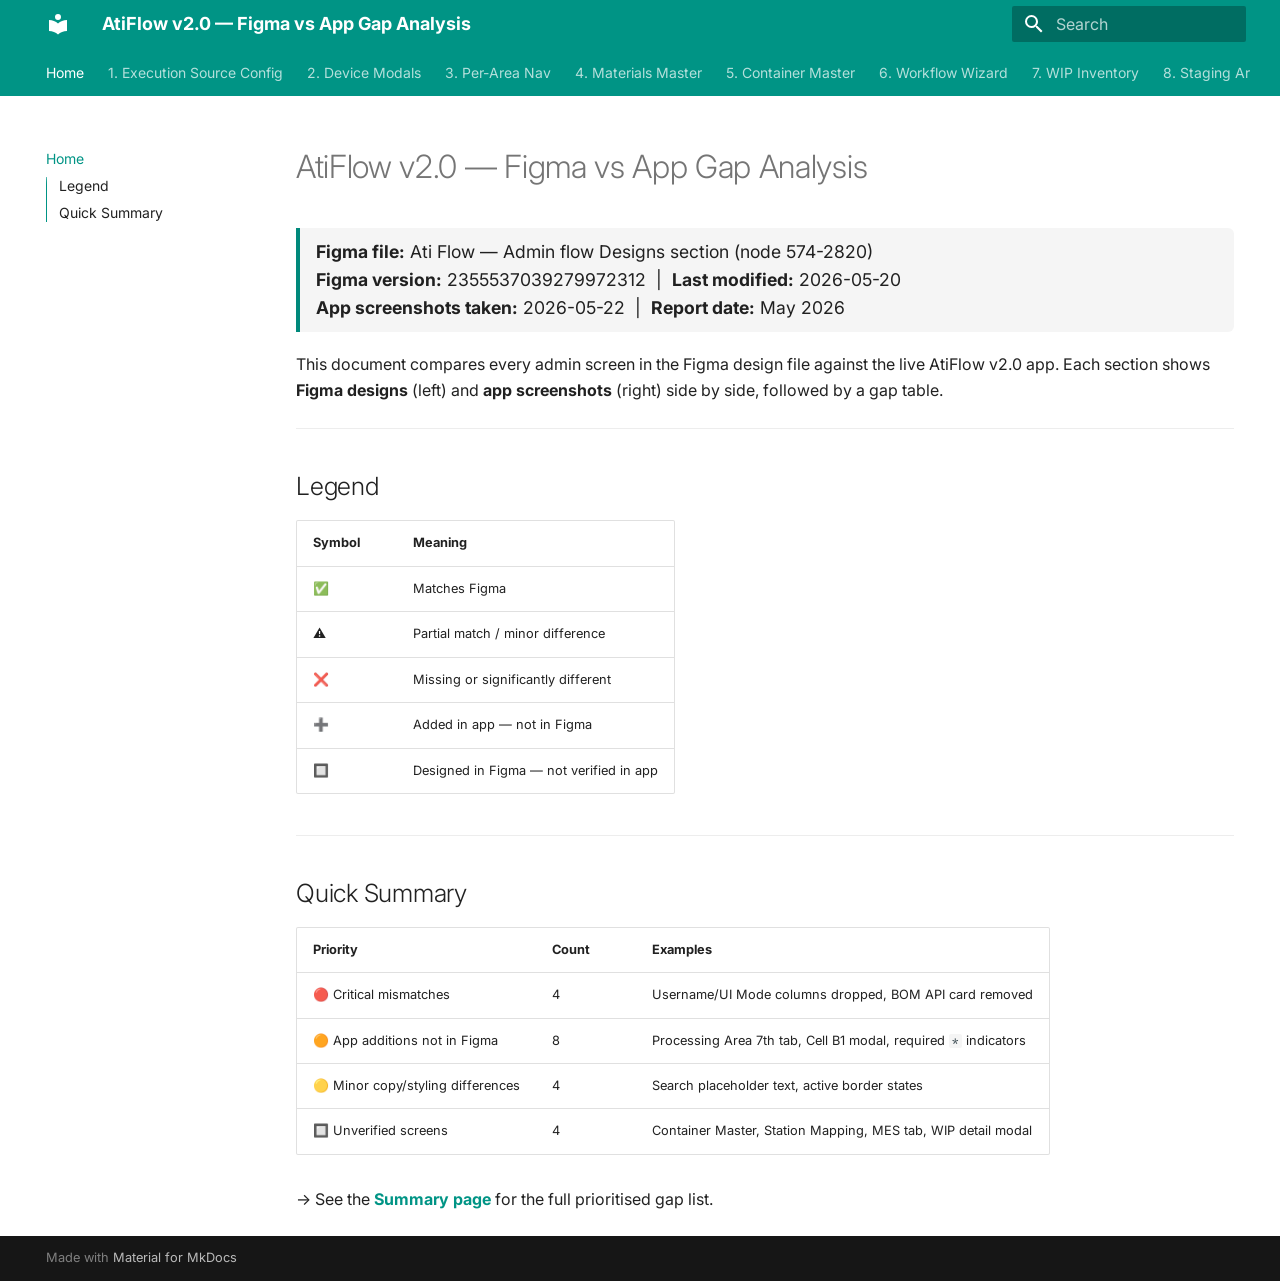
<file: index.html>
<!doctype html>
<html lang="en" class="no-js">
  <head>
    
      <meta charset="utf-8">
      <meta name="viewport" content="width=device-width,initial-scale=1">
      
        <meta name="description" content="Screen-by-screen comparison of Figma designs against the live AtiFlow admin app">
      
      
        <meta name="author" content="AtiMotors Design & Engineering">
      
      
      
      
        <link rel="next" href="exec-source-config/">
      
      
        
      
      
      <link rel="icon" href="assets/images/favicon.png">
      <meta name="generator" content="mkdocs-1.6.1, mkdocs-material-9.7.6">
    
    
      
        <title>AtiFlow v2.0 — Figma vs App Gap Analysis</title>
      
    
    
      <link rel="stylesheet" href="assets/stylesheets/main.484c7ddc.min.css">
      
        
        <link rel="stylesheet" href="assets/stylesheets/palette.ab4e12ef.min.css">
      
      


    
    
      
    
    
      
        
        
        <link rel="preconnect" href="https://fonts.gstatic.com" crossorigin>
        <link rel="stylesheet" href="https://fonts.googleapis.com/css?family=Inter:300,300i,400,400i,700,700i%7CJetBrains+Mono:400,400i,700,700i&display=fallback">
        <style>:root{--md-text-font:"Inter";--md-code-font:"JetBrains Mono"}</style>
      
    
    
      <link rel="stylesheet" href="assets/extra.css">
    
    <script>__md_scope=new URL(".",location),__md_hash=e=>[...e].reduce(((e,_)=>(e<<5)-e+_.charCodeAt(0)),0),__md_get=(e,_=localStorage,t=__md_scope)=>JSON.parse(_.getItem(t.pathname+"."+e)),__md_set=(e,_,t=localStorage,a=__md_scope)=>{try{t.setItem(a.pathname+"."+e,JSON.stringify(_))}catch(e){}}</script>
    
      

    
    
  </head>
  
  
    
    
    
    
    
    <body dir="ltr" data-md-color-scheme="default" data-md-color-primary="teal" data-md-color-accent="teal">
  
    
    <input class="md-toggle" data-md-toggle="drawer" type="checkbox" id="__drawer" autocomplete="off">
    <input class="md-toggle" data-md-toggle="search" type="checkbox" id="__search" autocomplete="off">
    <label class="md-overlay" for="__drawer"></label>
    <div data-md-component="skip">
      
        
        <a href="#atiflow-v20-figma-vs-app-gap-analysis" class="md-skip">
          Skip to content
        </a>
      
    </div>
    <div data-md-component="announce">
      
    </div>
    
    
      

<header class="md-header" data-md-component="header">
  <nav class="md-header__inner md-grid" aria-label="Header">
    <a href="." title="AtiFlow v2.0 — Figma vs App Gap Analysis" class="md-header__button md-logo" aria-label="AtiFlow v2.0 — Figma vs App Gap Analysis" data-md-component="logo">
      
  
  <svg xmlns="http://www.w3.org/2000/svg" viewBox="0 0 24 24"><path d="M12 8a3 3 0 0 0 3-3 3 3 0 0 0-3-3 3 3 0 0 0-3 3 3 3 0 0 0 3 3m0 3.54C9.64 9.35 6.5 8 3 8v11c3.5 0 6.64 1.35 9 3.54 2.36-2.19 5.5-3.54 9-3.54V8c-3.5 0-6.64 1.35-9 3.54"/></svg>

    </a>
    <label class="md-header__button md-icon" for="__drawer">
      
      <svg xmlns="http://www.w3.org/2000/svg" viewBox="0 0 24 24"><path d="M3 6h18v2H3zm0 5h18v2H3zm0 5h18v2H3z"/></svg>
    </label>
    <div class="md-header__title" data-md-component="header-title">
      <div class="md-header__ellipsis">
        <div class="md-header__topic">
          <span class="md-ellipsis">
            AtiFlow v2.0 — Figma vs App Gap Analysis
          </span>
        </div>
        <div class="md-header__topic" data-md-component="header-topic">
          <span class="md-ellipsis">
            
              Home
            
          </span>
        </div>
      </div>
    </div>
    
      
    
    
    
    
      
      
        <label class="md-header__button md-icon" for="__search">
          
          <svg xmlns="http://www.w3.org/2000/svg" viewBox="0 0 24 24"><path d="M9.5 3A6.5 6.5 0 0 1 16 9.5c0 1.61-.59 3.09-1.56 4.23l.27.27h.79l5 5-1.5 1.5-5-5v-.79l-.27-.27A6.52 6.52 0 0 1 9.5 16 6.5 6.5 0 0 1 3 9.5 6.5 6.5 0 0 1 9.5 3m0 2C7 5 5 7 5 9.5S7 14 9.5 14 14 12 14 9.5 12 5 9.5 5"/></svg>
        </label>
        <div class="md-search" data-md-component="search" role="dialog">
  <label class="md-search__overlay" for="__search"></label>
  <div class="md-search__inner" role="search">
    <form class="md-search__form" name="search">
      <input type="text" class="md-search__input" name="query" aria-label="Search" placeholder="Search" autocapitalize="off" autocorrect="off" autocomplete="off" spellcheck="false" data-md-component="search-query" required>
      <label class="md-search__icon md-icon" for="__search">
        
        <svg xmlns="http://www.w3.org/2000/svg" viewBox="0 0 24 24"><path d="M9.5 3A6.5 6.5 0 0 1 16 9.5c0 1.61-.59 3.09-1.56 4.23l.27.27h.79l5 5-1.5 1.5-5-5v-.79l-.27-.27A6.52 6.52 0 0 1 9.5 16 6.5 6.5 0 0 1 3 9.5 6.5 6.5 0 0 1 9.5 3m0 2C7 5 5 7 5 9.5S7 14 9.5 14 14 12 14 9.5 12 5 9.5 5"/></svg>
        
        <svg xmlns="http://www.w3.org/2000/svg" viewBox="0 0 24 24"><path d="M20 11v2H8l5.5 5.5-1.42 1.42L4.16 12l7.92-7.92L13.5 5.5 8 11z"/></svg>
      </label>
      <nav class="md-search__options" aria-label="Search">
        
        <button type="reset" class="md-search__icon md-icon" title="Clear" aria-label="Clear" tabindex="-1">
          
          <svg xmlns="http://www.w3.org/2000/svg" viewBox="0 0 24 24"><path d="M19 6.41 17.59 5 12 10.59 6.41 5 5 6.41 10.59 12 5 17.59 6.41 19 12 13.41 17.59 19 19 17.59 13.41 12z"/></svg>
        </button>
      </nav>
      
    </form>
    <div class="md-search__output">
      <div class="md-search__scrollwrap" tabindex="0" data-md-scrollfix>
        <div class="md-search-result" data-md-component="search-result">
          <div class="md-search-result__meta">
            Initializing search
          </div>
          <ol class="md-search-result__list" role="presentation"></ol>
        </div>
      </div>
    </div>
  </div>
</div>
      
    
    
  </nav>
  
</header>
    
    <div class="md-container" data-md-component="container">
      
      
        
          
            
<nav class="md-tabs" aria-label="Tabs" data-md-component="tabs">
  <div class="md-grid">
    <ul class="md-tabs__list">
      
        
  
  
  
    
  
  
    <li class="md-tabs__item md-tabs__item--active">
      <a href="." class="md-tabs__link">
        
  
  
    
  
  Home

      </a>
    </li>
  

      
        
  
  
  
  
    <li class="md-tabs__item">
      <a href="exec-source-config/" class="md-tabs__link">
        
  
  
    
  
  1. Execution Source Config

      </a>
    </li>
  

      
        
  
  
  
  
    <li class="md-tabs__item">
      <a href="device-modals/" class="md-tabs__link">
        
  
  
    
  
  2. Device Modals

      </a>
    </li>
  

      
        
  
  
  
  
    <li class="md-tabs__item">
      <a href="per-area-nav/" class="md-tabs__link">
        
  
  
    
  
  3. Per-Area Nav

      </a>
    </li>
  

      
        
  
  
  
  
    <li class="md-tabs__item">
      <a href="materials-master/" class="md-tabs__link">
        
  
  
    
  
  4. Materials Master

      </a>
    </li>
  

      
        
  
  
  
  
    <li class="md-tabs__item">
      <a href="container-master/" class="md-tabs__link">
        
  
  
    
  
  5. Container Master

      </a>
    </li>
  

      
        
  
  
  
  
    <li class="md-tabs__item">
      <a href="workflow-wizard/" class="md-tabs__link">
        
  
  
    
  
  6. Workflow Wizard

      </a>
    </li>
  

      
        
  
  
  
  
    <li class="md-tabs__item">
      <a href="wip-inventory/" class="md-tabs__link">
        
  
  
    
  
  7. WIP Inventory

      </a>
    </li>
  

      
        
  
  
  
  
    <li class="md-tabs__item">
      <a href="staging-area/" class="md-tabs__link">
        
  
  
    
  
  8. Staging Area

      </a>
    </li>
  

      
        
  
  
  
  
    <li class="md-tabs__item">
      <a href="station-mapping/" class="md-tabs__link">
        
  
  
    
  
  9. Station Mapping

      </a>
    </li>
  

      
        
  
  
  
  
    <li class="md-tabs__item">
      <a href="settings/" class="md-tabs__link">
        
  
  
    
  
  10. Settings

      </a>
    </li>
  

      
        
  
  
  
  
    <li class="md-tabs__item">
      <a href="sidebar/" class="md-tabs__link">
        
  
  
    
  
  11. Sidebar

      </a>
    </li>
  

      
        
  
  
  
  
    <li class="md-tabs__item">
      <a href="summary/" class="md-tabs__link">
        
  
  
    
  
  Summary

      </a>
    </li>
  

      
    </ul>
  </div>
</nav>
          
        
      
      <main class="md-main" data-md-component="main">
        <div class="md-main__inner md-grid">
          
            
              
              <div class="md-sidebar md-sidebar--primary" data-md-component="sidebar" data-md-type="navigation" >
                <div class="md-sidebar__scrollwrap">
                  <div class="md-sidebar__inner">
                    


  


  

<nav class="md-nav md-nav--primary md-nav--lifted md-nav--integrated" aria-label="Navigation" data-md-level="0">
  <label class="md-nav__title" for="__drawer">
    <a href="." title="AtiFlow v2.0 — Figma vs App Gap Analysis" class="md-nav__button md-logo" aria-label="AtiFlow v2.0 — Figma vs App Gap Analysis" data-md-component="logo">
      
  
  <svg xmlns="http://www.w3.org/2000/svg" viewBox="0 0 24 24"><path d="M12 8a3 3 0 0 0 3-3 3 3 0 0 0-3-3 3 3 0 0 0-3 3 3 3 0 0 0 3 3m0 3.54C9.64 9.35 6.5 8 3 8v11c3.5 0 6.64 1.35 9 3.54 2.36-2.19 5.5-3.54 9-3.54V8c-3.5 0-6.64 1.35-9 3.54"/></svg>

    </a>
    AtiFlow v2.0 — Figma vs App Gap Analysis
  </label>
  
  <ul class="md-nav__list" data-md-scrollfix>
    
      
      
  
  
    
  
  
  
    <li class="md-nav__item md-nav__item--active">
      
      <input class="md-nav__toggle md-toggle" type="checkbox" id="__toc">
      
      
        
      
      
        <label class="md-nav__link md-nav__link--active" for="__toc">
          
  
  
  <span class="md-ellipsis">
    
  
    Home
  

    
  </span>
  
  

          <span class="md-nav__icon md-icon"></span>
        </label>
      
      <a href="." class="md-nav__link md-nav__link--active">
        
  
  
  <span class="md-ellipsis">
    
  
    Home
  

    
  </span>
  
  

      </a>
      
        

<nav class="md-nav md-nav--secondary" aria-label="Table of contents">
  
  
  
    
  
  
    <label class="md-nav__title" for="__toc">
      <span class="md-nav__icon md-icon"></span>
      Table of contents
    </label>
    <ul class="md-nav__list" data-md-component="toc" data-md-scrollfix>
      
        <li class="md-nav__item">
  <a href="#legend" class="md-nav__link">
    <span class="md-ellipsis">
      
        Legend
      
    </span>
  </a>
  
</li>
      
        <li class="md-nav__item">
  <a href="#quick-summary" class="md-nav__link">
    <span class="md-ellipsis">
      
        Quick Summary
      
    </span>
  </a>
  
</li>
      
    </ul>
  
</nav>
      
    </li>
  

    
      
      
  
  
  
  
    <li class="md-nav__item">
      <a href="exec-source-config/" class="md-nav__link">
        
  
  
  <span class="md-ellipsis">
    
  
    1. Execution Source Config
  

    
  </span>
  
  

      </a>
    </li>
  

    
      
      
  
  
  
  
    <li class="md-nav__item">
      <a href="device-modals/" class="md-nav__link">
        
  
  
  <span class="md-ellipsis">
    
  
    2. Device Modals
  

    
  </span>
  
  

      </a>
    </li>
  

    
      
      
  
  
  
  
    <li class="md-nav__item">
      <a href="per-area-nav/" class="md-nav__link">
        
  
  
  <span class="md-ellipsis">
    
  
    3. Per-Area Nav
  

    
  </span>
  
  

      </a>
    </li>
  

    
      
      
  
  
  
  
    <li class="md-nav__item">
      <a href="materials-master/" class="md-nav__link">
        
  
  
  <span class="md-ellipsis">
    
  
    4. Materials Master
  

    
  </span>
  
  

      </a>
    </li>
  

    
      
      
  
  
  
  
    <li class="md-nav__item">
      <a href="container-master/" class="md-nav__link">
        
  
  
  <span class="md-ellipsis">
    
  
    5. Container Master
  

    
  </span>
  
  

      </a>
    </li>
  

    
      
      
  
  
  
  
    <li class="md-nav__item">
      <a href="workflow-wizard/" class="md-nav__link">
        
  
  
  <span class="md-ellipsis">
    
  
    6. Workflow Wizard
  

    
  </span>
  
  

      </a>
    </li>
  

    
      
      
  
  
  
  
    <li class="md-nav__item">
      <a href="wip-inventory/" class="md-nav__link">
        
  
  
  <span class="md-ellipsis">
    
  
    7. WIP Inventory
  

    
  </span>
  
  

      </a>
    </li>
  

    
      
      
  
  
  
  
    <li class="md-nav__item">
      <a href="staging-area/" class="md-nav__link">
        
  
  
  <span class="md-ellipsis">
    
  
    8. Staging Area
  

    
  </span>
  
  

      </a>
    </li>
  

    
      
      
  
  
  
  
    <li class="md-nav__item">
      <a href="station-mapping/" class="md-nav__link">
        
  
  
  <span class="md-ellipsis">
    
  
    9. Station Mapping
  

    
  </span>
  
  

      </a>
    </li>
  

    
      
      
  
  
  
  
    <li class="md-nav__item">
      <a href="settings/" class="md-nav__link">
        
  
  
  <span class="md-ellipsis">
    
  
    10. Settings
  

    
  </span>
  
  

      </a>
    </li>
  

    
      
      
  
  
  
  
    <li class="md-nav__item">
      <a href="sidebar/" class="md-nav__link">
        
  
  
  <span class="md-ellipsis">
    
  
    11. Sidebar
  

    
  </span>
  
  

      </a>
    </li>
  

    
      
      
  
  
  
  
    <li class="md-nav__item">
      <a href="summary/" class="md-nav__link">
        
  
  
  <span class="md-ellipsis">
    
  
    Summary
  

    
  </span>
  
  

      </a>
    </li>
  

    
  </ul>
</nav>
                  </div>
                </div>
              </div>
            
            
          
          
            <div class="md-content" data-md-component="content">
              
              <article class="md-content__inner md-typeset">
                
                  



<h1 id="atiflow-v20-figma-vs-app-gap-analysis">AtiFlow v2.0 — Figma vs App Gap Analysis</h1>
<div class="section-meta">
  <strong>Figma file:</strong> Ati Flow — Admin flow Designs section (node 574-2820)<br>
  <strong>Figma version:</strong> 2355537039279972312 &nbsp;|&nbsp; <strong>Last modified:</strong> 2026-05-20<br>
  <strong>App screenshots taken:</strong> 2026-05-22 &nbsp;|&nbsp; <strong>Report date:</strong> May 2026
</div>

<p>This document compares every admin screen in the Figma design file against the live AtiFlow v2.0 app.
Each section shows <strong>Figma designs</strong> (left) and <strong>app screenshots</strong> (right) side by side, followed by a gap table.</p>
<hr />
<h2 id="legend">Legend</h2>
<table>
<thead>
<tr>
<th>Symbol</th>
<th>Meaning</th>
</tr>
</thead>
<tbody>
<tr>
<td>✅</td>
<td>Matches Figma</td>
</tr>
<tr>
<td>⚠️</td>
<td>Partial match / minor difference</td>
</tr>
<tr>
<td>❌</td>
<td>Missing or significantly different</td>
</tr>
<tr>
<td>➕</td>
<td>Added in app — not in Figma</td>
</tr>
<tr>
<td>🔲</td>
<td>Designed in Figma — not verified in app</td>
</tr>
</tbody>
</table>
<hr />
<h2 id="quick-summary">Quick Summary</h2>
<table>
<thead>
<tr>
<th>Priority</th>
<th>Count</th>
<th>Examples</th>
</tr>
</thead>
<tbody>
<tr>
<td>🔴 Critical mismatches</td>
<td>4</td>
<td>Username/UI Mode columns dropped, BOM API card removed</td>
</tr>
<tr>
<td>🟠 App additions not in Figma</td>
<td>8</td>
<td>Processing Area 7th tab, Cell B1 modal, required <code>*</code> indicators</td>
</tr>
<tr>
<td>🟡 Minor copy/styling differences</td>
<td>4</td>
<td>Search placeholder text, active border states</td>
</tr>
<tr>
<td>🔲 Unverified screens</td>
<td>4</td>
<td>Container Master, Station Mapping, MES tab, WIP detail modal</td>
</tr>
</tbody>
</table>
<p>→ See the <strong><a href="summary/">Summary page</a></strong> for the full prioritised gap list.</p>












                
              </article>
            </div>
          
          
<script>var target=document.getElementById(location.hash.slice(1));target&&target.name&&(target.checked=target.name.startsWith("__tabbed_"))</script>
        </div>
        
          <button type="button" class="md-top md-icon" data-md-component="top" hidden>
  
  <svg xmlns="http://www.w3.org/2000/svg" viewBox="0 0 24 24"><path d="M13 20h-2V8l-5.5 5.5-1.42-1.42L12 4.16l7.92 7.92-1.42 1.42L13 8z"/></svg>
  Back to top
</button>
        
      </main>
      
        <footer class="md-footer">
  
  <div class="md-footer-meta md-typeset">
    <div class="md-footer-meta__inner md-grid">
      <div class="md-copyright">
  
  
    Made with
    <a href="https://squidfunk.github.io/mkdocs-material/" target="_blank" rel="noopener">
      Material for MkDocs
    </a>
  
</div>
      
    </div>
  </div>
</footer>
      
    </div>
    <div class="md-dialog" data-md-component="dialog">
      <div class="md-dialog__inner md-typeset"></div>
    </div>
    
    
    
      
      
      <script id="__config" type="application/json">{"annotate": null, "base": ".", "features": ["navigation.tabs", "navigation.sections", "navigation.top", "toc.integrate", "content.tooltips", "search.highlight"], "search": "assets/javascripts/workers/search.2c215733.min.js", "tags": null, "translations": {"clipboard.copied": "Copied to clipboard", "clipboard.copy": "Copy to clipboard", "search.result.more.one": "1 more on this page", "search.result.more.other": "# more on this page", "search.result.none": "No matching documents", "search.result.one": "1 matching document", "search.result.other": "# matching documents", "search.result.placeholder": "Type to start searching", "search.result.term.missing": "Missing", "select.version": "Select version"}, "version": null}</script>
    
    
      <script src="assets/javascripts/bundle.79ae519e.min.js"></script>
      
    
  </body>
</html>
</file>
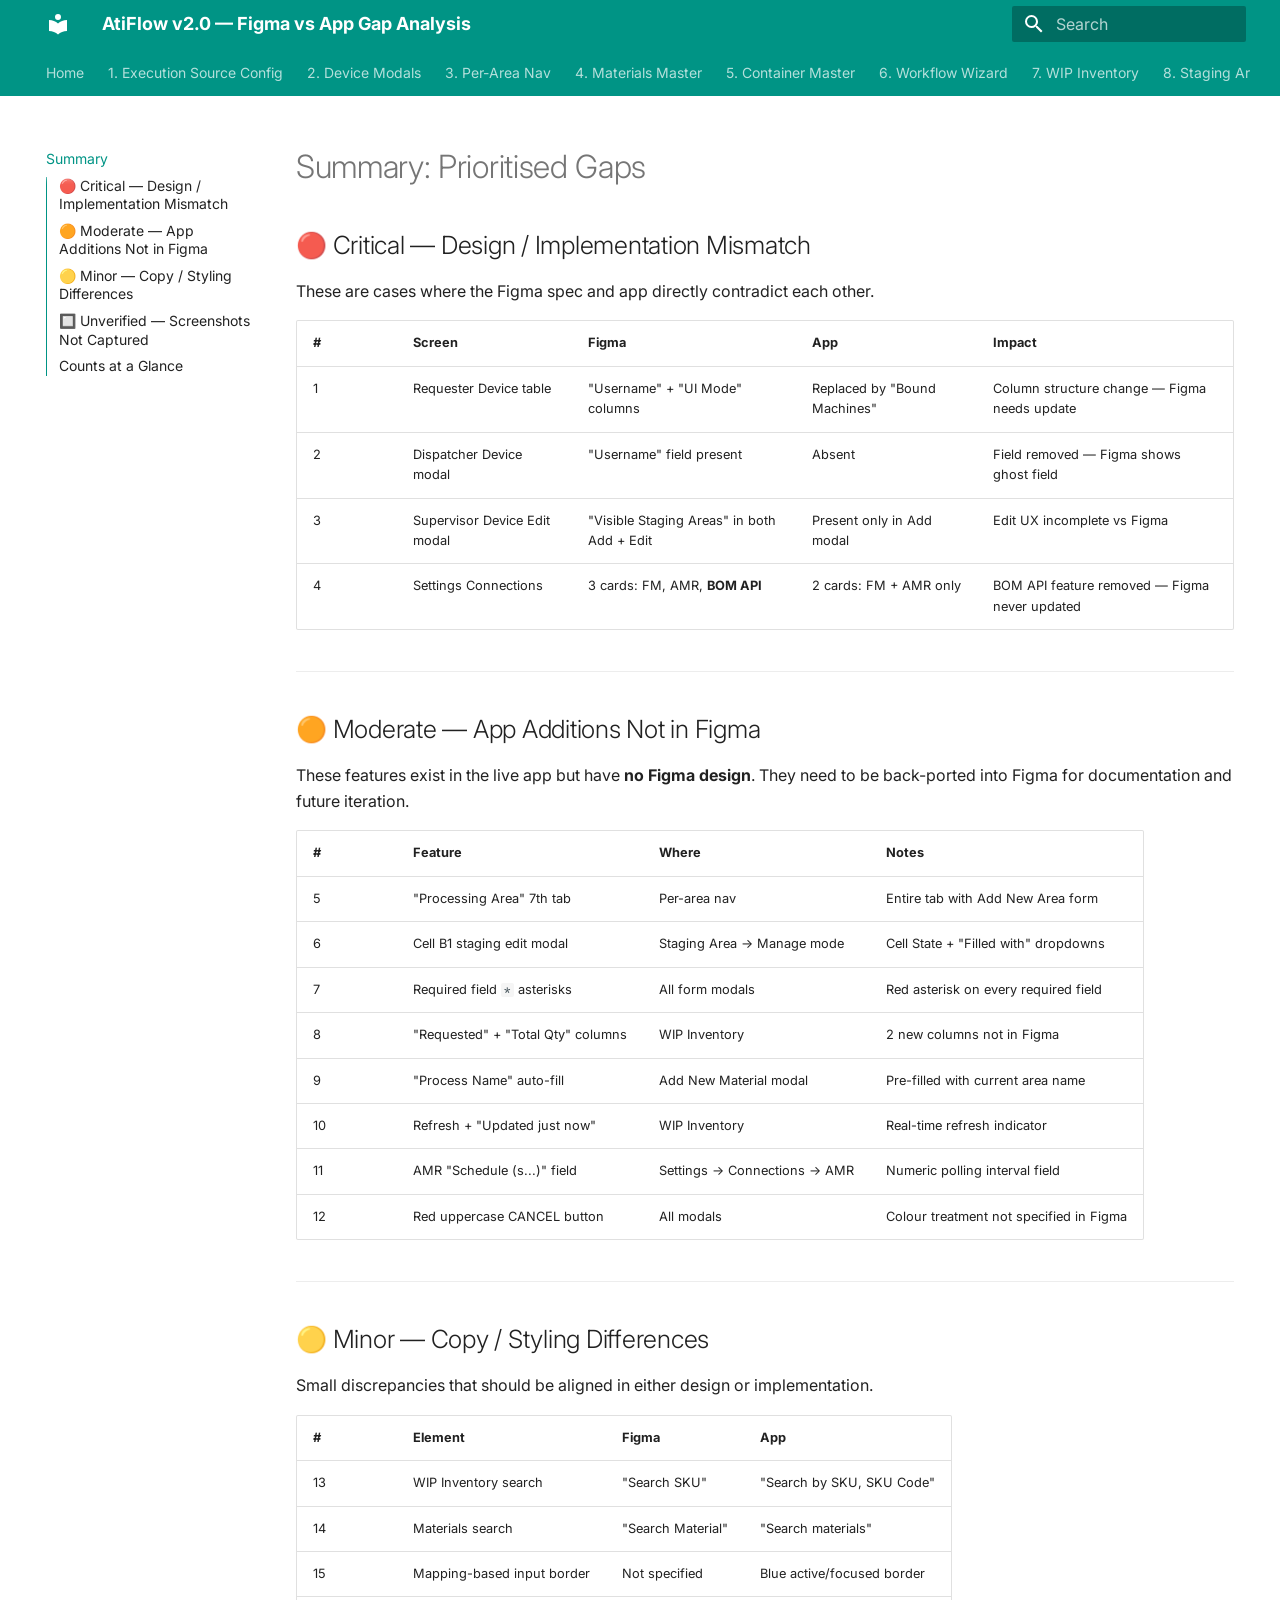
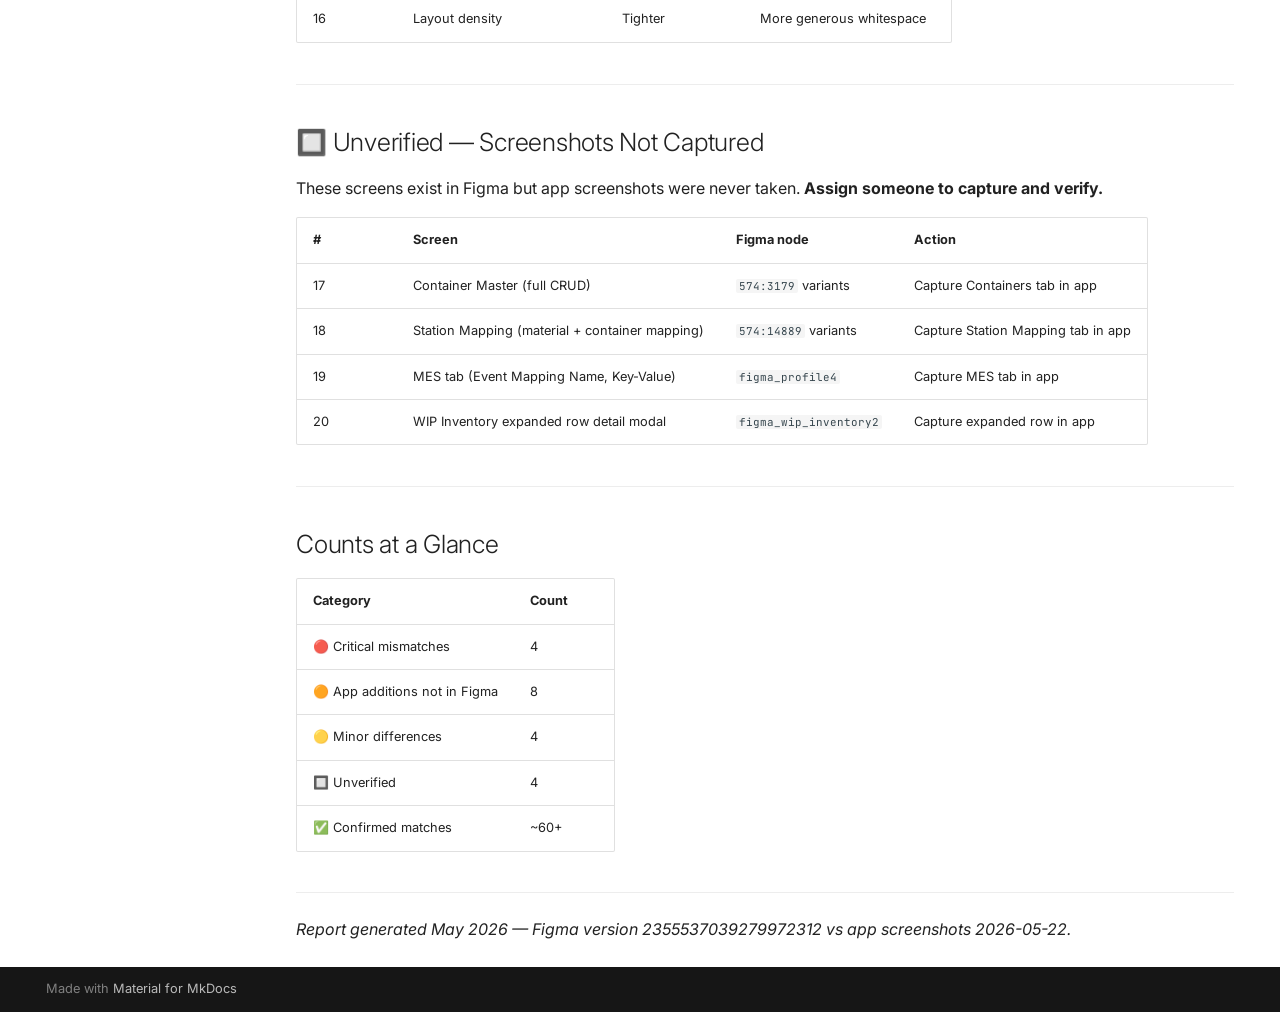
<file: summary/index.html>
<!doctype html>
<html lang="en" class="no-js">
  <head>
    
      <meta charset="utf-8">
      <meta name="viewport" content="width=device-width,initial-scale=1">
      
        <meta name="description" content="Screen-by-screen comparison of Figma designs against the live AtiFlow admin app">
      
      
        <meta name="author" content="AtiMotors Design & Engineering">
      
      
      
        <link rel="prev" href="../sidebar/">
      
      
      
        
      
      
      <link rel="icon" href="../assets/images/favicon.png">
      <meta name="generator" content="mkdocs-1.6.1, mkdocs-material-9.7.6">
    
    
      
        <title>Summary - AtiFlow v2.0 — Figma vs App Gap Analysis</title>
      
    
    
      <link rel="stylesheet" href="../assets/stylesheets/main.484c7ddc.min.css">
      
        
        <link rel="stylesheet" href="../assets/stylesheets/palette.ab4e12ef.min.css">
      
      


    
    
      
    
    
      
        
        
        <link rel="preconnect" href="https://fonts.gstatic.com" crossorigin>
        <link rel="stylesheet" href="https://fonts.googleapis.com/css?family=Inter:300,300i,400,400i,700,700i%7CJetBrains+Mono:400,400i,700,700i&display=fallback">
        <style>:root{--md-text-font:"Inter";--md-code-font:"JetBrains Mono"}</style>
      
    
    
      <link rel="stylesheet" href="../assets/extra.css">
    
    <script>__md_scope=new URL("..",location),__md_hash=e=>[...e].reduce(((e,_)=>(e<<5)-e+_.charCodeAt(0)),0),__md_get=(e,_=localStorage,t=__md_scope)=>JSON.parse(_.getItem(t.pathname+"."+e)),__md_set=(e,_,t=localStorage,a=__md_scope)=>{try{t.setItem(a.pathname+"."+e,JSON.stringify(_))}catch(e){}}</script>
    
      

    
    
  </head>
  
  
    
    
    
    
    
    <body dir="ltr" data-md-color-scheme="default" data-md-color-primary="teal" data-md-color-accent="teal">
  
    
    <input class="md-toggle" data-md-toggle="drawer" type="checkbox" id="__drawer" autocomplete="off">
    <input class="md-toggle" data-md-toggle="search" type="checkbox" id="__search" autocomplete="off">
    <label class="md-overlay" for="__drawer"></label>
    <div data-md-component="skip">
      
        
        <a href="#summary-prioritised-gaps" class="md-skip">
          Skip to content
        </a>
      
    </div>
    <div data-md-component="announce">
      
    </div>
    
    
      

<header class="md-header" data-md-component="header">
  <nav class="md-header__inner md-grid" aria-label="Header">
    <a href=".." title="AtiFlow v2.0 — Figma vs App Gap Analysis" class="md-header__button md-logo" aria-label="AtiFlow v2.0 — Figma vs App Gap Analysis" data-md-component="logo">
      
  
  <svg xmlns="http://www.w3.org/2000/svg" viewBox="0 0 24 24"><path d="M12 8a3 3 0 0 0 3-3 3 3 0 0 0-3-3 3 3 0 0 0-3 3 3 3 0 0 0 3 3m0 3.54C9.64 9.35 6.5 8 3 8v11c3.5 0 6.64 1.35 9 3.54 2.36-2.19 5.5-3.54 9-3.54V8c-3.5 0-6.64 1.35-9 3.54"/></svg>

    </a>
    <label class="md-header__button md-icon" for="__drawer">
      
      <svg xmlns="http://www.w3.org/2000/svg" viewBox="0 0 24 24"><path d="M3 6h18v2H3zm0 5h18v2H3zm0 5h18v2H3z"/></svg>
    </label>
    <div class="md-header__title" data-md-component="header-title">
      <div class="md-header__ellipsis">
        <div class="md-header__topic">
          <span class="md-ellipsis">
            AtiFlow v2.0 — Figma vs App Gap Analysis
          </span>
        </div>
        <div class="md-header__topic" data-md-component="header-topic">
          <span class="md-ellipsis">
            
              Summary
            
          </span>
        </div>
      </div>
    </div>
    
      
    
    
    
    
      
      
        <label class="md-header__button md-icon" for="__search">
          
          <svg xmlns="http://www.w3.org/2000/svg" viewBox="0 0 24 24"><path d="M9.5 3A6.5 6.5 0 0 1 16 9.5c0 1.61-.59 3.09-1.56 4.23l.27.27h.79l5 5-1.5 1.5-5-5v-.79l-.27-.27A6.52 6.52 0 0 1 9.5 16 6.5 6.5 0 0 1 3 9.5 6.5 6.5 0 0 1 9.5 3m0 2C7 5 5 7 5 9.5S7 14 9.5 14 14 12 14 9.5 12 5 9.5 5"/></svg>
        </label>
        <div class="md-search" data-md-component="search" role="dialog">
  <label class="md-search__overlay" for="__search"></label>
  <div class="md-search__inner" role="search">
    <form class="md-search__form" name="search">
      <input type="text" class="md-search__input" name="query" aria-label="Search" placeholder="Search" autocapitalize="off" autocorrect="off" autocomplete="off" spellcheck="false" data-md-component="search-query" required>
      <label class="md-search__icon md-icon" for="__search">
        
        <svg xmlns="http://www.w3.org/2000/svg" viewBox="0 0 24 24"><path d="M9.5 3A6.5 6.5 0 0 1 16 9.5c0 1.61-.59 3.09-1.56 4.23l.27.27h.79l5 5-1.5 1.5-5-5v-.79l-.27-.27A6.52 6.52 0 0 1 9.5 16 6.5 6.5 0 0 1 3 9.5 6.5 6.5 0 0 1 9.5 3m0 2C7 5 5 7 5 9.5S7 14 9.5 14 14 12 14 9.5 12 5 9.5 5"/></svg>
        
        <svg xmlns="http://www.w3.org/2000/svg" viewBox="0 0 24 24"><path d="M20 11v2H8l5.5 5.5-1.42 1.42L4.16 12l7.92-7.92L13.5 5.5 8 11z"/></svg>
      </label>
      <nav class="md-search__options" aria-label="Search">
        
        <button type="reset" class="md-search__icon md-icon" title="Clear" aria-label="Clear" tabindex="-1">
          
          <svg xmlns="http://www.w3.org/2000/svg" viewBox="0 0 24 24"><path d="M19 6.41 17.59 5 12 10.59 6.41 5 5 6.41 10.59 12 5 17.59 6.41 19 12 13.41 17.59 19 19 17.59 13.41 12z"/></svg>
        </button>
      </nav>
      
    </form>
    <div class="md-search__output">
      <div class="md-search__scrollwrap" tabindex="0" data-md-scrollfix>
        <div class="md-search-result" data-md-component="search-result">
          <div class="md-search-result__meta">
            Initializing search
          </div>
          <ol class="md-search-result__list" role="presentation"></ol>
        </div>
      </div>
    </div>
  </div>
</div>
      
    
    
  </nav>
  
</header>
    
    <div class="md-container" data-md-component="container">
      
      
        
          
            
<nav class="md-tabs" aria-label="Tabs" data-md-component="tabs">
  <div class="md-grid">
    <ul class="md-tabs__list">
      
        
  
  
  
  
    <li class="md-tabs__item">
      <a href=".." class="md-tabs__link">
        
  
  
    
  
  Home

      </a>
    </li>
  

      
        
  
  
  
  
    <li class="md-tabs__item">
      <a href="../exec-source-config/" class="md-tabs__link">
        
  
  
    
  
  1. Execution Source Config

      </a>
    </li>
  

      
        
  
  
  
  
    <li class="md-tabs__item">
      <a href="../device-modals/" class="md-tabs__link">
        
  
  
    
  
  2. Device Modals

      </a>
    </li>
  

      
        
  
  
  
  
    <li class="md-tabs__item">
      <a href="../per-area-nav/" class="md-tabs__link">
        
  
  
    
  
  3. Per-Area Nav

      </a>
    </li>
  

      
        
  
  
  
  
    <li class="md-tabs__item">
      <a href="../materials-master/" class="md-tabs__link">
        
  
  
    
  
  4. Materials Master

      </a>
    </li>
  

      
        
  
  
  
  
    <li class="md-tabs__item">
      <a href="../container-master/" class="md-tabs__link">
        
  
  
    
  
  5. Container Master

      </a>
    </li>
  

      
        
  
  
  
  
    <li class="md-tabs__item">
      <a href="../workflow-wizard/" class="md-tabs__link">
        
  
  
    
  
  6. Workflow Wizard

      </a>
    </li>
  

      
        
  
  
  
  
    <li class="md-tabs__item">
      <a href="../wip-inventory/" class="md-tabs__link">
        
  
  
    
  
  7. WIP Inventory

      </a>
    </li>
  

      
        
  
  
  
  
    <li class="md-tabs__item">
      <a href="../staging-area/" class="md-tabs__link">
        
  
  
    
  
  8. Staging Area

      </a>
    </li>
  

      
        
  
  
  
  
    <li class="md-tabs__item">
      <a href="../station-mapping/" class="md-tabs__link">
        
  
  
    
  
  9. Station Mapping

      </a>
    </li>
  

      
        
  
  
  
  
    <li class="md-tabs__item">
      <a href="../settings/" class="md-tabs__link">
        
  
  
    
  
  10. Settings

      </a>
    </li>
  

      
        
  
  
  
  
    <li class="md-tabs__item">
      <a href="../sidebar/" class="md-tabs__link">
        
  
  
    
  
  11. Sidebar

      </a>
    </li>
  

      
        
  
  
  
    
  
  
    <li class="md-tabs__item md-tabs__item--active">
      <a href="./" class="md-tabs__link">
        
  
  
    
  
  Summary

      </a>
    </li>
  

      
    </ul>
  </div>
</nav>
          
        
      
      <main class="md-main" data-md-component="main">
        <div class="md-main__inner md-grid">
          
            
              
              <div class="md-sidebar md-sidebar--primary" data-md-component="sidebar" data-md-type="navigation" >
                <div class="md-sidebar__scrollwrap">
                  <div class="md-sidebar__inner">
                    


  


  

<nav class="md-nav md-nav--primary md-nav--lifted md-nav--integrated" aria-label="Navigation" data-md-level="0">
  <label class="md-nav__title" for="__drawer">
    <a href=".." title="AtiFlow v2.0 — Figma vs App Gap Analysis" class="md-nav__button md-logo" aria-label="AtiFlow v2.0 — Figma vs App Gap Analysis" data-md-component="logo">
      
  
  <svg xmlns="http://www.w3.org/2000/svg" viewBox="0 0 24 24"><path d="M12 8a3 3 0 0 0 3-3 3 3 0 0 0-3-3 3 3 0 0 0-3 3 3 3 0 0 0 3 3m0 3.54C9.64 9.35 6.5 8 3 8v11c3.5 0 6.64 1.35 9 3.54 2.36-2.19 5.5-3.54 9-3.54V8c-3.5 0-6.64 1.35-9 3.54"/></svg>

    </a>
    AtiFlow v2.0 — Figma vs App Gap Analysis
  </label>
  
  <ul class="md-nav__list" data-md-scrollfix>
    
      
      
  
  
  
  
    <li class="md-nav__item">
      <a href=".." class="md-nav__link">
        
  
  
  <span class="md-ellipsis">
    
  
    Home
  

    
  </span>
  
  

      </a>
    </li>
  

    
      
      
  
  
  
  
    <li class="md-nav__item">
      <a href="../exec-source-config/" class="md-nav__link">
        
  
  
  <span class="md-ellipsis">
    
  
    1. Execution Source Config
  

    
  </span>
  
  

      </a>
    </li>
  

    
      
      
  
  
  
  
    <li class="md-nav__item">
      <a href="../device-modals/" class="md-nav__link">
        
  
  
  <span class="md-ellipsis">
    
  
    2. Device Modals
  

    
  </span>
  
  

      </a>
    </li>
  

    
      
      
  
  
  
  
    <li class="md-nav__item">
      <a href="../per-area-nav/" class="md-nav__link">
        
  
  
  <span class="md-ellipsis">
    
  
    3. Per-Area Nav
  

    
  </span>
  
  

      </a>
    </li>
  

    
      
      
  
  
  
  
    <li class="md-nav__item">
      <a href="../materials-master/" class="md-nav__link">
        
  
  
  <span class="md-ellipsis">
    
  
    4. Materials Master
  

    
  </span>
  
  

      </a>
    </li>
  

    
      
      
  
  
  
  
    <li class="md-nav__item">
      <a href="../container-master/" class="md-nav__link">
        
  
  
  <span class="md-ellipsis">
    
  
    5. Container Master
  

    
  </span>
  
  

      </a>
    </li>
  

    
      
      
  
  
  
  
    <li class="md-nav__item">
      <a href="../workflow-wizard/" class="md-nav__link">
        
  
  
  <span class="md-ellipsis">
    
  
    6. Workflow Wizard
  

    
  </span>
  
  

      </a>
    </li>
  

    
      
      
  
  
  
  
    <li class="md-nav__item">
      <a href="../wip-inventory/" class="md-nav__link">
        
  
  
  <span class="md-ellipsis">
    
  
    7. WIP Inventory
  

    
  </span>
  
  

      </a>
    </li>
  

    
      
      
  
  
  
  
    <li class="md-nav__item">
      <a href="../staging-area/" class="md-nav__link">
        
  
  
  <span class="md-ellipsis">
    
  
    8. Staging Area
  

    
  </span>
  
  

      </a>
    </li>
  

    
      
      
  
  
  
  
    <li class="md-nav__item">
      <a href="../station-mapping/" class="md-nav__link">
        
  
  
  <span class="md-ellipsis">
    
  
    9. Station Mapping
  

    
  </span>
  
  

      </a>
    </li>
  

    
      
      
  
  
  
  
    <li class="md-nav__item">
      <a href="../settings/" class="md-nav__link">
        
  
  
  <span class="md-ellipsis">
    
  
    10. Settings
  

    
  </span>
  
  

      </a>
    </li>
  

    
      
      
  
  
  
  
    <li class="md-nav__item">
      <a href="../sidebar/" class="md-nav__link">
        
  
  
  <span class="md-ellipsis">
    
  
    11. Sidebar
  

    
  </span>
  
  

      </a>
    </li>
  

    
      
      
  
  
    
  
  
  
    <li class="md-nav__item md-nav__item--active">
      
      <input class="md-nav__toggle md-toggle" type="checkbox" id="__toc">
      
      
        
      
      
        <label class="md-nav__link md-nav__link--active" for="__toc">
          
  
  
  <span class="md-ellipsis">
    
  
    Summary
  

    
  </span>
  
  

          <span class="md-nav__icon md-icon"></span>
        </label>
      
      <a href="./" class="md-nav__link md-nav__link--active">
        
  
  
  <span class="md-ellipsis">
    
  
    Summary
  

    
  </span>
  
  

      </a>
      
        

<nav class="md-nav md-nav--secondary" aria-label="Table of contents">
  
  
  
    
  
  
    <label class="md-nav__title" for="__toc">
      <span class="md-nav__icon md-icon"></span>
      Table of contents
    </label>
    <ul class="md-nav__list" data-md-component="toc" data-md-scrollfix>
      
        <li class="md-nav__item">
  <a href="#critical-design-implementation-mismatch" class="md-nav__link">
    <span class="md-ellipsis">
      
        🔴 Critical — Design / Implementation Mismatch
      
    </span>
  </a>
  
</li>
      
        <li class="md-nav__item">
  <a href="#moderate-app-additions-not-in-figma" class="md-nav__link">
    <span class="md-ellipsis">
      
        🟠 Moderate — App Additions Not in Figma
      
    </span>
  </a>
  
</li>
      
        <li class="md-nav__item">
  <a href="#minor-copy-styling-differences" class="md-nav__link">
    <span class="md-ellipsis">
      
        🟡 Minor — Copy / Styling Differences
      
    </span>
  </a>
  
</li>
      
        <li class="md-nav__item">
  <a href="#unverified-screenshots-not-captured" class="md-nav__link">
    <span class="md-ellipsis">
      
        🔲 Unverified — Screenshots Not Captured
      
    </span>
  </a>
  
</li>
      
        <li class="md-nav__item">
  <a href="#counts-at-a-glance" class="md-nav__link">
    <span class="md-ellipsis">
      
        Counts at a Glance
      
    </span>
  </a>
  
</li>
      
    </ul>
  
</nav>
      
    </li>
  

    
  </ul>
</nav>
                  </div>
                </div>
              </div>
            
            
          
          
            <div class="md-content" data-md-component="content">
              
              <article class="md-content__inner md-typeset">
                
                  



<h1 id="summary-prioritised-gaps">Summary: Prioritised Gaps</h1>
<h2 id="critical-design-implementation-mismatch">🔴 Critical — Design / Implementation Mismatch</h2>
<p>These are cases where the Figma spec and app directly contradict each other.</p>
<table>
<thead>
<tr>
<th>#</th>
<th>Screen</th>
<th>Figma</th>
<th>App</th>
<th>Impact</th>
</tr>
</thead>
<tbody>
<tr>
<td>1</td>
<td>Requester Device table</td>
<td>"Username" + "UI Mode" columns</td>
<td>Replaced by "Bound Machines"</td>
<td>Column structure change — Figma needs update</td>
</tr>
<tr>
<td>2</td>
<td>Dispatcher Device modal</td>
<td>"Username" field present</td>
<td>Absent</td>
<td>Field removed — Figma shows ghost field</td>
</tr>
<tr>
<td>3</td>
<td>Supervisor Device Edit modal</td>
<td>"Visible Staging Areas" in both Add + Edit</td>
<td>Present only in Add modal</td>
<td>Edit UX incomplete vs Figma</td>
</tr>
<tr>
<td>4</td>
<td>Settings Connections</td>
<td>3 cards: FM, AMR, <strong>BOM API</strong></td>
<td>2 cards: FM + AMR only</td>
<td>BOM API feature removed — Figma never updated</td>
</tr>
</tbody>
</table>
<hr />
<h2 id="moderate-app-additions-not-in-figma">🟠 Moderate — App Additions Not in Figma</h2>
<p>These features exist in the live app but have <strong>no Figma design</strong>. They need to be back-ported into Figma for documentation and future iteration.</p>
<table>
<thead>
<tr>
<th>#</th>
<th>Feature</th>
<th>Where</th>
<th>Notes</th>
</tr>
</thead>
<tbody>
<tr>
<td>5</td>
<td>"Processing Area" 7th tab</td>
<td>Per-area nav</td>
<td>Entire tab with Add New Area form</td>
</tr>
<tr>
<td>6</td>
<td>Cell B1 staging edit modal</td>
<td>Staging Area → Manage mode</td>
<td>Cell State + "Filled with" dropdowns</td>
</tr>
<tr>
<td>7</td>
<td>Required field <code>*</code> asterisks</td>
<td>All form modals</td>
<td>Red asterisk on every required field</td>
</tr>
<tr>
<td>8</td>
<td>"Requested" + "Total Qty" columns</td>
<td>WIP Inventory</td>
<td>2 new columns not in Figma</td>
</tr>
<tr>
<td>9</td>
<td>"Process Name" auto-fill</td>
<td>Add New Material modal</td>
<td>Pre-filled with current area name</td>
</tr>
<tr>
<td>10</td>
<td>Refresh + "Updated just now"</td>
<td>WIP Inventory</td>
<td>Real-time refresh indicator</td>
</tr>
<tr>
<td>11</td>
<td>AMR "Schedule (s...)" field</td>
<td>Settings → Connections → AMR</td>
<td>Numeric polling interval field</td>
</tr>
<tr>
<td>12</td>
<td>Red uppercase CANCEL button</td>
<td>All modals</td>
<td>Colour treatment not specified in Figma</td>
</tr>
</tbody>
</table>
<hr />
<h2 id="minor-copy-styling-differences">🟡 Minor — Copy / Styling Differences</h2>
<p>Small discrepancies that should be aligned in either design or implementation.</p>
<table>
<thead>
<tr>
<th>#</th>
<th>Element</th>
<th>Figma</th>
<th>App</th>
</tr>
</thead>
<tbody>
<tr>
<td>13</td>
<td>WIP Inventory search</td>
<td>"Search SKU"</td>
<td>"Search by SKU, SKU Code"</td>
</tr>
<tr>
<td>14</td>
<td>Materials search</td>
<td>"Search Material"</td>
<td>"Search materials"</td>
</tr>
<tr>
<td>15</td>
<td>Mapping-based input border</td>
<td>Not specified</td>
<td>Blue active/focused border</td>
</tr>
<tr>
<td>16</td>
<td>Layout density</td>
<td>Tighter</td>
<td>More generous whitespace</td>
</tr>
</tbody>
</table>
<hr />
<h2 id="unverified-screenshots-not-captured">🔲 Unverified — Screenshots Not Captured</h2>
<p>These screens exist in Figma but app screenshots were never taken. <strong>Assign someone to capture and verify.</strong></p>
<table>
<thead>
<tr>
<th>#</th>
<th>Screen</th>
<th>Figma node</th>
<th>Action</th>
</tr>
</thead>
<tbody>
<tr>
<td>17</td>
<td>Container Master (full CRUD)</td>
<td><code>574:3179</code> variants</td>
<td>Capture Containers tab in app</td>
</tr>
<tr>
<td>18</td>
<td>Station Mapping (material + container mapping)</td>
<td><code>574:14889</code> variants</td>
<td>Capture Station Mapping tab in app</td>
</tr>
<tr>
<td>19</td>
<td>MES tab (Event Mapping Name, Key-Value)</td>
<td><code>figma_profile4</code></td>
<td>Capture MES tab in app</td>
</tr>
<tr>
<td>20</td>
<td>WIP Inventory expanded row detail modal</td>
<td><code>figma_wip_inventory2</code></td>
<td>Capture expanded row in app</td>
</tr>
</tbody>
</table>
<hr />
<h2 id="counts-at-a-glance">Counts at a Glance</h2>
<table>
<thead>
<tr>
<th>Category</th>
<th>Count</th>
</tr>
</thead>
<tbody>
<tr>
<td>🔴 Critical mismatches</td>
<td>4</td>
</tr>
<tr>
<td>🟠 App additions not in Figma</td>
<td>8</td>
</tr>
<tr>
<td>🟡 Minor differences</td>
<td>4</td>
</tr>
<tr>
<td>🔲 Unverified</td>
<td>4</td>
</tr>
<tr>
<td>✅ Confirmed matches</td>
<td>~60+</td>
</tr>
</tbody>
</table>
<hr />
<p><em>Report generated May 2026 — Figma version 2355537039279972312 vs app screenshots 2026-05-22.</em></p>












                
              </article>
            </div>
          
          
<script>var target=document.getElementById(location.hash.slice(1));target&&target.name&&(target.checked=target.name.startsWith("__tabbed_"))</script>
        </div>
        
          <button type="button" class="md-top md-icon" data-md-component="top" hidden>
  
  <svg xmlns="http://www.w3.org/2000/svg" viewBox="0 0 24 24"><path d="M13 20h-2V8l-5.5 5.5-1.42-1.42L12 4.16l7.92 7.92-1.42 1.42L13 8z"/></svg>
  Back to top
</button>
        
      </main>
      
        <footer class="md-footer">
  
  <div class="md-footer-meta md-typeset">
    <div class="md-footer-meta__inner md-grid">
      <div class="md-copyright">
  
  
    Made with
    <a href="https://squidfunk.github.io/mkdocs-material/" target="_blank" rel="noopener">
      Material for MkDocs
    </a>
  
</div>
      
    </div>
  </div>
</footer>
      
    </div>
    <div class="md-dialog" data-md-component="dialog">
      <div class="md-dialog__inner md-typeset"></div>
    </div>
    
    
    
      
      
      <script id="__config" type="application/json">{"annotate": null, "base": "..", "features": ["navigation.tabs", "navigation.sections", "navigation.top", "toc.integrate", "content.tooltips", "search.highlight"], "search": "../assets/javascripts/workers/search.2c215733.min.js", "tags": null, "translations": {"clipboard.copied": "Copied to clipboard", "clipboard.copy": "Copy to clipboard", "search.result.more.one": "1 more on this page", "search.result.more.other": "# more on this page", "search.result.none": "No matching documents", "search.result.one": "1 matching document", "search.result.other": "# matching documents", "search.result.placeholder": "Type to start searching", "search.result.term.missing": "Missing", "select.version": "Select version"}, "version": null}</script>
    
    
      <script src="../assets/javascripts/bundle.79ae519e.min.js"></script>
      
    
  </body>
</html>
</file>
<file: assets/extra.css>
/* ── Screenshot comparison grid ─────────────────────────────────────── */
.compare-grid {
  display: grid;
  grid-template-columns: 1fr 1fr;
  gap: 1.2rem;
  margin: 1.2rem 0;
}
.compare-grid figure {
  margin: 0;
  background: #f8f9fa;
  border: 1px solid #e0e0e0;
  border-radius: 8px;
  overflow: hidden;
}
.compare-grid figure img {
  width: 100%;
  display: block;
  border-bottom: 1px solid #e0e0e0;
}
.compare-grid figcaption {
  padding: 6px 10px;
  font-size: 0.78rem;
  font-weight: 600;
  color: #555;
  background: #f0f0f0;
}
.compare-grid figcaption.figma  { background: #e3f2fd; color: #0d47a1; }
.compare-grid figcaption.app    { background: #e8f5e9; color: #1b5e20; }

/* ── Status badge pills ─────────────────────────────────────────────── */
.badge {
  display: inline-block;
  padding: 2px 8px;
  border-radius: 12px;
  font-size: 0.75rem;
  font-weight: 700;
  white-space: nowrap;
}
.badge.match    { background: #e8f5e9; color: #2e7d32; }
.badge.diff     { background: #fff8e1; color: #f57f17; }
.badge.missing  { background: #ffebee; color: #c62828; }
.badge.added    { background: #e3f2fd; color: #0d47a1; }
.badge.unverified { background: #f3e5f5; color: #4a148c; }

/* ── Section intro callout ──────────────────────────────────────────── */
.section-meta {
  background: #f5f5f5;
  border-left: 4px solid #00897b;
  padding: 10px 16px;
  border-radius: 0 6px 6px 0;
  font-size: 0.88rem;
  margin-bottom: 1rem;
}

/* single-image frame */
.screenshot-frame {
  border: 1px solid #ddd;
  border-radius: 8px;
  overflow: hidden;
  margin: 0.8rem 0;
  max-width: 800px;
}
.screenshot-frame img { width: 100%; display: block; }
.screenshot-frame .caption {
  background: #f5f5f5;
  padding: 5px 10px;
  font-size: 0.78rem;
  color: #666;
  font-weight: 600;
}
</file>
<file: assets/stylesheets/main.484c7ddc.min.css>
@charset "UTF-8";html{-webkit-text-size-adjust:none;-moz-text-size-adjust:none;text-size-adjust:none;box-sizing:border-box}*,:after,:before{box-sizing:inherit}@media (prefers-reduced-motion){*,:after,:before{transition:none!important}}body{margin:0}a,button,input,label{-webkit-tap-highlight-color:transparent}a{color:inherit;text-decoration:none}hr{border:0;box-sizing:initial;display:block;height:.05rem;overflow:visible;padding:0}small{font-size:80%}sub,sup{line-height:1em}img{border-style:none}table{border-collapse:initial;border-spacing:0}td,th{font-weight:400;vertical-align:top}button{background:#0000;border:0;font-family:inherit;font-size:inherit;margin:0;padding:0}input{border:0;outline:none}:root{--md-primary-fg-color:#4051b5;--md-primary-fg-color--light:#5d6cc0;--md-primary-fg-color--dark:#303fa1;--md-primary-bg-color:#fff;--md-primary-bg-color--light:#ffffffb3;--md-accent-fg-color:#526cfe;--md-accent-fg-color--transparent:#526cfe1a;--md-accent-bg-color:#fff;--md-accent-bg-color--light:#ffffffb3}[data-md-color-scheme=default]{color-scheme:light}[data-md-color-scheme=default] img[src$="#gh-dark-mode-only"],[data-md-color-scheme=default] img[src$="#only-dark"]{display:none}:root,[data-md-color-scheme=default]{--md-hue:225deg;--md-default-fg-color:#000000de;--md-default-fg-color--light:#0000008a;--md-default-fg-color--lighter:#00000052;--md-default-fg-color--lightest:#00000012;--md-default-bg-color:#fff;--md-default-bg-color--light:#ffffffb3;--md-default-bg-color--lighter:#ffffff4d;--md-default-bg-color--lightest:#ffffff1f;--md-code-fg-color:#36464e;--md-code-bg-color:#f5f5f5;--md-code-bg-color--light:#f5f5f5b3;--md-code-bg-color--lighter:#f5f5f54d;--md-code-hl-color:#4287ff;--md-code-hl-color--light:#4287ff1a;--md-code-hl-number-color:#d52a2a;--md-code-hl-special-color:#db1457;--md-code-hl-function-color:#a846b9;--md-code-hl-constant-color:#6e59d9;--md-code-hl-keyword-color:#3f6ec6;--md-code-hl-string-color:#1c7d4d;--md-code-hl-name-color:var(--md-code-fg-color);--md-code-hl-operator-color:var(--md-default-fg-color--light);--md-code-hl-punctuation-color:var(--md-default-fg-color--light);--md-code-hl-comment-color:var(--md-default-fg-color--light);--md-code-hl-generic-color:var(--md-default-fg-color--light);--md-code-hl-variable-color:var(--md-default-fg-color--light);--md-typeset-color:var(--md-default-fg-color);--md-typeset-a-color:var(--md-primary-fg-color);--md-typeset-del-color:#f5503d26;--md-typeset-ins-color:#0bd57026;--md-typeset-kbd-color:#fafafa;--md-typeset-kbd-accent-color:#fff;--md-typeset-kbd-border-color:#b8b8b8;--md-typeset-mark-color:#ffff0080;--md-typeset-table-color:#0000001f;--md-typeset-table-color--light:rgba(0,0,0,.035);--md-admonition-fg-color:var(--md-default-fg-color);--md-admonition-bg-color:var(--md-default-bg-color);--md-warning-fg-color:#000000de;--md-warning-bg-color:#ff9;--md-footer-fg-color:#fff;--md-footer-fg-color--light:#ffffffb3;--md-footer-fg-color--lighter:#ffffff73;--md-footer-bg-color:#000000de;--md-footer-bg-color--dark:#00000052;--md-shadow-z1:0 0.2rem 0.5rem #0000000d,0 0 0.05rem #0000001a;--md-shadow-z2:0 0.2rem 0.5rem #0000001a,0 0 0.05rem #00000040;--md-shadow-z3:0 0.2rem 0.5rem #0003,0 0 0.05rem #00000059}.md-icon svg{fill:currentcolor;display:block;height:1.2rem;width:1.2rem}body{-webkit-font-smoothing:antialiased;-moz-osx-font-smoothing:grayscale;--md-text-font-family:var(--md-text-font,_),-apple-system,BlinkMacSystemFont,Helvetica,Arial,sans-serif;--md-code-font-family:var(--md-code-font,_),SFMono-Regular,Consolas,Menlo,monospace}aside,body,input{font-feature-settings:"kern","liga";color:var(--md-typeset-color);font-family:var(--md-text-font-family)}code,kbd,pre{font-feature-settings:"kern";font-family:var(--md-code-font-family)}:root{--md-typeset-table-sort-icon:url('data:image/svg+xml;charset=utf-8,<svg xmlns="http://www.w3.org/2000/svg" viewBox="0 0 24 24"><path d="m18 21-4-4h3V7h-3l4-4 4 4h-3v10h3M2 19v-2h10v2M2 13v-2h7v2M2 7V5h4v2z"/></svg>');--md-typeset-table-sort-icon--asc:url('data:image/svg+xml;charset=utf-8,<svg xmlns="http://www.w3.org/2000/svg" viewBox="0 0 24 24"><path d="M19 17h3l-4 4-4-4h3V3h2M2 17h10v2H2M6 5v2H2V5m0 6h7v2H2z"/></svg>');--md-typeset-table-sort-icon--desc:url('data:image/svg+xml;charset=utf-8,<svg xmlns="http://www.w3.org/2000/svg" viewBox="0 0 24 24"><path d="M19 7h3l-4-4-4 4h3v14h2M2 17h10v2H2M6 5v2H2V5m0 6h7v2H2z"/></svg>')}.md-typeset{-webkit-print-color-adjust:exact;color-adjust:exact;font-size:.8rem;line-height:1.6;overflow-wrap:break-word}@media print{.md-typeset{font-size:.68rem}}.md-typeset blockquote,.md-typeset dl,.md-typeset figure,.md-typeset ol,.md-typeset pre,.md-typeset ul{margin-bottom:1em;margin-top:1em}.md-typeset h1{color:var(--md-default-fg-color--light);font-size:2em;line-height:1.3;margin:0 0 1.25em}.md-typeset h1,.md-typeset h2{font-weight:300;letter-spacing:-.01em}.md-typeset h2{font-size:1.5625em;line-height:1.4;margin:1.6em 0 .64em}.md-typeset h3{font-size:1.25em;font-weight:400;letter-spacing:-.01em;line-height:1.5;margin:1.6em 0 .8em}.md-typeset h2+h3{margin-top:.8em}.md-typeset h4{font-weight:700;letter-spacing:-.01em;margin:1em 0}.md-typeset h5,.md-typeset h6{color:var(--md-default-fg-color--light);font-size:.8em;font-weight:700;letter-spacing:-.01em;margin:1.25em 0}.md-typeset h5{text-transform:uppercase}.md-typeset h5 code{text-transform:none}.md-typeset hr{border-bottom:.05rem solid var(--md-default-fg-color--lightest);display:flow-root;margin:1.5em 0}.md-typeset a{color:var(--md-typeset-a-color);word-break:break-word}.md-typeset a,.md-typeset a:before{transition:color 125ms}.md-typeset a:focus,.md-typeset a:hover{color:var(--md-accent-fg-color)}.md-typeset a:focus code,.md-typeset a:hover code{background-color:var(--md-accent-fg-color--transparent);color:var(--md-accent-fg-color)}.md-typeset a code{color:var(--md-typeset-a-color)}.md-typeset a.focus-visible{outline-color:var(--md-accent-fg-color);outline-offset:.2rem}.md-typeset code,.md-typeset kbd,.md-typeset pre{color:var(--md-code-fg-color);direction:ltr;font-variant-ligatures:none;transition:background-color 125ms}@media print{.md-typeset code,.md-typeset kbd,.md-typeset pre{white-space:pre-wrap}}.md-typeset code{background-color:var(--md-code-bg-color);border-radius:.1rem;-webkit-box-decoration-break:clone;box-decoration-break:clone;font-size:.85em;padding:0 .2941176471em;transition:color 125ms,background-color 125ms;word-break:break-word}.md-typeset code:not(.focus-visible){-webkit-tap-highlight-color:transparent;outline:none}.md-typeset pre{display:flow-root;line-height:1.4;position:relative}.md-typeset pre>code{-webkit-box-decoration-break:slice;box-decoration-break:slice;box-shadow:none;display:block;margin:0;outline-color:var(--md-accent-fg-color);overflow:auto;padding:.7720588235em 1.1764705882em;scrollbar-color:var(--md-default-fg-color--lighter) #0000;scrollbar-width:thin;touch-action:auto;word-break:normal}.md-typeset pre>code:hover{scrollbar-color:var(--md-accent-fg-color) #0000}.md-typeset pre>code::-webkit-scrollbar{height:.2rem;width:.2rem}.md-typeset pre>code::-webkit-scrollbar-thumb{background-color:var(--md-default-fg-color--lighter)}.md-typeset pre>code::-webkit-scrollbar-thumb:hover{background-color:var(--md-accent-fg-color)}.md-typeset kbd{background-color:var(--md-typeset-kbd-color);border-radius:.1rem;box-shadow:0 .1rem 0 .05rem var(--md-typeset-kbd-border-color),0 .1rem 0 var(--md-typeset-kbd-border-color),0 -.1rem .2rem var(--md-typeset-kbd-accent-color) inset;color:var(--md-default-fg-color);display:inline-block;font-size:.75em;padding:0 .6666666667em;vertical-align:text-top;word-break:break-word}.md-typeset mark{background-color:var(--md-typeset-mark-color);-webkit-box-decoration-break:clone;box-decoration-break:clone;color:inherit;word-break:break-word}.md-typeset abbr{cursor:help;text-decoration:none}.md-typeset [data-preview],.md-typeset abbr{border-bottom:.05rem dotted var(--md-default-fg-color--light)}.md-typeset small{opacity:.75}[dir=ltr] .md-typeset sub,[dir=ltr] .md-typeset sup{margin-left:.078125em}[dir=rtl] .md-typeset sub,[dir=rtl] .md-typeset sup{margin-right:.078125em}[dir=ltr] .md-typeset blockquote{padding-left:.6rem}[dir=rtl] .md-typeset blockquote{padding-right:.6rem}[dir=ltr] .md-typeset blockquote{border-left:.2rem solid var(--md-default-fg-color--lighter)}[dir=rtl] .md-typeset blockquote{border-right:.2rem solid var(--md-default-fg-color--lighter)}.md-typeset blockquote{color:var(--md-default-fg-color--light);margin-left:0;margin-right:0}.md-typeset ul{list-style-type:disc}.md-typeset ul[type]{list-style-type:revert-layer}[dir=ltr] .md-typeset ol,[dir=ltr] .md-typeset ul{margin-left:.625em}[dir=rtl] .md-typeset ol,[dir=rtl] .md-typeset ul{margin-right:.625em}.md-typeset ol,.md-typeset ul{padding:0}.md-typeset ol:not([hidden]),.md-typeset ul:not([hidden]){display:flow-root}.md-typeset ol ol,.md-typeset ul ol{list-style-type:lower-alpha}.md-typeset ol ol ol,.md-typeset ul ol ol{list-style-type:lower-roman}.md-typeset ol ol ol ol,.md-typeset ul ol ol ol{list-style-type:upper-alpha}.md-typeset ol ol ol ol ol,.md-typeset ul ol ol ol ol{list-style-type:upper-roman}.md-typeset ol[type],.md-typeset ul[type]{list-style-type:revert-layer}[dir=ltr] .md-typeset ol li,[dir=ltr] .md-typeset ul li{margin-left:1.25em}[dir=rtl] .md-typeset ol li,[dir=rtl] .md-typeset ul li{margin-right:1.25em}.md-typeset ol li,.md-typeset ul li{margin-bottom:.5em}.md-typeset ol li blockquote,.md-typeset ol li p,.md-typeset ul li blockquote,.md-typeset ul li p{margin:.5em 0}.md-typeset ol li:last-child,.md-typeset ul li:last-child{margin-bottom:0}[dir=ltr] .md-typeset ol li ol,[dir=ltr] .md-typeset ol li ul,[dir=ltr] .md-typeset ul li ol,[dir=ltr] .md-typeset ul li ul{margin-left:.625em}[dir=rtl] .md-typeset ol li ol,[dir=rtl] .md-typeset ol li ul,[dir=rtl] .md-typeset ul li ol,[dir=rtl] .md-typeset ul li ul{margin-right:.625em}.md-typeset ol li ol,.md-typeset ol li ul,.md-typeset ul li ol,.md-typeset ul li ul{margin-bottom:.5em;margin-top:.5em}[dir=ltr] .md-typeset dd{margin-left:1.875em}[dir=rtl] .md-typeset dd{margin-right:1.875em}.md-typeset dd{margin-bottom:1.5em;margin-top:1em}.md-typeset img,.md-typeset svg,.md-typeset video{height:auto;max-width:100%}.md-typeset img[align=left]{margin:1em 1em 1em 0}.md-typeset img[align=right]{margin:1em 0 1em 1em}.md-typeset img[align]:only-child{margin-top:0}.md-typeset figure{display:flow-root;margin:1em auto;max-width:100%;text-align:center;width:fit-content}.md-typeset figure img{display:block;margin:0 auto}.md-typeset figcaption{font-style:italic;margin:1em auto;max-width:24rem}.md-typeset iframe{max-width:100%}.md-typeset table:not([class]){background-color:var(--md-default-bg-color);border:.05rem solid var(--md-typeset-table-color);border-radius:.1rem;display:inline-block;font-size:.64rem;max-width:100%;overflow:auto;touch-action:auto}@media print{.md-typeset table:not([class]){display:table}}.md-typeset table:not([class])+*{margin-top:1.5em}.md-typeset table:not([class]) td>:first-child,.md-typeset table:not([class]) th>:first-child{margin-top:0}.md-typeset table:not([class]) td>:last-child,.md-typeset table:not([class]) th>:last-child{margin-bottom:0}.md-typeset table:not([class]) td:not([align]),.md-typeset table:not([class]) th:not([align]){text-align:left}[dir=rtl] .md-typeset table:not([class]) td:not([align]),[dir=rtl] .md-typeset table:not([class]) th:not([align]){text-align:right}.md-typeset table:not([class]) th{font-weight:700;min-width:5rem;padding:.9375em 1.25em;vertical-align:top}.md-typeset table:not([class]) td{border-top:.05rem solid var(--md-typeset-table-color);padding:.9375em 1.25em;vertical-align:top}.md-typeset table:not([class]) tbody tr{transition:background-color 125ms}.md-typeset table:not([class]) tbody tr:hover{background-color:var(--md-typeset-table-color--light);box-shadow:0 .05rem 0 var(--md-default-bg-color) inset}.md-typeset table:not([class]) a{word-break:normal}.md-typeset table th[role=columnheader]{cursor:pointer}[dir=ltr] .md-typeset table th[role=columnheader]:after{margin-left:.5em}[dir=rtl] .md-typeset table th[role=columnheader]:after{margin-right:.5em}.md-typeset table th[role=columnheader]:after{content:"";display:inline-block;height:1.2em;-webkit-mask-image:var(--md-typeset-table-sort-icon);mask-image:var(--md-typeset-table-sort-icon);-webkit-mask-repeat:no-repeat;mask-repeat:no-repeat;-webkit-mask-size:contain;mask-size:contain;transition:background-color 125ms;vertical-align:text-bottom;width:1.2em}.md-typeset table th[role=columnheader]:hover:after{background-color:var(--md-default-fg-color--lighter)}.md-typeset table th[role=columnheader][aria-sort=ascending]:after{background-color:var(--md-default-fg-color--light);-webkit-mask-image:var(--md-typeset-table-sort-icon--asc);mask-image:var(--md-typeset-table-sort-icon--asc)}.md-typeset table th[role=columnheader][aria-sort=descending]:after{background-color:var(--md-default-fg-color--light);-webkit-mask-image:var(--md-typeset-table-sort-icon--desc);mask-image:var(--md-typeset-table-sort-icon--desc)}.md-typeset__scrollwrap{margin:1em -.8rem;overflow-x:auto;touch-action:auto}.md-typeset__table{display:inline-block;margin-bottom:.5em;padding:0 .8rem}@media print{.md-typeset__table{display:block}}html .md-typeset__table table{display:table;margin:0;overflow:hidden;width:100%}@media screen and (max-width:44.984375em){.md-content__inner>pre{margin:1em -.8rem}.md-content__inner>pre code{border-radius:0}}.md-typeset .md-author{border-radius:100%;display:block;flex-shrink:0;height:1.6rem;overflow:hidden;position:relative;transition:color 125ms,transform 125ms;width:1.6rem}.md-typeset .md-author img{display:block}.md-typeset .md-author--more{background:var(--md-default-fg-color--lightest);color:var(--md-default-fg-color--lighter);font-size:.6rem;font-weight:700;line-height:1.6rem;text-align:center}.md-typeset .md-author--long{height:2.4rem;width:2.4rem}.md-typeset a.md-author{transform:scale(1)}.md-typeset a.md-author img{border-radius:100%;filter:grayscale(100%) opacity(75%);transition:filter 125ms}.md-typeset a.md-author:focus,.md-typeset a.md-author:hover{transform:scale(1.1);z-index:1}.md-typeset a.md-author:focus img,.md-typeset a.md-author:hover img{filter:grayscale(0)}.md-banner{background-color:var(--md-footer-bg-color);color:var(--md-footer-fg-color);overflow:auto}@media print{.md-banner{display:none}}.md-banner--warning{background-color:var(--md-warning-bg-color);color:var(--md-warning-fg-color)}.md-banner__inner{font-size:.7rem;margin:.6rem auto;padding:0 .8rem}[dir=ltr] .md-banner__button{float:right}[dir=rtl] .md-banner__button{float:left}.md-banner__button{color:inherit;cursor:pointer;transition:opacity .25s}.no-js .md-banner__button{display:none}.md-banner__button:hover{opacity:.7}html{font-size:125%;height:100%;overflow-x:hidden}@media screen and (min-width:100em){html{font-size:137.5%}}@media screen and (min-width:125em){html{font-size:150%}}body{background-color:var(--md-default-bg-color);display:flex;flex-direction:column;font-size:.5rem;min-height:100%;position:relative;width:100%}@media print{body{display:block}}@media screen and (max-width:59.984375em){body[data-md-scrolllock]{position:fixed}}.md-grid{margin-left:auto;margin-right:auto;max-width:61rem}.md-container{display:flex;flex-direction:column;flex-grow:1}@media print{.md-container{display:block}}.md-main{flex-grow:1}.md-main__inner{display:flex;height:100%;margin-top:1.5rem}.md-ellipsis{overflow:hidden;text-overflow:ellipsis}.md-toggle{display:none}.md-option{height:0;opacity:0;position:absolute;width:0}.md-option:checked+label:not([hidden]){display:block}.md-option.focus-visible+label{outline-color:var(--md-accent-fg-color);outline-style:auto}.md-skip{background-color:var(--md-default-fg-color);border-radius:.1rem;color:var(--md-default-bg-color);font-size:.64rem;margin:.5rem;opacity:0;outline-color:var(--md-accent-fg-color);padding:.3rem .5rem;position:fixed;transform:translateY(.4rem);z-index:-1}.md-skip:focus{opacity:1;transform:translateY(0);transition:transform .25s cubic-bezier(.4,0,.2,1),opacity 175ms 75ms;z-index:10}@page{margin:25mm}:root{--md-clipboard-icon:url('data:image/svg+xml;charset=utf-8,<svg xmlns="http://www.w3.org/2000/svg" viewBox="0 0 24 24"><path d="M19 21H8V7h11m0-2H8a2 2 0 0 0-2 2v14a2 2 0 0 0 2 2h11a2 2 0 0 0 2-2V7a2 2 0 0 0-2-2m-3-4H4a2 2 0 0 0-2 2v14h2V3h12z"/></svg>')}.md-clipboard{border-radius:.1rem;color:var(--md-default-fg-color--lightest);cursor:pointer;height:1.5em;outline-color:var(--md-accent-fg-color);outline-offset:.1rem;transition:color .25s;width:1.5em;z-index:1}@media print{.md-clipboard{display:none}}.md-clipboard:not(.focus-visible){-webkit-tap-highlight-color:transparent;outline:none}:hover>.md-clipboard{color:var(--md-default-fg-color--light)}.md-clipboard:focus,.md-clipboard:hover{color:var(--md-accent-fg-color)}.md-clipboard:after{background-color:currentcolor;content:"";display:block;height:1.125em;margin:0 auto;-webkit-mask-image:var(--md-clipboard-icon);mask-image:var(--md-clipboard-icon);-webkit-mask-position:center;mask-position:center;-webkit-mask-repeat:no-repeat;mask-repeat:no-repeat;-webkit-mask-size:contain;mask-size:contain;width:1.125em}.md-clipboard--inline{cursor:pointer}.md-clipboard--inline code{transition:color .25s,background-color .25s}.md-clipboard--inline:focus code,.md-clipboard--inline:hover code{background-color:var(--md-accent-fg-color--transparent);color:var(--md-accent-fg-color)}:root{--md-code-select-icon:url('data:image/svg+xml;charset=utf-8,<svg xmlns="http://www.w3.org/2000/svg" viewBox="0 0 24 24"><path d="M19 19h-4v2h4c1.1 0 2-.9 2-2v-4h-2m0-12h-4v2h4v4h2V5c0-1.1-.9-2-2-2M5 5h4V3H5c-1.1 0-2 .9-2 2v4h2m0 6H3v4c0 1.1.9 2 2 2h4v-2H5zm2-4h2v2H7zm4 0h2v2h-2zm4 0h2v2h-2zM7 7h2v2H7zm4 0h2v2h-2zm4 0h2v2h-2zm-8 8h2v2H7zm4 0h2v2h-2zm4 0h2v2h-2z"/></svg>');--md-code-copy-icon:url('data:image/svg+xml;charset=utf-8,<svg xmlns="http://www.w3.org/2000/svg" viewBox="0 0 24 24"><path d="M19 21H8V7h11m0-2H8a2 2 0 0 0-2 2v14a2 2 0 0 0 2 2h11a2 2 0 0 0 2-2V7a2 2 0 0 0-2-2m-3-4H4a2 2 0 0 0-2 2v14h2V3h12z"/></svg>')}.md-typeset .md-code__content{display:grid}.md-code__nav{background-color:var(--md-code-bg-color--lighter);border-radius:.1rem;display:flex;gap:.2rem;padding:.2rem;position:absolute;right:.25em;top:.25em;transition:background-color .25s;z-index:1}:hover>.md-code__nav{background-color:var(--md-code-bg-color--light)}.md-code__button{color:var(--md-default-fg-color--lightest);cursor:pointer;display:block;height:1.5em;outline-color:var(--md-accent-fg-color);outline-offset:.1rem;transition:color .25s;width:1.5em}:hover>*>.md-code__button{color:var(--md-default-fg-color--light)}.md-code__button.focus-visible,.md-code__button:hover{color:var(--md-accent-fg-color)}.md-code__button--active{color:var(--md-default-fg-color)!important}.md-code__button:after{background-color:currentcolor;content:"";display:block;height:1.125em;margin:0 auto;-webkit-mask-position:center;mask-position:center;-webkit-mask-repeat:no-repeat;mask-repeat:no-repeat;-webkit-mask-size:contain;mask-size:contain;width:1.125em}.md-code__button[data-md-type=select]:after{-webkit-mask-image:var(--md-code-select-icon);mask-image:var(--md-code-select-icon)}.md-code__button[data-md-type=copy]:after{-webkit-mask-image:var(--md-code-copy-icon);mask-image:var(--md-code-copy-icon)}@keyframes consent{0%{opacity:0;transform:translateY(100%)}to{opacity:1;transform:translateY(0)}}@keyframes overlay{0%{opacity:0}to{opacity:1}}.md-consent__overlay{animation:overlay .25s both;-webkit-backdrop-filter:blur(.1rem);backdrop-filter:blur(.1rem);background-color:#0000008a;height:100%;opacity:1;position:fixed;top:0;width:100%;z-index:5}.md-consent__inner{animation:consent .5s cubic-bezier(.1,.7,.1,1) both;background-color:var(--md-default-bg-color);border:0;border-radius:.1rem;bottom:0;box-shadow:0 0 .2rem #0000001a,0 .2rem .4rem #0003;max-height:100%;overflow:auto;padding:0;position:fixed;width:100%;z-index:5}.md-consent__form{padding:.8rem}.md-consent__settings{display:none;margin:1em 0}input:checked+.md-consent__settings{display:block}.md-consent__controls{margin-bottom:.8rem}.md-typeset .md-consent__controls .md-button{display:inline}@media screen and (max-width:44.984375em){.md-typeset .md-consent__controls .md-button{display:block;margin-top:.4rem;text-align:center;width:100%}}.md-consent label{cursor:pointer}.md-content{flex-grow:1;min-width:0}.md-content__inner{margin:0 .8rem 1.2rem;padding-top:.6rem}@media screen and (min-width:76.25em){[dir=ltr] .md-sidebar--primary:not([hidden])~.md-content>.md-content__inner{margin-left:1.2rem}[dir=ltr] .md-sidebar--secondary:not([hidden])~.md-content>.md-content__inner,[dir=rtl] .md-sidebar--primary:not([hidden])~.md-content>.md-content__inner{margin-right:1.2rem}[dir=rtl] .md-sidebar--secondary:not([hidden])~.md-content>.md-content__inner{margin-left:1.2rem}}.md-content__inner:before{content:"";display:block;height:.4rem}.md-content__inner>:last-child{margin-bottom:0}[dir=ltr] .md-content__button{float:right}[dir=rtl] .md-content__button{float:left}[dir=ltr] .md-content__button{margin-left:.4rem}[dir=rtl] .md-content__button{margin-right:.4rem}.md-content__button{margin:.4rem 0;padding:0}@media print{.md-content__button{display:none}}.md-typeset .md-content__button{color:var(--md-default-fg-color--lighter)}.md-content__button svg{display:inline;vertical-align:top}[dir=rtl] .md-content__button svg{transform:scaleX(-1)}[dir=ltr] .md-dialog{right:.8rem}[dir=rtl] .md-dialog{left:.8rem}.md-dialog{background-color:var(--md-default-fg-color);border-radius:.1rem;bottom:.8rem;box-shadow:var(--md-shadow-z3);min-width:11.1rem;opacity:0;padding:.4rem .6rem;pointer-events:none;position:fixed;transform:translateY(100%);transition:transform 0ms .4s,opacity .4s;z-index:4}@media print{.md-dialog{display:none}}.md-dialog--active{opacity:1;pointer-events:auto;transform:translateY(0);transition:transform .4s cubic-bezier(.075,.85,.175,1),opacity .4s}.md-dialog__inner{color:var(--md-default-bg-color);font-size:.7rem}.md-feedback{margin:2em 0 1em;text-align:center}.md-feedback fieldset{border:none;margin:0;padding:0}.md-feedback__title{font-weight:700;margin:1em auto}.md-feedback__inner{position:relative}.md-feedback__list{display:flex;flex-wrap:wrap;place-content:baseline center;position:relative}.md-feedback__list:hover .md-icon:not(:disabled){color:var(--md-default-fg-color--lighter)}:disabled .md-feedback__list{min-height:1.8rem}.md-feedback__icon{color:var(--md-default-fg-color--light);cursor:pointer;flex-shrink:0;margin:0 .1rem;transition:color 125ms}.md-feedback__icon:not(:disabled).md-icon:hover{color:var(--md-accent-fg-color)}.md-feedback__icon:disabled{color:var(--md-default-fg-color--lightest);pointer-events:none}.md-feedback__note{opacity:0;position:relative;transform:translateY(.4rem);transition:transform .4s cubic-bezier(.1,.7,.1,1),opacity .15s}.md-feedback__note>*{margin:0 auto;max-width:16rem}:disabled .md-feedback__note{opacity:1;transform:translateY(0)}@media print{.md-feedback{display:none}}.md-footer{background-color:var(--md-footer-bg-color);color:var(--md-footer-fg-color)}@media print{.md-footer{display:none}}.md-footer__inner{justify-content:space-between;overflow:auto;padding:.2rem}.md-footer__inner:not([hidden]){display:flex}.md-footer__link{align-items:end;display:flex;flex-grow:0.01;margin-bottom:.4rem;margin-top:1rem;max-width:100%;outline-color:var(--md-accent-fg-color);overflow:hidden;transition:opacity .25s}.md-footer__link:focus,.md-footer__link:hover{opacity:.7}[dir=rtl] .md-footer__link svg{transform:scaleX(-1)}@media screen and (max-width:44.984375em){.md-footer__link--prev{flex-shrink:0}.md-footer__link--prev .md-footer__title{display:none}}[dir=ltr] .md-footer__link--next{margin-left:auto}[dir=rtl] .md-footer__link--next{margin-right:auto}.md-footer__link--next{text-align:right}[dir=rtl] .md-footer__link--next{text-align:left}.md-footer__title{flex-grow:1;font-size:.9rem;margin-bottom:.7rem;max-width:calc(100% - 2.4rem);padding:0 1rem;white-space:nowrap}.md-footer__button{margin:.2rem;padding:.4rem}.md-footer__direction{font-size:.64rem;opacity:.7}.md-footer-meta{background-color:var(--md-footer-bg-color--dark)}.md-footer-meta__inner{display:flex;flex-wrap:wrap;justify-content:space-between;padding:.2rem}html .md-footer-meta.md-typeset a{color:var(--md-footer-fg-color--light)}html .md-footer-meta.md-typeset a:focus,html .md-footer-meta.md-typeset a:hover{color:var(--md-footer-fg-color)}.md-copyright{color:var(--md-footer-fg-color--lighter);font-size:.64rem;margin:auto .6rem;padding:.4rem 0;width:100%}@media screen and (min-width:45em){.md-copyright{width:auto}}.md-copyright__highlight{color:var(--md-footer-fg-color--light)}.md-social{display:inline-flex;gap:.2rem;margin:0 .4rem;padding:.2rem 0 .6rem}@media screen and (min-width:45em){.md-social{padding:.6rem 0}}.md-social__link{display:inline-block;height:1.6rem;text-align:center;width:1.6rem}.md-social__link:before{line-height:1.9}.md-social__link svg{fill:currentcolor;max-height:.8rem;vertical-align:-25%}.md-typeset .md-button{border:.1rem solid;border-radius:.1rem;color:var(--md-primary-fg-color);cursor:pointer;display:inline-block;font-weight:700;padding:.625em 2em;transition:color 125ms,background-color 125ms,border-color 125ms}.md-typeset .md-button--primary{background-color:var(--md-primary-fg-color);border-color:var(--md-primary-fg-color);color:var(--md-primary-bg-color)}.md-typeset .md-button:focus,.md-typeset .md-button:hover{background-color:var(--md-accent-fg-color);border-color:var(--md-accent-fg-color);color:var(--md-accent-bg-color)}[dir=ltr] .md-typeset .md-input{border-top-left-radius:.1rem}[dir=ltr] .md-typeset .md-input,[dir=rtl] .md-typeset .md-input{border-top-right-radius:.1rem}[dir=rtl] .md-typeset .md-input{border-top-left-radius:.1rem}.md-typeset .md-input{border-bottom:.1rem solid var(--md-default-fg-color--lighter);box-shadow:var(--md-shadow-z1);font-size:.8rem;height:1.8rem;padding:0 .6rem;transition:border .25s,box-shadow .25s}.md-typeset .md-input:focus,.md-typeset .md-input:hover{border-bottom-color:var(--md-accent-fg-color);box-shadow:var(--md-shadow-z2)}.md-typeset .md-input--stretch{width:100%}.md-header{background-color:var(--md-primary-fg-color);box-shadow:0 0 .2rem #0000,0 .2rem .4rem #0000;color:var(--md-primary-bg-color);display:block;left:0;position:sticky;right:0;top:0;z-index:4}@media print{.md-header{display:none}}.md-header[hidden]{transform:translateY(-100%);transition:transform .25s cubic-bezier(.8,0,.6,1),box-shadow .25s}.md-header--shadow{box-shadow:0 0 .2rem #0000001a,0 .2rem .4rem #0003;transition:transform .25s cubic-bezier(.1,.7,.1,1),box-shadow .25s}.md-header__inner{align-items:center;display:flex;padding:0 .2rem}.md-header__button{color:currentcolor;cursor:pointer;margin:.2rem;outline-color:var(--md-accent-fg-color);padding:.4rem;position:relative;transition:opacity .25s;vertical-align:middle;z-index:1}.md-header__button:hover{opacity:.7}.md-header__button:not([hidden]){display:inline-block}.md-header__button:not(.focus-visible){-webkit-tap-highlight-color:transparent;outline:none}.md-header__button.md-logo{margin:.2rem;padding:.4rem}@media screen and (max-width:76.234375em){.md-header__button.md-logo{display:none}}.md-header__button.md-logo img,.md-header__button.md-logo svg{fill:currentcolor;display:block;height:1.2rem;width:auto}@media screen and (min-width:60em){.md-header__button[for=__search]{display:none}}.no-js .md-header__button[for=__search]{display:none}[dir=rtl] .md-header__button[for=__search] svg{transform:scaleX(-1)}@media screen and (min-width:76.25em){.md-header__button[for=__drawer]{display:none}}.md-header__topic{display:flex;max-width:100%;position:absolute;transition:transform .4s cubic-bezier(.1,.7,.1,1),opacity .15s;white-space:nowrap}.md-header__topic+.md-header__topic{opacity:0;pointer-events:none;transform:translateX(1.25rem);transition:transform .4s cubic-bezier(1,.7,.1,.1),opacity .15s;z-index:-1}[dir=rtl] .md-header__topic+.md-header__topic{transform:translateX(-1.25rem)}.md-header__topic:first-child{font-weight:700}[dir=ltr] .md-header__title{margin-left:1rem;margin-right:.4rem}[dir=rtl] .md-header__title{margin-left:.4rem;margin-right:1rem}.md-header__title{flex-grow:1;font-size:.9rem;height:2.4rem;line-height:2.4rem}.md-header__title--active .md-header__topic{opacity:0;pointer-events:none;transform:translateX(-1.25rem);transition:transform .4s cubic-bezier(1,.7,.1,.1),opacity .15s;z-index:-1}[dir=rtl] .md-header__title--active .md-header__topic{transform:translateX(1.25rem)}.md-header__title--active .md-header__topic+.md-header__topic{opacity:1;pointer-events:auto;transform:translateX(0);transition:transform .4s cubic-bezier(.1,.7,.1,1),opacity .15s;z-index:0}.md-header__title>.md-header__ellipsis{height:100%;position:relative;width:100%}.md-header__option{display:flex;flex-shrink:0;max-width:100%;transition:max-width 0ms .25s,opacity .25s .25s;white-space:nowrap}[data-md-toggle=search]:checked~.md-header .md-header__option{max-width:0;opacity:0;transition:max-width 0ms,opacity 0ms}.md-header__option>input{bottom:0}.md-header__source{display:none}@media screen and (min-width:60em){[dir=ltr] .md-header__source{margin-left:1rem}[dir=rtl] .md-header__source{margin-right:1rem}.md-header__source{display:block;max-width:11.7rem;width:11.7rem}}@media screen and (min-width:76.25em){[dir=ltr] .md-header__source{margin-left:1.4rem}[dir=rtl] .md-header__source{margin-right:1.4rem}}.md-meta{color:var(--md-default-fg-color--light);font-size:.7rem;line-height:1.3}.md-meta__list{display:inline-flex;flex-wrap:wrap;list-style:none;margin:0;padding:0}.md-meta__item:not(:last-child):after{content:"·";margin-left:.2rem;margin-right:.2rem}.md-meta__link{color:var(--md-typeset-a-color)}.md-meta__link:focus,.md-meta__link:hover{color:var(--md-accent-fg-color)}.md-draft{background-color:#ff1744;border-radius:.125em;color:#fff;display:inline-block;font-weight:700;padding-left:.5714285714em;padding-right:.5714285714em}:root{--md-nav-icon--prev:url('data:image/svg+xml;charset=utf-8,<svg xmlns="http://www.w3.org/2000/svg" viewBox="0 0 24 24"><path d="M20 11v2H8l5.5 5.5-1.42 1.42L4.16 12l7.92-7.92L13.5 5.5 8 11z"/></svg>');--md-nav-icon--next:url('data:image/svg+xml;charset=utf-8,<svg xmlns="http://www.w3.org/2000/svg" viewBox="0 0 24 24"><path d="M8.59 16.58 13.17 12 8.59 7.41 10 6l6 6-6 6z"/></svg>');--md-toc-icon:url('data:image/svg+xml;charset=utf-8,<svg xmlns="http://www.w3.org/2000/svg" viewBox="0 0 24 24"><path d="M3 9h14V7H3zm0 4h14v-2H3zm0 4h14v-2H3zm16 0h2v-2h-2zm0-10v2h2V7zm0 6h2v-2h-2z"/></svg>')}.md-nav{font-size:.7rem;line-height:1.3}.md-nav__title{color:var(--md-default-fg-color--light);display:block;font-weight:700;overflow:hidden;padding:0 .6rem;text-overflow:ellipsis}.md-nav__title .md-nav__button{display:none}.md-nav__title .md-nav__button img{height:100%;width:auto}.md-nav__title .md-nav__button.md-logo img,.md-nav__title .md-nav__button.md-logo svg{fill:currentcolor;display:block;height:2.4rem;max-width:100%;object-fit:contain;width:auto}.md-nav__list{list-style:none;margin:0;padding:0}.md-nav__link{align-items:flex-start;display:flex;gap:.4rem;margin-top:.625em;scroll-snap-align:start;transition:color 125ms}.md-nav__link--passed,.md-nav__link--passed code{color:var(--md-default-fg-color--light)}.md-nav__item .md-nav__link--active,.md-nav__item .md-nav__link--active code{color:var(--md-typeset-a-color)}.md-nav__link .md-ellipsis{position:relative}.md-nav__link .md-ellipsis code{word-break:normal}[dir=ltr] .md-nav__link .md-icon:last-child{margin-left:auto}[dir=rtl] .md-nav__link .md-icon:last-child{margin-right:auto}.md-nav__link .md-typeset{font-size:.7rem;line-height:1.3}.md-nav__link svg{fill:currentcolor;flex-shrink:0;height:1.3em;position:relative}.md-nav__link[for]:focus,.md-nav__link[for]:hover,.md-nav__link[href]:focus,.md-nav__link[href]:hover{color:var(--md-accent-fg-color);cursor:pointer}.md-nav__link[for]:focus code,.md-nav__link[for]:hover code,.md-nav__link[href]:focus code,.md-nav__link[href]:hover code{background-color:var(--md-accent-fg-color--transparent);color:var(--md-accent-fg-color)}.md-nav__link.focus-visible{outline-color:var(--md-accent-fg-color);outline-offset:.2rem}.md-nav--primary .md-nav__link[for=__toc]{display:none}.md-nav--primary .md-nav__link[for=__toc] .md-icon:after{background-color:currentcolor;display:block;height:100%;-webkit-mask-image:var(--md-toc-icon);mask-image:var(--md-toc-icon);width:100%}.md-nav--primary .md-nav__link[for=__toc]~.md-nav{display:none}.md-nav__container>.md-nav__link{margin-top:0}.md-nav__container>.md-nav__link:first-child{flex-grow:1;min-width:0}.md-nav__icon{flex-shrink:0}.md-nav__source{display:none}@media screen and (max-width:76.234375em){.md-nav--primary,.md-nav--primary .md-nav{background-color:var(--md-default-bg-color);display:flex;flex-direction:column;height:100%;left:0;position:absolute;right:0;top:0;z-index:1}.md-nav--primary .md-nav__item,.md-nav--primary .md-nav__title{font-size:.8rem;line-height:1.5}.md-nav--primary .md-nav__title{background-color:var(--md-default-fg-color--lightest);color:var(--md-default-fg-color--light);cursor:pointer;height:5.6rem;line-height:2.4rem;padding:3rem .8rem .2rem;position:relative;white-space:nowrap}[dir=ltr] .md-nav--primary .md-nav__title .md-nav__icon{left:.4rem}[dir=rtl] .md-nav--primary .md-nav__title .md-nav__icon{right:.4rem}.md-nav--primary .md-nav__title .md-nav__icon{display:block;height:1.2rem;margin:.2rem;position:absolute;top:.4rem;width:1.2rem}.md-nav--primary .md-nav__title .md-nav__icon:after{background-color:currentcolor;content:"";display:block;height:100%;-webkit-mask-image:var(--md-nav-icon--prev);mask-image:var(--md-nav-icon--prev);-webkit-mask-position:center;mask-position:center;-webkit-mask-repeat:no-repeat;mask-repeat:no-repeat;-webkit-mask-size:contain;mask-size:contain;width:100%}.md-nav--primary .md-nav__title~.md-nav__list{background-color:var(--md-default-bg-color);box-shadow:0 .05rem 0 var(--md-default-fg-color--lightest) inset;overflow-y:auto;scroll-snap-type:y mandatory;touch-action:pan-y}.md-nav--primary .md-nav__title~.md-nav__list>:first-child{border-top:0}.md-nav--primary .md-nav__title[for=__drawer]{background-color:var(--md-primary-fg-color);color:var(--md-primary-bg-color);font-weight:700}.md-nav--primary .md-nav__title .md-logo{display:block;left:.2rem;margin:.2rem;padding:.4rem;position:absolute;right:.2rem;top:.2rem}.md-nav--primary .md-nav__list{flex:1}.md-nav--primary .md-nav__item{border-top:.05rem solid var(--md-default-fg-color--lightest)}.md-nav--primary .md-nav__item--active>.md-nav__link{color:var(--md-typeset-a-color)}.md-nav--primary .md-nav__item--active>.md-nav__link:focus,.md-nav--primary .md-nav__item--active>.md-nav__link:hover{color:var(--md-accent-fg-color)}.md-nav--primary .md-nav__link{margin-top:0;padding:.6rem .8rem}.md-nav--primary .md-nav__link svg{margin-top:.1em}.md-nav--primary .md-nav__link>.md-nav__link{padding:0}[dir=ltr] .md-nav--primary .md-nav__link .md-nav__icon{margin-right:-.2rem}[dir=rtl] .md-nav--primary .md-nav__link .md-nav__icon{margin-left:-.2rem}.md-nav--primary .md-nav__link .md-nav__icon{font-size:1.2rem;height:1.2rem;width:1.2rem}.md-nav--primary .md-nav__link .md-nav__icon:after{background-color:currentcolor;content:"";display:block;height:100%;-webkit-mask-image:var(--md-nav-icon--next);mask-image:var(--md-nav-icon--next);-webkit-mask-position:center;mask-position:center;-webkit-mask-repeat:no-repeat;mask-repeat:no-repeat;-webkit-mask-size:contain;mask-size:contain;width:100%}[dir=rtl] .md-nav--primary .md-nav__icon:after{transform:scale(-1)}.md-nav--primary .md-nav--secondary .md-nav{background-color:initial;position:static}[dir=ltr] .md-nav--primary .md-nav--secondary .md-nav .md-nav__link{padding-left:1.4rem}[dir=rtl] .md-nav--primary .md-nav--secondary .md-nav .md-nav__link{padding-right:1.4rem}[dir=ltr] .md-nav--primary .md-nav--secondary .md-nav .md-nav .md-nav__link{padding-left:2rem}[dir=rtl] .md-nav--primary .md-nav--secondary .md-nav .md-nav .md-nav__link{padding-right:2rem}[dir=ltr] .md-nav--primary .md-nav--secondary .md-nav .md-nav .md-nav .md-nav__link{padding-left:2.6rem}[dir=rtl] .md-nav--primary .md-nav--secondary .md-nav .md-nav .md-nav .md-nav__link{padding-right:2.6rem}[dir=ltr] .md-nav--primary .md-nav--secondary .md-nav .md-nav .md-nav .md-nav .md-nav__link{padding-left:3.2rem}[dir=rtl] .md-nav--primary .md-nav--secondary .md-nav .md-nav .md-nav .md-nav .md-nav__link{padding-right:3.2rem}.md-nav--secondary{background-color:initial}.md-nav__toggle~.md-nav{display:flex;opacity:0;transform:translateX(100%);transition:transform .25s cubic-bezier(.8,0,.6,1),opacity 125ms 50ms}[dir=rtl] .md-nav__toggle~.md-nav{transform:translateX(-100%)}.md-nav__toggle:checked~.md-nav{opacity:1;transform:translateX(0);transition:transform .25s cubic-bezier(.4,0,.2,1),opacity 125ms 125ms}.md-nav__toggle:checked~.md-nav>.md-nav__list{backface-visibility:hidden}}@media screen and (max-width:59.984375em){.md-nav--primary .md-nav__link[for=__toc]{display:flex}.md-nav--primary .md-nav__link[for=__toc] .md-icon:after{content:""}.md-nav--primary .md-nav__link[for=__toc]+.md-nav__link{display:none}.md-nav--primary .md-nav__link[for=__toc]~.md-nav{display:flex}.md-nav__source{background-color:var(--md-primary-fg-color--dark);color:var(--md-primary-bg-color);display:block;padding:0 .2rem}}@media screen and (min-width:60em) and (max-width:76.234375em){.md-nav--integrated .md-nav__link[for=__toc]{display:flex}.md-nav--integrated .md-nav__link[for=__toc] .md-icon:after{content:""}.md-nav--integrated .md-nav__link[for=__toc]+.md-nav__link{display:none}.md-nav--integrated .md-nav__link[for=__toc]~.md-nav{display:flex}}@media screen and (min-width:60em){.md-nav{margin-bottom:-.4rem}.md-nav--secondary .md-nav__title{background:var(--md-default-bg-color);box-shadow:0 0 .4rem .4rem var(--md-default-bg-color);position:sticky;top:0;z-index:1}.md-nav--secondary .md-nav__title[for=__toc]{scroll-snap-align:start}.md-nav--secondary .md-nav__title .md-nav__icon{display:none}[dir=ltr] .md-nav--secondary .md-nav__list{padding-left:.6rem}[dir=rtl] .md-nav--secondary .md-nav__list{padding-right:.6rem}.md-nav--secondary .md-nav__list{padding-bottom:.4rem}[dir=ltr] .md-nav--secondary .md-nav__item>.md-nav__link{margin-right:.4rem}[dir=rtl] .md-nav--secondary .md-nav__item>.md-nav__link{margin-left:.4rem}}@media screen and (min-width:76.25em){.md-nav{margin-bottom:-.4rem;transition:max-height .25s cubic-bezier(.86,0,.07,1)}.md-nav--primary .md-nav__title{background:var(--md-default-bg-color);box-shadow:0 0 .4rem .4rem var(--md-default-bg-color);position:sticky;top:0;z-index:1}.md-nav--primary .md-nav__title[for=__drawer]{scroll-snap-align:start}.md-nav--primary .md-nav__title .md-nav__icon{display:none}[dir=ltr] .md-nav--primary .md-nav__list{padding-left:.6rem}[dir=rtl] .md-nav--primary .md-nav__list{padding-right:.6rem}.md-nav--primary .md-nav__list{padding-bottom:.4rem}[dir=ltr] .md-nav--primary .md-nav__item>.md-nav__link{margin-right:.4rem}[dir=rtl] .md-nav--primary .md-nav__item>.md-nav__link{margin-left:.4rem}.md-nav__toggle~.md-nav{display:grid;grid-template-rows:minmax(.4rem,0fr);opacity:0;transition:grid-template-rows .25s cubic-bezier(.86,0,.07,1),opacity .25s,visibility 0ms .25s;visibility:collapse}.md-nav__toggle~.md-nav>.md-nav__list{overflow:hidden}.md-nav__toggle.md-toggle--indeterminate~.md-nav,.md-nav__toggle:checked~.md-nav{grid-template-rows:minmax(.4rem,1fr);opacity:1;transition:grid-template-rows .25s cubic-bezier(.86,0,.07,1),opacity .15s .1s,visibility 0ms;visibility:visible}.md-nav__toggle.md-toggle--indeterminate~.md-nav{transition:none}.md-nav__item--nested>.md-nav>.md-nav__title{display:none}.md-nav__item--section{display:block;margin:1.25em 0}.md-nav__item--section:last-child{margin-bottom:0}.md-nav__item--section>.md-nav__link{font-weight:700}.md-nav__item--section>.md-nav__link[for]{color:var(--md-default-fg-color--light)}.md-nav__item--section>.md-nav__link:not(.md-nav__container){pointer-events:none}.md-nav__item--section>.md-nav__link .md-icon,.md-nav__item--section>.md-nav__link>[for]{display:none}[dir=ltr] .md-nav__item--section>.md-nav{margin-left:-.6rem}[dir=rtl] .md-nav__item--section>.md-nav{margin-right:-.6rem}.md-nav__item--section>.md-nav{display:block;opacity:1;visibility:visible}.md-nav__item--section>.md-nav>.md-nav__list>.md-nav__item{padding:0}.md-nav__icon{border-radius:100%;height:.9rem;transition:background-color .25s;width:.9rem}.md-nav__icon:hover{background-color:var(--md-accent-fg-color--transparent)}.md-nav__icon:after{background-color:currentcolor;border-radius:100%;content:"";display:inline-block;height:100%;-webkit-mask-image:var(--md-nav-icon--next);mask-image:var(--md-nav-icon--next);-webkit-mask-position:center;mask-position:center;-webkit-mask-repeat:no-repeat;mask-repeat:no-repeat;-webkit-mask-size:contain;mask-size:contain;transition:transform .25s;vertical-align:-.1rem;width:100%}[dir=rtl] .md-nav__icon:after{transform:rotate(180deg)}.md-nav__item--nested .md-nav__toggle:checked~.md-nav__link .md-nav__icon:after,.md-nav__item--nested .md-toggle--indeterminate~.md-nav__link .md-nav__icon:after{transform:rotate(90deg)}.md-nav--lifted>.md-nav__list>.md-nav__item,.md-nav--lifted>.md-nav__title{display:none}.md-nav--lifted>.md-nav__list>.md-nav__item--active{display:block}.md-nav--lifted>.md-nav__list>.md-nav__item--active>.md-nav__link{background:var(--md-default-bg-color);box-shadow:0 0 .4rem .4rem var(--md-default-bg-color);margin-top:0;position:sticky;top:0;z-index:1}.md-nav--lifted>.md-nav__list>.md-nav__item--active>.md-nav__link:not(.md-nav__container){pointer-events:none}.md-nav--lifted>.md-nav__list>.md-nav__item--active.md-nav__item--section{margin:0}[dir=ltr] .md-nav--lifted>.md-nav__list>.md-nav__item>.md-nav:not(.md-nav--secondary){margin-left:-.6rem}[dir=rtl] .md-nav--lifted>.md-nav__list>.md-nav__item>.md-nav:not(.md-nav--secondary){margin-right:-.6rem}.md-nav--lifted>.md-nav__list>.md-nav__item>[for]{color:var(--md-default-fg-color--light)}.md-nav--lifted .md-nav[data-md-level="1"]{grid-template-rows:minmax(.4rem,1fr);opacity:1;visibility:visible}[dir=ltr] .md-nav--integrated>.md-nav__list>.md-nav__item--active .md-nav--secondary{border-left:.05rem solid var(--md-primary-fg-color)}[dir=rtl] .md-nav--integrated>.md-nav__list>.md-nav__item--active .md-nav--secondary{border-right:.05rem solid var(--md-primary-fg-color)}.md-nav--integrated>.md-nav__list>.md-nav__item--active .md-nav--secondary{display:block;margin-bottom:1.25em;opacity:1;visibility:visible}.md-nav--integrated>.md-nav__list>.md-nav__item--active .md-nav--secondary>.md-nav__list{overflow:visible;padding-bottom:0}.md-nav--integrated>.md-nav__list>.md-nav__item--active .md-nav--secondary>.md-nav__title{display:none}}.md-pagination{font-size:.8rem;font-weight:700;gap:.4rem}.md-pagination,.md-pagination>*{align-items:center;display:flex;justify-content:center}.md-pagination>*{border-radius:.2rem;height:1.8rem;min-width:1.8rem;text-align:center}.md-pagination__current{background-color:var(--md-default-fg-color--lightest);color:var(--md-default-fg-color--light)}.md-pagination__link{transition:color 125ms,background-color 125ms}.md-pagination__link:focus,.md-pagination__link:hover{background-color:var(--md-accent-fg-color--transparent);color:var(--md-accent-fg-color)}.md-pagination__link:focus svg,.md-pagination__link:hover svg{color:var(--md-accent-fg-color)}.md-pagination__link.focus-visible{outline-color:var(--md-accent-fg-color);outline-offset:.2rem}.md-pagination__link svg{fill:currentcolor;color:var(--md-default-fg-color--lighter);display:block;max-height:100%;width:1.2rem}:root{--md-path-icon:url('data:image/svg+xml;charset=utf-8,<svg xmlns="http://www.w3.org/2000/svg" viewBox="0 0 24 24"><path d="M8.59 16.58 13.17 12 8.59 7.41 10 6l6 6-6 6z"/></svg>')}.md-path{font-size:.7rem;margin:0 .8rem;overflow:auto;padding-top:1.2rem}.md-path:not([hidden]){display:block}@media screen and (min-width:76.25em){.md-path{margin:0 1.2rem}}.md-path__list{align-items:center;display:flex;gap:.2rem;list-style:none;margin:0;padding:0}.md-path__item:not(:first-child){display:inline-flex;gap:.2rem;white-space:nowrap}.md-path__item:not(:first-child):before{background-color:var(--md-default-fg-color--lighter);content:"";display:inline;height:.8rem;-webkit-mask-image:var(--md-path-icon);mask-image:var(--md-path-icon);width:.8rem}.md-path__link{align-items:center;color:var(--md-default-fg-color--light);display:flex}.md-path__link:focus,.md-path__link:hover{color:var(--md-accent-fg-color)}:root{--md-post-pin-icon:url('data:image/svg+xml;charset=utf-8,<svg xmlns="http://www.w3.org/2000/svg" viewBox="0 0 24 24"><path d="M16 12V4h1V2H7v2h1v8l-2 2v2h5.2v6h1.6v-6H18v-2z"/></svg>')}.md-post__back{border-bottom:.05rem solid var(--md-default-fg-color--lightest);margin-bottom:1.2rem;padding-bottom:1.2rem}@media screen and (max-width:76.234375em){.md-post__back{display:none}}[dir=rtl] .md-post__back svg{transform:scaleX(-1)}.md-post__authors{display:flex;flex-direction:column;gap:.6rem;margin:0 .6rem 1.2rem}.md-post .md-post__meta a{transition:color 125ms}.md-post .md-post__meta a:focus,.md-post .md-post__meta a:hover{color:var(--md-accent-fg-color)}.md-post__title{color:var(--md-default-fg-color--light);font-weight:700}.md-post--excerpt{margin-bottom:3.2rem}.md-post--excerpt .md-post__header{align-items:center;display:flex;gap:.6rem;min-height:1.6rem}.md-post--excerpt .md-post__authors{align-items:center;display:inline-flex;flex-direction:row;gap:.2rem;margin:0;min-height:2.4rem}[dir=ltr] .md-post--excerpt .md-post__meta .md-meta__list{margin-right:.4rem}[dir=rtl] .md-post--excerpt .md-post__meta .md-meta__list{margin-left:.4rem}.md-post--excerpt .md-post__content>:first-child{--md-scroll-margin:6rem;margin-top:0}.md-post>.md-nav--secondary{margin:1em 0}.md-pin{background:var(--md-default-fg-color--lightest);border-radius:1rem;margin-top:-.05rem;padding:.2rem}.md-pin:after{background-color:currentcolor;content:"";display:block;height:.6rem;margin:0 auto;-webkit-mask-image:var(--md-post-pin-icon);mask-image:var(--md-post-pin-icon);-webkit-mask-position:center;mask-position:center;-webkit-mask-repeat:no-repeat;mask-repeat:no-repeat;-webkit-mask-size:contain;mask-size:contain;width:.6rem}.md-profile{align-items:center;display:flex;font-size:.7rem;gap:.6rem;line-height:1.4;width:100%}.md-profile__description{flex-grow:1}.md-content--post{display:flex}@media screen and (max-width:76.234375em){.md-content--post{flex-flow:column-reverse}}.md-content--post>.md-content__inner{flex-grow:1;min-width:0}@media screen and (min-width:76.25em){[dir=ltr] .md-content--post>.md-content__inner{margin-left:1.2rem}[dir=rtl] .md-content--post>.md-content__inner{margin-right:1.2rem}}@media screen and (max-width:76.234375em){.md-sidebar.md-sidebar--post{padding:0;position:static;width:100%}.md-sidebar.md-sidebar--post .md-sidebar__scrollwrap{overflow:visible}.md-sidebar.md-sidebar--post .md-sidebar__inner{padding:0}.md-sidebar.md-sidebar--post .md-post__meta{margin-left:.6rem;margin-right:.6rem}.md-sidebar.md-sidebar--post .md-nav__item{border:none;display:inline}.md-sidebar.md-sidebar--post .md-nav__list{display:inline-flex;flex-wrap:wrap;gap:.6rem;padding-bottom:.6rem;padding-top:.6rem}.md-sidebar.md-sidebar--post .md-nav__link{padding:0}.md-sidebar.md-sidebar--post .md-nav{height:auto;margin-bottom:0;position:static}}:root{--md-progress-value:0;--md-progress-delay:400ms}.md-progress{background:var(--md-primary-bg-color);height:.075rem;opacity:min(clamp(0,var(--md-progress-value),1),clamp(0,100 - var(--md-progress-value),1));position:fixed;top:0;transform:scaleX(calc(var(--md-progress-value)*1%));transform-origin:left;transition:transform .5s cubic-bezier(.19,1,.22,1),opacity .25s var(--md-progress-delay);width:100%;z-index:4}:root{--md-search-result-icon:url('data:image/svg+xml;charset=utf-8,<svg xmlns="http://www.w3.org/2000/svg" viewBox="0 0 24 24"><path d="M14 2H6a2 2 0 0 0-2 2v16a2 2 0 0 0 2 2h7c-.41-.25-.8-.56-1.14-.9-.33-.33-.61-.7-.86-1.1H6V4h7v5h5v1.18c.71.16 1.39.43 2 .82V8zm6.31 16.9c1.33-2.11.69-4.9-1.4-6.22-2.11-1.33-4.91-.68-6.22 1.4-1.34 2.11-.69 4.89 1.4 6.22 1.46.93 3.32.93 4.79.02L22 23.39 23.39 22zm-3.81.1a2.5 2.5 0 0 1-2.5-2.5 2.5 2.5 0 0 1 2.5-2.5 2.5 2.5 0 0 1 2.5 2.5 2.5 2.5 0 0 1-2.5 2.5"/></svg>')}.md-search{position:relative}@media screen and (min-width:60em){.md-search{padding:.2rem 0}}.no-js .md-search{display:none}.md-search__overlay{opacity:0;z-index:1}@media screen and (max-width:59.984375em){[dir=ltr] .md-search__overlay{left:-2.2rem}[dir=rtl] .md-search__overlay{right:-2.2rem}.md-search__overlay{background-color:var(--md-default-bg-color);border-radius:1rem;height:2rem;overflow:hidden;pointer-events:none;position:absolute;top:-1rem;transform-origin:center;transition:transform .3s .1s,opacity .2s .2s;width:2rem}[data-md-toggle=search]:checked~.md-header .md-search__overlay{opacity:1;transition:transform .4s,opacity .1s}}@media screen and (min-width:60em){[dir=ltr] .md-search__overlay{left:0}[dir=rtl] .md-search__overlay{right:0}.md-search__overlay{background-color:#0000008a;cursor:pointer;height:0;position:fixed;top:0;transition:width 0ms .25s,height 0ms .25s,opacity .25s;width:0}[data-md-toggle=search]:checked~.md-header .md-search__overlay{height:200vh;opacity:1;transition:width 0ms,height 0ms,opacity .25s;width:100%}}@media screen and (max-width:29.984375em){[data-md-toggle=search]:checked~.md-header .md-search__overlay{transform:scale(45)}}@media screen and (min-width:30em) and (max-width:44.984375em){[data-md-toggle=search]:checked~.md-header .md-search__overlay{transform:scale(60)}}@media screen and (min-width:45em) and (max-width:59.984375em){[data-md-toggle=search]:checked~.md-header .md-search__overlay{transform:scale(75)}}.md-search__inner{backface-visibility:hidden}@media screen and (max-width:59.984375em){[dir=ltr] .md-search__inner{left:0}[dir=rtl] .md-search__inner{right:0}.md-search__inner{height:0;opacity:0;overflow:hidden;position:fixed;top:0;transform:translateX(5%);transition:width 0ms .3s,height 0ms .3s,transform .15s cubic-bezier(.4,0,.2,1) .15s,opacity .15s .15s;width:0;z-index:2}[dir=rtl] .md-search__inner{transform:translateX(-5%)}[data-md-toggle=search]:checked~.md-header .md-search__inner{height:100%;opacity:1;transform:translateX(0);transition:width 0ms 0ms,height 0ms 0ms,transform .15s cubic-bezier(.1,.7,.1,1) .15s,opacity .15s .15s;width:100%}}@media screen and (min-width:60em){[dir=ltr] .md-search__inner{float:right}[dir=rtl] .md-search__inner{float:left}.md-search__inner{padding:.1rem 0;position:relative;transition:width .25s cubic-bezier(.1,.7,.1,1);width:11.7rem}}@media screen and (min-width:60em) and (max-width:76.234375em){[data-md-toggle=search]:checked~.md-header .md-search__inner{width:23.4rem}}@media screen and (min-width:76.25em){[data-md-toggle=search]:checked~.md-header .md-search__inner{width:34.4rem}}.md-search__form{background-color:var(--md-default-bg-color);box-shadow:0 0 .6rem #0000;height:2.4rem;position:relative;transition:color .25s,background-color .25s;z-index:2}@media screen and (min-width:60em){.md-search__form{background-color:#00000042;border-radius:.1rem;height:1.8rem}.md-search__form:hover{background-color:#ffffff1f}}[data-md-toggle=search]:checked~.md-header .md-search__form{background-color:var(--md-default-bg-color);border-radius:.1rem .1rem 0 0;box-shadow:0 0 .6rem #00000012;color:var(--md-default-fg-color)}[dir=ltr] .md-search__input{padding-left:3.6rem;padding-right:2.2rem}[dir=rtl] .md-search__input{padding-left:2.2rem;padding-right:3.6rem}.md-search__input{background:#0000;font-size:.9rem;height:100%;position:relative;text-overflow:ellipsis;width:100%;z-index:2}.md-search__input::placeholder{transition:color .25s}.md-search__input::placeholder,.md-search__input~.md-search__icon{color:var(--md-default-fg-color--light)}.md-search__input::-ms-clear{display:none}@media screen and (max-width:59.984375em){.md-search__input{font-size:.9rem;height:2.4rem;width:100%}}@media screen and (min-width:60em){[dir=ltr] .md-search__input{padding-left:2.2rem}[dir=rtl] .md-search__input{padding-right:2.2rem}.md-search__input{color:inherit;font-size:.8rem}.md-search__input::placeholder{color:var(--md-primary-bg-color--light)}.md-search__input+.md-search__icon{color:var(--md-primary-bg-color)}[data-md-toggle=search]:checked~.md-header .md-search__input{text-overflow:clip}[data-md-toggle=search]:checked~.md-header .md-search__input+.md-search__icon{color:var(--md-default-fg-color--light)}[data-md-toggle=search]:checked~.md-header .md-search__input::placeholder{color:#0000}}.md-search__icon{cursor:pointer;display:inline-block;height:1.2rem;transition:color .25s,opacity .25s;width:1.2rem}.md-search__icon:hover{opacity:.7}[dir=ltr] .md-search__icon[for=__search]{left:.5rem}[dir=rtl] .md-search__icon[for=__search]{right:.5rem}.md-search__icon[for=__search]{position:absolute;top:.3rem;z-index:2}[dir=rtl] .md-search__icon[for=__search] svg{transform:scaleX(-1)}@media screen and (max-width:59.984375em){[dir=ltr] .md-search__icon[for=__search]{left:.8rem}[dir=rtl] .md-search__icon[for=__search]{right:.8rem}.md-search__icon[for=__search]{top:.6rem}.md-search__icon[for=__search] svg:first-child{display:none}}@media screen and (min-width:60em){.md-search__icon[for=__search]{pointer-events:none}.md-search__icon[for=__search] svg:last-child{display:none}}[dir=ltr] .md-search__options{right:.5rem}[dir=rtl] .md-search__options{left:.5rem}.md-search__options{pointer-events:none;position:absolute;top:.3rem;z-index:2}@media screen and (max-width:59.984375em){[dir=ltr] .md-search__options{right:.8rem}[dir=rtl] .md-search__options{left:.8rem}.md-search__options{top:.6rem}}[dir=ltr] .md-search__options>.md-icon{margin-left:.2rem}[dir=rtl] .md-search__options>.md-icon{margin-right:.2rem}.md-search__options>.md-icon{color:var(--md-default-fg-color--light);opacity:0;transform:scale(.75);transition:transform .15s cubic-bezier(.1,.7,.1,1),opacity .15s}.md-search__options>.md-icon:not(.focus-visible){-webkit-tap-highlight-color:transparent;outline:none}[data-md-toggle=search]:checked~.md-header .md-search__input:valid~.md-search__options>.md-icon{opacity:1;pointer-events:auto;transform:scale(1)}[data-md-toggle=search]:checked~.md-header .md-search__input:valid~.md-search__options>.md-icon:hover{opacity:.7}[dir=ltr] .md-search__suggest{padding-left:3.6rem;padding-right:2.2rem}[dir=rtl] .md-search__suggest{padding-left:2.2rem;padding-right:3.6rem}.md-search__suggest{align-items:center;color:var(--md-default-fg-color--lighter);display:flex;font-size:.9rem;height:100%;opacity:0;position:absolute;top:0;transition:opacity 50ms;white-space:nowrap;width:100%}@media screen and (min-width:60em){[dir=ltr] .md-search__suggest{padding-left:2.2rem}[dir=rtl] .md-search__suggest{padding-right:2.2rem}.md-search__suggest{font-size:.8rem}}[data-md-toggle=search]:checked~.md-header .md-search__suggest{opacity:1;transition:opacity .3s .1s}[dir=ltr] .md-search__output{border-bottom-left-radius:.1rem}[dir=ltr] .md-search__output,[dir=rtl] .md-search__output{border-bottom-right-radius:.1rem}[dir=rtl] .md-search__output{border-bottom-left-radius:.1rem}.md-search__output{overflow:hidden;position:absolute;width:100%;z-index:1}@media screen and (max-width:59.984375em){.md-search__output{bottom:0;top:2.4rem}}@media screen and (min-width:60em){.md-search__output{opacity:0;top:1.9rem;transition:opacity .4s}[data-md-toggle=search]:checked~.md-header .md-search__output{box-shadow:var(--md-shadow-z3);opacity:1}}.md-search__scrollwrap{backface-visibility:hidden;background-color:var(--md-default-bg-color);height:100%;overflow-y:auto;touch-action:pan-y}@media (-webkit-max-device-pixel-ratio:1),(max-resolution:1dppx){.md-search__scrollwrap{transform:translateZ(0)}}@media screen and (min-width:60em) and (max-width:76.234375em){.md-search__scrollwrap{width:23.4rem}}@media screen and (min-width:76.25em){.md-search__scrollwrap{width:34.4rem}}@media screen and (min-width:60em){.md-search__scrollwrap{max-height:0;scrollbar-color:var(--md-default-fg-color--lighter) #0000;scrollbar-width:thin}[data-md-toggle=search]:checked~.md-header .md-search__scrollwrap{max-height:75vh}.md-search__scrollwrap:hover{scrollbar-color:var(--md-accent-fg-color) #0000}.md-search__scrollwrap::-webkit-scrollbar{height:.2rem;width:.2rem}.md-search__scrollwrap::-webkit-scrollbar-thumb{background-color:var(--md-default-fg-color--lighter)}.md-search__scrollwrap::-webkit-scrollbar-thumb:hover{background-color:var(--md-accent-fg-color)}}.md-search-result{color:var(--md-default-fg-color);word-break:break-word}.md-search-result__meta{background-color:var(--md-default-fg-color--lightest);color:var(--md-default-fg-color--light);font-size:.64rem;line-height:1.8rem;padding:0 .8rem;scroll-snap-align:start}@media screen and (min-width:60em){[dir=ltr] .md-search-result__meta{padding-left:2.2rem}[dir=rtl] .md-search-result__meta{padding-right:2.2rem}}.md-search-result__list{list-style:none;margin:0;padding:0;-webkit-user-select:none;user-select:none}.md-search-result__item{box-shadow:0 -.05rem var(--md-default-fg-color--lightest)}.md-search-result__item:first-child{box-shadow:none}.md-search-result__link{display:block;outline:none;scroll-snap-align:start;transition:background-color .25s}.md-search-result__link:focus,.md-search-result__link:hover{background-color:var(--md-accent-fg-color--transparent)}.md-search-result__link:last-child p:last-child{margin-bottom:.6rem}.md-search-result__more>summary{cursor:pointer;display:block;outline:none;position:sticky;scroll-snap-align:start;top:0;z-index:1}.md-search-result__more>summary::marker{display:none}.md-search-result__more>summary::-webkit-details-marker{display:none}.md-search-result__more>summary>div{color:var(--md-typeset-a-color);font-size:.64rem;padding:.75em .8rem;transition:color .25s,background-color .25s}@media screen and (min-width:60em){[dir=ltr] .md-search-result__more>summary>div{padding-left:2.2rem}[dir=rtl] .md-search-result__more>summary>div{padding-right:2.2rem}}.md-search-result__more>summary:focus>div,.md-search-result__more>summary:hover>div{background-color:var(--md-accent-fg-color--transparent);color:var(--md-accent-fg-color)}.md-search-result__more[open]>summary{background-color:var(--md-default-bg-color)}.md-search-result__article{overflow:hidden;padding:0 .8rem;position:relative}@media screen and (min-width:60em){[dir=ltr] .md-search-result__article{padding-left:2.2rem}[dir=rtl] .md-search-result__article{padding-right:2.2rem}}[dir=ltr] .md-search-result__icon{left:0}[dir=rtl] .md-search-result__icon{right:0}.md-search-result__icon{color:var(--md-default-fg-color--light);height:1.2rem;margin:.5rem;position:absolute;width:1.2rem}@media screen and (max-width:59.984375em){.md-search-result__icon{display:none}}.md-search-result__icon:after{background-color:currentcolor;content:"";display:inline-block;height:100%;-webkit-mask-image:var(--md-search-result-icon);mask-image:var(--md-search-result-icon);-webkit-mask-position:center;mask-position:center;-webkit-mask-repeat:no-repeat;mask-repeat:no-repeat;-webkit-mask-size:contain;mask-size:contain;width:100%}[dir=rtl] .md-search-result__icon:after{transform:scaleX(-1)}.md-search-result .md-typeset{color:var(--md-default-fg-color--light);font-size:.64rem;line-height:1.6}.md-search-result .md-typeset h1{color:var(--md-default-fg-color);font-size:.8rem;font-weight:400;line-height:1.4;margin:.55rem 0}.md-search-result .md-typeset h1 mark{text-decoration:none}.md-search-result .md-typeset h2{color:var(--md-default-fg-color);font-size:.64rem;font-weight:700;line-height:1.6;margin:.5em 0}.md-search-result .md-typeset h2 mark{text-decoration:none}.md-search-result__terms{color:var(--md-default-fg-color);display:block;font-size:.64rem;font-style:italic;margin:.5em 0}.md-search-result mark{background-color:initial;color:var(--md-accent-fg-color);text-decoration:underline}.md-select{position:relative;z-index:1}.md-select__inner{background-color:var(--md-default-bg-color);border-radius:.1rem;box-shadow:var(--md-shadow-z2);color:var(--md-default-fg-color);left:50%;margin-top:.2rem;max-height:0;opacity:0;position:absolute;top:calc(100% - .2rem);transform:translate3d(-50%,.3rem,0);transition:transform .25s 375ms,opacity .25s .25s,max-height 0ms .5s}.md-select:focus-within .md-select__inner,.md-select:hover .md-select__inner{max-height:10rem;opacity:1;transform:translate3d(-50%,0,0);transition:transform .25s cubic-bezier(.1,.7,.1,1),opacity .25s,max-height 0ms}.md-select__inner:after{border-bottom:.2rem solid #0000;border-bottom-color:var(--md-default-bg-color);border-left:.2rem solid #0000;border-right:.2rem solid #0000;border-top:0;content:"";height:0;left:50%;margin-left:-.2rem;margin-top:-.2rem;position:absolute;top:0;width:0}.md-select__list{border-radius:.1rem;font-size:.8rem;list-style-type:none;margin:0;max-height:inherit;overflow:auto;padding:0}.md-select__item{line-height:1.8rem}[dir=ltr] .md-select__link{padding-left:.6rem;padding-right:1.2rem}[dir=rtl] .md-select__link{padding-left:1.2rem;padding-right:.6rem}.md-select__link{cursor:pointer;display:block;outline:none;scroll-snap-align:start;transition:background-color .25s,color .25s;width:100%}.md-select__link:focus,.md-select__link:hover{color:var(--md-accent-fg-color)}.md-select__link:focus{background-color:var(--md-default-fg-color--lightest)}.md-sidebar{align-self:flex-start;flex-shrink:0;padding:1.2rem 0;position:sticky;top:2.4rem;width:12.1rem}@media print{.md-sidebar{display:none}}@media screen and (max-width:76.234375em){[dir=ltr] .md-sidebar--primary{left:-12.1rem}[dir=rtl] .md-sidebar--primary{right:-12.1rem}.md-sidebar--primary{background-color:var(--md-default-bg-color);display:block;height:100%;position:fixed;top:0;transform:translateX(0);transition:transform .25s cubic-bezier(.4,0,.2,1),box-shadow .25s;width:12.1rem;z-index:5}[data-md-toggle=drawer]:checked~.md-container .md-sidebar--primary{box-shadow:var(--md-shadow-z3);transform:translateX(12.1rem)}[dir=rtl] [data-md-toggle=drawer]:checked~.md-container .md-sidebar--primary{transform:translateX(-12.1rem)}.md-sidebar--primary .md-sidebar__scrollwrap{bottom:0;left:0;margin:0;overflow:hidden;position:absolute;right:0;scroll-snap-type:none;top:0}}@media screen and (min-width:76.25em){.md-sidebar{height:0}.no-js .md-sidebar{height:auto}.md-header--lifted~.md-container .md-sidebar{top:4.8rem}}.md-sidebar--secondary{display:none;order:2}@media screen and (min-width:60em){.md-sidebar--secondary{height:0}.no-js .md-sidebar--secondary{height:auto}.md-sidebar--secondary:not([hidden]){display:block}.md-sidebar--secondary .md-sidebar__scrollwrap{touch-action:pan-y}}.md-sidebar__scrollwrap{backface-visibility:hidden;margin:0 .2rem;overflow-y:auto;scrollbar-color:var(--md-default-fg-color--lighter) #0000}@media screen and (min-width:60em){.md-sidebar__scrollwrap{scrollbar-gutter:stable;scrollbar-width:thin}}.md-sidebar__scrollwrap::-webkit-scrollbar{height:.2rem;width:.2rem}.md-sidebar__scrollwrap:focus-within,.md-sidebar__scrollwrap:hover{scrollbar-color:var(--md-accent-fg-color) #0000}.md-sidebar__scrollwrap:focus-within::-webkit-scrollbar-thumb,.md-sidebar__scrollwrap:hover::-webkit-scrollbar-thumb{background-color:var(--md-default-fg-color--lighter)}.md-sidebar__scrollwrap:focus-within::-webkit-scrollbar-thumb:hover,.md-sidebar__scrollwrap:hover::-webkit-scrollbar-thumb:hover{background-color:var(--md-accent-fg-color)}@supports selector(::-webkit-scrollbar){.md-sidebar__scrollwrap{scrollbar-gutter:auto}[dir=ltr] .md-sidebar__inner{padding-right:calc(100% - 11.5rem)}[dir=rtl] .md-sidebar__inner{padding-left:calc(100% - 11.5rem)}}@media screen and (max-width:76.234375em){.md-overlay{background-color:#0000008a;height:0;opacity:0;position:fixed;top:0;transition:width 0ms .25s,height 0ms .25s,opacity .25s;width:0;z-index:5}[data-md-toggle=drawer]:checked~.md-overlay{height:100%;opacity:1;transition:width 0ms,height 0ms,opacity .25s;width:100%}}@keyframes facts{0%{height:0}to{height:.65rem}}@keyframes fact{0%{opacity:0;transform:translateY(100%)}50%{opacity:0}to{opacity:1;transform:translateY(0)}}:root{--md-source-forks-icon:url('data:image/svg+xml;charset=utf-8,<svg xmlns="http://www.w3.org/2000/svg" viewBox="0 0 16 16"><path d="M5 5.372v.878c0 .414.336.75.75.75h4.5a.75.75 0 0 0 .75-.75v-.878a2.25 2.25 0 1 1 1.5 0v.878a2.25 2.25 0 0 1-2.25 2.25h-1.5v2.128a2.251 2.251 0 1 1-1.5 0V8.5h-1.5A2.25 2.25 0 0 1 3.5 6.25v-.878a2.25 2.25 0 1 1 1.5 0M5 3.25a.75.75 0 1 0-1.5 0 .75.75 0 0 0 1.5 0m6.75.75a.75.75 0 1 0 0-1.5.75.75 0 0 0 0 1.5m-3 8.75a.75.75 0 1 0-1.5 0 .75.75 0 0 0 1.5 0"/></svg>');--md-source-repositories-icon:url('data:image/svg+xml;charset=utf-8,<svg xmlns="http://www.w3.org/2000/svg" viewBox="0 0 16 16"><path d="M2 2.5A2.5 2.5 0 0 1 4.5 0h8.75a.75.75 0 0 1 .75.75v12.5a.75.75 0 0 1-.75.75h-2.5a.75.75 0 0 1 0-1.5h1.75v-2h-8a1 1 0 0 0-.714 1.7.75.75 0 1 1-1.072 1.05A2.5 2.5 0 0 1 2 11.5Zm10.5-1h-8a1 1 0 0 0-1 1v6.708A2.5 2.5 0 0 1 4.5 9h8ZM5 12.25a.25.25 0 0 1 .25-.25h3.5a.25.25 0 0 1 .25.25v3.25a.25.25 0 0 1-.4.2l-1.45-1.087a.25.25 0 0 0-.3 0L5.4 15.7a.25.25 0 0 1-.4-.2Z"/></svg>');--md-source-stars-icon:url('data:image/svg+xml;charset=utf-8,<svg xmlns="http://www.w3.org/2000/svg" viewBox="0 0 16 16"><path d="M8 .25a.75.75 0 0 1 .673.418l1.882 3.815 4.21.612a.75.75 0 0 1 .416 1.279l-3.046 2.97.719 4.192a.751.751 0 0 1-1.088.791L8 12.347l-3.766 1.98a.75.75 0 0 1-1.088-.79l.72-4.194L.818 6.374a.75.75 0 0 1 .416-1.28l4.21-.611L7.327.668A.75.75 0 0 1 8 .25m0 2.445L6.615 5.5a.75.75 0 0 1-.564.41l-3.097.45 2.24 2.184a.75.75 0 0 1 .216.664l-.528 3.084 2.769-1.456a.75.75 0 0 1 .698 0l2.77 1.456-.53-3.084a.75.75 0 0 1 .216-.664l2.24-2.183-3.096-.45a.75.75 0 0 1-.564-.41z"/></svg>');--md-source-version-icon:url('data:image/svg+xml;charset=utf-8,<svg xmlns="http://www.w3.org/2000/svg" viewBox="0 0 16 16"><path d="M1 7.775V2.75C1 1.784 1.784 1 2.75 1h5.025c.464 0 .91.184 1.238.513l6.25 6.25a1.75 1.75 0 0 1 0 2.474l-5.026 5.026a1.75 1.75 0 0 1-2.474 0l-6.25-6.25A1.75 1.75 0 0 1 1 7.775m1.5 0c0 .066.026.13.073.177l6.25 6.25a.25.25 0 0 0 .354 0l5.025-5.025a.25.25 0 0 0 0-.354l-6.25-6.25a.25.25 0 0 0-.177-.073H2.75a.25.25 0 0 0-.25.25ZM6 5a1 1 0 1 1 0 2 1 1 0 0 1 0-2"/></svg>')}.md-source{backface-visibility:hidden;display:block;font-size:.65rem;line-height:1.2;outline-color:var(--md-accent-fg-color);transition:opacity .25s;white-space:nowrap}.md-source:hover{opacity:.7}.md-source__icon{display:inline-block;height:2.4rem;vertical-align:middle;width:2rem}[dir=ltr] .md-source__icon svg{margin-left:.6rem}[dir=rtl] .md-source__icon svg{margin-right:.6rem}.md-source__icon svg{margin-top:.6rem}[dir=ltr] .md-source__icon+.md-source__repository{padding-left:2rem}[dir=rtl] .md-source__icon+.md-source__repository{padding-right:2rem}[dir=ltr] .md-source__icon+.md-source__repository{margin-left:-2rem}[dir=rtl] .md-source__icon+.md-source__repository{margin-right:-2rem}[dir=ltr] .md-source__repository{margin-left:.6rem}[dir=rtl] .md-source__repository{margin-right:.6rem}.md-source__repository{display:inline-block;max-width:calc(100% - 1.2rem);overflow:hidden;text-overflow:ellipsis;vertical-align:middle}.md-source__facts{display:flex;font-size:.55rem;gap:.4rem;list-style-type:none;margin:.1rem 0 0;opacity:.75;overflow:hidden;padding:0;width:100%}.md-source__repository--active .md-source__facts{animation:facts .25s ease-in}.md-source__fact{overflow:hidden;text-overflow:ellipsis}.md-source__repository--active .md-source__fact{animation:fact .4s ease-out}[dir=ltr] .md-source__fact:before{margin-right:.1rem}[dir=rtl] .md-source__fact:before{margin-left:.1rem}.md-source__fact:before{background-color:currentcolor;content:"";display:inline-block;height:.6rem;-webkit-mask-position:center;mask-position:center;-webkit-mask-repeat:no-repeat;mask-repeat:no-repeat;-webkit-mask-size:contain;mask-size:contain;vertical-align:text-top;width:.6rem}.md-source__fact:nth-child(1n+2){flex-shrink:0}.md-source__fact--version:before{-webkit-mask-image:var(--md-source-version-icon);mask-image:var(--md-source-version-icon)}.md-source__fact--stars:before{-webkit-mask-image:var(--md-source-stars-icon);mask-image:var(--md-source-stars-icon)}.md-source__fact--forks:before{-webkit-mask-image:var(--md-source-forks-icon);mask-image:var(--md-source-forks-icon)}.md-source__fact--repositories:before{-webkit-mask-image:var(--md-source-repositories-icon);mask-image:var(--md-source-repositories-icon)}.md-source-file{margin:1em 0}[dir=ltr] .md-source-file__fact{margin-right:.6rem}[dir=rtl] .md-source-file__fact{margin-left:.6rem}.md-source-file__fact{align-items:center;color:var(--md-default-fg-color--light);display:inline-flex;font-size:.68rem;gap:.3rem}.md-source-file__fact .md-icon{flex-shrink:0;margin-bottom:.05rem}[dir=ltr] .md-source-file__fact .md-author{float:left}[dir=rtl] .md-source-file__fact .md-author{float:right}.md-source-file__fact .md-author{margin-right:.2rem}.md-source-file__fact svg{width:.9rem}:root{--md-status:url('data:image/svg+xml;charset=utf-8,<svg xmlns="http://www.w3.org/2000/svg" viewBox="0 0 24 24"><path d="M11 9h2V7h-2m1 13c-4.41 0-8-3.59-8-8s3.59-8 8-8 8 3.59 8 8-3.59 8-8 8m0-18A10 10 0 0 0 2 12a10 10 0 0 0 10 10 10 10 0 0 0 10-10A10 10 0 0 0 12 2m-1 15h2v-6h-2z"/></svg>');--md-status--new:url('data:image/svg+xml;charset=utf-8,<svg xmlns="http://www.w3.org/2000/svg" viewBox="0 0 24 24"><path d="m23 12-2.44-2.78.34-3.68-3.61-.82-1.89-3.18L12 3 8.6 1.54 6.71 4.72l-3.61.81.34 3.68L1 12l2.44 2.78-.34 3.69 3.61.82 1.89 3.18L12 21l3.4 1.46 1.89-3.18 3.61-.82-.34-3.68zm-10 5h-2v-2h2zm0-4h-2V7h2z"/></svg>');--md-status--deprecated:url('data:image/svg+xml;charset=utf-8,<svg xmlns="http://www.w3.org/2000/svg" viewBox="0 0 24 24"><path d="M9 3v1H4v2h1v13a2 2 0 0 0 2 2h10a2 2 0 0 0 2-2V6h1V4h-5V3zm0 5h2v9H9zm4 0h2v9h-2z"/></svg>');--md-status--encrypted:url('data:image/svg+xml;charset=utf-8,<svg xmlns="http://www.w3.org/2000/svg" viewBox="0 0 24 24"><path d="M12 1 3 5v6c0 5.55 3.84 10.74 9 12 5.16-1.26 9-6.45 9-12V5zm0 6c1.4 0 2.8 1.1 2.8 2.5V11c.6 0 1.2.6 1.2 1.3v3.5c0 .6-.6 1.2-1.3 1.2H9.2c-.6 0-1.2-.6-1.2-1.3v-3.5c0-.6.6-1.2 1.2-1.2V9.5C9.2 8.1 10.6 7 12 7m0 1.2c-.8 0-1.5.5-1.5 1.3V11h3V9.5c0-.8-.7-1.3-1.5-1.3"/></svg>')}.md-status:after{background-color:var(--md-default-fg-color--light);content:"";display:inline-block;height:1.125em;-webkit-mask-image:var(--md-status);mask-image:var(--md-status);-webkit-mask-position:center;mask-position:center;-webkit-mask-repeat:no-repeat;mask-repeat:no-repeat;-webkit-mask-size:contain;mask-size:contain;vertical-align:text-bottom;width:1.125em}.md-status:hover:after{background-color:currentcolor}.md-status--new:after{-webkit-mask-image:var(--md-status--new);mask-image:var(--md-status--new)}.md-status--deprecated:after{-webkit-mask-image:var(--md-status--deprecated);mask-image:var(--md-status--deprecated)}.md-status--encrypted:after{-webkit-mask-image:var(--md-status--encrypted);mask-image:var(--md-status--encrypted)}.md-tabs{background-color:var(--md-primary-fg-color);color:var(--md-primary-bg-color);display:block;line-height:1.3;overflow:auto;width:100%;z-index:3}@media print{.md-tabs{display:none}}@media screen and (max-width:76.234375em){.md-tabs{display:none}}.md-tabs[hidden]{pointer-events:none}[dir=ltr] .md-tabs__list{margin-left:.2rem}[dir=rtl] .md-tabs__list{margin-right:.2rem}.md-tabs__list{contain:content;display:flex;list-style:none;margin:0;overflow:auto;padding:0;scrollbar-width:none;white-space:nowrap}.md-tabs__list::-webkit-scrollbar{display:none}.md-tabs__item{height:2.4rem;padding-left:.6rem;padding-right:.6rem}.md-tabs__item--active .md-tabs__link{color:inherit;opacity:1}.md-tabs__link{backface-visibility:hidden;display:flex;font-size:.7rem;margin-top:.8rem;opacity:.7;outline-color:var(--md-accent-fg-color);outline-offset:.2rem;transition:transform .4s cubic-bezier(.1,.7,.1,1),opacity .25s}.md-tabs__link:focus,.md-tabs__link:hover{color:inherit;opacity:1}[dir=ltr] .md-tabs__link svg{margin-right:.4rem}[dir=rtl] .md-tabs__link svg{margin-left:.4rem}.md-tabs__link svg{fill:currentcolor;height:1.3em}.md-tabs__item:nth-child(2) .md-tabs__link{transition-delay:20ms}.md-tabs__item:nth-child(3) .md-tabs__link{transition-delay:40ms}.md-tabs__item:nth-child(4) .md-tabs__link{transition-delay:60ms}.md-tabs__item:nth-child(5) .md-tabs__link{transition-delay:80ms}.md-tabs__item:nth-child(6) .md-tabs__link{transition-delay:.1s}.md-tabs__item:nth-child(7) .md-tabs__link{transition-delay:.12s}.md-tabs__item:nth-child(8) .md-tabs__link{transition-delay:.14s}.md-tabs__item:nth-child(9) .md-tabs__link{transition-delay:.16s}.md-tabs__item:nth-child(10) .md-tabs__link{transition-delay:.18s}.md-tabs__item:nth-child(11) .md-tabs__link{transition-delay:.2s}.md-tabs__item:nth-child(12) .md-tabs__link{transition-delay:.22s}.md-tabs__item:nth-child(13) .md-tabs__link{transition-delay:.24s}.md-tabs__item:nth-child(14) .md-tabs__link{transition-delay:.26s}.md-tabs__item:nth-child(15) .md-tabs__link{transition-delay:.28s}.md-tabs__item:nth-child(16) .md-tabs__link{transition-delay:.3s}.md-tabs[hidden] .md-tabs__link{opacity:0;transform:translateY(50%);transition:transform 0ms .1s,opacity .1s}:root{--md-tag-icon:url('data:image/svg+xml;charset=utf-8,<svg xmlns="http://www.w3.org/2000/svg" viewBox="0 0 24 24"><path d="m5.41 21 .71-4h-4l.35-2h4l1.06-6h-4l.35-2h4l.71-4h2l-.71 4h6l.71-4h2l-.71 4h4l-.35 2h-4l-1.06 6h4l-.35 2h-4l-.71 4h-2l.71-4h-6l-.71 4zM9.53 9l-1.06 6h6l1.06-6z"/></svg>')}.md-typeset .md-tags:not([hidden]){display:inline-flex;flex-wrap:wrap;gap:.5em;margin-bottom:.75em;margin-top:-.125em}.md-typeset .md-tag{align-items:center;background:var(--md-default-fg-color--lightest);border-radius:2.4rem;display:inline-flex;font-size:.64rem;font-size:min(.8em,.64rem);font-weight:700;gap:.5em;letter-spacing:normal;line-height:1.6;padding:.3125em .78125em}.md-typeset .md-tag[href]{-webkit-tap-highlight-color:transparent;color:inherit;outline:none;transition:color 125ms,background-color 125ms}.md-typeset .md-tag[href]:focus,.md-typeset .md-tag[href]:hover{background-color:var(--md-accent-fg-color);color:var(--md-accent-bg-color)}[id]>.md-typeset .md-tag{vertical-align:text-top}.md-typeset .md-tag-shadow{opacity:.5}.md-typeset .md-tag-icon:before{background-color:var(--md-default-fg-color--lighter);content:"";display:inline-block;height:1.2em;-webkit-mask-image:var(--md-tag-icon);mask-image:var(--md-tag-icon);-webkit-mask-position:center;mask-position:center;-webkit-mask-repeat:no-repeat;mask-repeat:no-repeat;-webkit-mask-size:contain;mask-size:contain;transition:background-color 125ms;vertical-align:text-bottom;width:1.2em}.md-typeset .md-tag-icon[href]:focus:before,.md-typeset .md-tag-icon[href]:hover:before{background-color:var(--md-accent-bg-color)}@keyframes pulse{0%{transform:scale(.95)}75%{transform:scale(1)}to{transform:scale(.95)}}:root{--md-annotation-bg-icon:url('data:image/svg+xml;charset=utf-8,<svg xmlns="http://www.w3.org/2000/svg" viewBox="0 0 24 24"><path d="M12 2A10 10 0 0 0 2 12a10 10 0 0 0 10 10 10 10 0 0 0 10-10A10 10 0 0 0 12 2"/></svg>');--md-annotation-icon:url('data:image/svg+xml;charset=utf-8,<svg xmlns="http://www.w3.org/2000/svg" viewBox="0 0 24 24"><path d="M17 13h-4v4h-2v-4H7v-2h4V7h2v4h4m-5-9A10 10 0 0 0 2 12a10 10 0 0 0 10 10 10 10 0 0 0 10-10A10 10 0 0 0 12 2"/></svg>')}.md-tooltip{backface-visibility:hidden;background-color:var(--md-default-bg-color);border-radius:.1rem;box-shadow:var(--md-shadow-z2);color:var(--md-default-fg-color);font-family:var(--md-text-font-family);left:clamp(var(--md-tooltip-0,0rem) + .8rem,var(--md-tooltip-x),100vw + var(--md-tooltip-0,0rem) + .8rem - var(--md-tooltip-width) - 2 * .8rem);max-width:calc(100vw - 1.6rem);opacity:0;position:absolute;top:var(--md-tooltip-y);transform:translateY(-.4rem);transition:transform 0ms .25s,opacity .25s,z-index .25s;width:var(--md-tooltip-width);z-index:0}.md-tooltip--active{opacity:1;transform:translateY(0);transition:transform .25s cubic-bezier(.1,.7,.1,1),opacity .25s,z-index 0ms;z-index:2}.md-tooltip--inline{font-weight:700;-webkit-user-select:none;user-select:none;width:auto}.md-tooltip--inline:not(.md-tooltip--active){transform:translateY(.2rem) scale(.9)}.md-tooltip--inline .md-tooltip__inner{font-size:.5rem;padding:.2rem .4rem}[hidden]+.md-tooltip--inline{display:none}.focus-visible>.md-tooltip,.md-tooltip:target{outline:var(--md-accent-fg-color) auto}.md-tooltip__inner{font-size:.64rem;padding:.8rem}.md-tooltip__inner.md-typeset>:first-child{margin-top:0}.md-tooltip__inner.md-typeset>:last-child{margin-bottom:0}.md-annotation{font-style:normal;font-weight:400;outline:none;text-align:initial;vertical-align:text-bottom;white-space:normal}[dir=rtl] .md-annotation{direction:rtl}code .md-annotation{font-family:var(--md-code-font-family);font-size:inherit}.md-annotation:not([hidden]){display:inline-block;line-height:1.25}.md-annotation__index{border-radius:.01px;cursor:pointer;display:inline-block;margin-left:.4ch;margin-right:.4ch;outline:none;overflow:hidden;position:relative;-webkit-user-select:none;user-select:none;vertical-align:text-top;z-index:0}.md-annotation .md-annotation__index{transition:z-index .25s}@media screen{.md-annotation__index{width:2.2ch}[data-md-visible]>.md-annotation__index{animation:pulse 2s infinite}.md-annotation__index:before{background:var(--md-default-bg-color);-webkit-mask-image:var(--md-annotation-bg-icon);mask-image:var(--md-annotation-bg-icon)}.md-annotation__index:after,.md-annotation__index:before{content:"";height:2.2ch;-webkit-mask-position:center;mask-position:center;-webkit-mask-repeat:no-repeat;mask-repeat:no-repeat;-webkit-mask-size:contain;mask-size:contain;position:absolute;top:-.1ch;width:2.2ch;z-index:-1}.md-annotation__index:after{background-color:var(--md-default-fg-color--lighter);-webkit-mask-image:var(--md-annotation-icon);mask-image:var(--md-annotation-icon);transform:scale(1.0001);transition:background-color .25s,transform .25s}.md-tooltip--active+.md-annotation__index:after{transform:rotate(45deg)}.md-tooltip--active+.md-annotation__index:after,:hover>.md-annotation__index:after{background-color:var(--md-accent-fg-color)}}.md-tooltip--active+.md-annotation__index{animation-play-state:paused;transition-duration:0ms;z-index:2}.md-annotation__index [data-md-annotation-id]{display:inline-block}@media print{.md-annotation__index [data-md-annotation-id]{background:var(--md-default-fg-color--lighter);border-radius:2ch;color:var(--md-default-bg-color);font-weight:700;padding:0 .6ch;white-space:nowrap}.md-annotation__index [data-md-annotation-id]:after{content:attr(data-md-annotation-id)}}.md-typeset .md-annotation-list{counter-reset:annotation;list-style:none!important}.md-typeset .md-annotation-list li{position:relative}[dir=ltr] .md-typeset .md-annotation-list li:before{left:-2.125em}[dir=rtl] .md-typeset .md-annotation-list li:before{right:-2.125em}.md-typeset .md-annotation-list li:before{background:var(--md-default-fg-color--lighter);border-radius:2ch;color:var(--md-default-bg-color);content:counter(annotation);counter-increment:annotation;font-size:.8875em;font-weight:700;height:2ch;line-height:1.25;min-width:2ch;padding:0 .6ch;position:absolute;text-align:center;top:.25em}:root{--md-tooltip-width:20rem;--md-tooltip-tail:0.3rem}.md-tooltip2{backface-visibility:hidden;color:var(--md-default-fg-color);font-family:var(--md-text-font-family);opacity:0;pointer-events:none;position:absolute;top:calc(var(--md-tooltip-host-y) + var(--md-tooltip-y));transform:translateY(-.4rem);transform-origin:calc(var(--md-tooltip-host-x) + var(--md-tooltip-x)) 0;transition:transform 0ms .25s,opacity .25s,z-index .25s;width:100%;z-index:0}.md-tooltip2:before{border-left:var(--md-tooltip-tail) solid #0000;border-right:var(--md-tooltip-tail) solid #0000;content:"";display:block;left:clamp(1.5 * .8rem,var(--md-tooltip-host-x) + var(--md-tooltip-x) - var(--md-tooltip-tail),100vw - 2 * var(--md-tooltip-tail) - 1.5 * .8rem);position:absolute;z-index:1}.md-tooltip2--top:before{border-top:var(--md-tooltip-tail) solid var(--md-default-bg-color);bottom:calc(var(--md-tooltip-tail)*-1 + .025rem);filter:drop-shadow(0 1px 0 hsla(0,0%,0%,.05))}.md-tooltip2--bottom:before{border-bottom:var(--md-tooltip-tail) solid var(--md-default-bg-color);filter:drop-shadow(0 -1px 0 hsla(0,0%,0%,.05));top:calc(var(--md-tooltip-tail)*-1 + .025rem)}.md-tooltip2--active{opacity:1;transform:translateY(0);transition:transform .4s cubic-bezier(0,1,.5,1),opacity .25s,z-index 0ms;z-index:2}.md-tooltip2__inner{scrollbar-gutter:stable;background-color:var(--md-default-bg-color);border-radius:.1rem;box-shadow:var(--md-shadow-z2);left:clamp(.8rem,var(--md-tooltip-host-x) - .8rem,100vw - var(--md-tooltip-width) - .8rem);max-height:40vh;max-width:calc(100vw - 1.6rem);position:relative;scrollbar-width:thin}.md-tooltip2__inner::-webkit-scrollbar{height:.2rem;width:.2rem}.md-tooltip2__inner::-webkit-scrollbar-thumb{background-color:var(--md-default-fg-color--lighter)}.md-tooltip2__inner::-webkit-scrollbar-thumb:hover{background-color:var(--md-accent-fg-color)}[role=dialog]>.md-tooltip2__inner{font-size:.64rem;overflow:auto;padding:0 .8rem;pointer-events:auto;width:var(--md-tooltip-width)}[role=dialog]>.md-tooltip2__inner:after,[role=dialog]>.md-tooltip2__inner:before{content:"";display:block;height:.8rem;position:sticky;width:100%;z-index:10}[role=dialog]>.md-tooltip2__inner:before{background:linear-gradient(var(--md-default-bg-color),#0000 75%);top:0}[role=dialog]>.md-tooltip2__inner:after{background:linear-gradient(#0000,var(--md-default-bg-color) 75%);bottom:0}[role=tooltip]>.md-tooltip2__inner{font-size:.5rem;font-weight:700;left:clamp(.8rem,var(--md-tooltip-host-x) + var(--md-tooltip-x) - var(--md-tooltip-width)/2,100vw - var(--md-tooltip-width) - .8rem);max-width:min(100vw - 2 * .8rem,400px);padding:.2rem .4rem;-webkit-user-select:none;user-select:none;width:fit-content}.md-tooltip2__inner.md-typeset>:first-child{margin-top:0}.md-tooltip2__inner.md-typeset>:last-child{margin-bottom:0}[dir=ltr] .md-top{margin-left:50%}[dir=rtl] .md-top{margin-right:50%}.md-top{background-color:var(--md-default-bg-color);border-radius:1.6rem;box-shadow:var(--md-shadow-z2);color:var(--md-default-fg-color--light);cursor:pointer;display:block;font-size:.7rem;outline:none;padding:.4rem .8rem;position:fixed;top:3.2rem;transform:translate(-50%);transition:color 125ms,background-color 125ms,transform 125ms cubic-bezier(.4,0,.2,1),opacity 125ms;z-index:2}@media print{.md-top{display:none}}[dir=rtl] .md-top{transform:translate(50%)}.md-top[hidden]{opacity:0;pointer-events:none;transform:translate(-50%,.2rem);transition-duration:0ms}[dir=rtl] .md-top[hidden]{transform:translate(50%,.2rem)}.md-top:focus,.md-top:hover{background-color:var(--md-accent-fg-color);color:var(--md-accent-bg-color)}.md-top svg{display:inline-block;vertical-align:-.5em}@keyframes hoverfix{0%{pointer-events:none}}:root{--md-version-icon:url('data:image/svg+xml;charset=utf-8,<svg xmlns="http://www.w3.org/2000/svg" viewBox="0 0 320 512"><!--! Font Awesome Free 7.1.0 by @fontawesome - https://fontawesome.com License - https://fontawesome.com/license/free (Icons: CC BY 4.0, Fonts: SIL OFL 1.1, Code: MIT License) Copyright 2025 Fonticons, Inc.--><path d="M140.3 376.8c12.6 10.2 31.1 9.5 42.8-2.2l128-128c9.2-9.2 11.9-22.9 6.9-34.9S301.4 192 288.5 192h-256c-12.9 0-24.6 7.8-29.6 19.8s-2.2 25.7 7 34.8l128 128z"/></svg>')}.md-version{flex-shrink:0;font-size:.8rem;height:2.4rem}[dir=ltr] .md-version__current{margin-left:1.4rem;margin-right:.4rem}[dir=rtl] .md-version__current{margin-left:.4rem;margin-right:1.4rem}.md-version__current{color:inherit;cursor:pointer;outline:none;position:relative;top:.05rem}[dir=ltr] .md-version__current:after{margin-left:.4rem}[dir=rtl] .md-version__current:after{margin-right:.4rem}.md-version__current:after{background-color:currentcolor;content:"";display:inline-block;height:.6rem;-webkit-mask-image:var(--md-version-icon);mask-image:var(--md-version-icon);-webkit-mask-position:center;mask-position:center;-webkit-mask-repeat:no-repeat;mask-repeat:no-repeat;-webkit-mask-size:contain;mask-size:contain;width:.4rem}.md-version__alias{margin-left:.3rem;opacity:.7}.md-version__list{background-color:var(--md-default-bg-color);border-radius:.1rem;box-shadow:var(--md-shadow-z2);color:var(--md-default-fg-color);list-style-type:none;margin:.2rem .8rem;max-height:0;opacity:0;overflow:auto;padding:0;position:absolute;scroll-snap-type:y mandatory;top:.15rem;transition:max-height 0ms .5s,opacity .25s .25s;z-index:3}.md-version:focus-within .md-version__list,.md-version:hover .md-version__list{max-height:10rem;opacity:1;transition:max-height 0ms,opacity .25s}@media (hover:none),(pointer:coarse){.md-version:hover .md-version__list{animation:hoverfix .25s forwards}.md-version:focus-within .md-version__list{animation:none}}.md-version__item{line-height:1.8rem}[dir=ltr] .md-version__link{padding-left:.6rem;padding-right:1.2rem}[dir=rtl] .md-version__link{padding-left:1.2rem;padding-right:.6rem}.md-version__link{cursor:pointer;display:block;outline:none;scroll-snap-align:start;transition:color .25s,background-color .25s;white-space:nowrap;width:100%}.md-version__link:focus,.md-version__link:hover{color:var(--md-accent-fg-color)}.md-version__link:focus{background-color:var(--md-default-fg-color--lightest)}:root{--md-admonition-icon--note:url('data:image/svg+xml;charset=utf-8,<svg xmlns="http://www.w3.org/2000/svg" viewBox="0 0 24 24"><path d="M12 2C6.47 2 2 6.47 2 12s4.47 10 10 10 10-4.47 10-10S17.53 2 12 2m3.1 5.07c.14 0 .28.05.4.16l1.27 1.27c.23.22.23.57 0 .78l-1 1-2.05-2.05 1-1c.1-.11.24-.16.38-.16m-1.97 1.74 2.06 2.06-6.06 6.06H7.07v-2.06z"/></svg>');--md-admonition-icon--abstract:url('data:image/svg+xml;charset=utf-8,<svg xmlns="http://www.w3.org/2000/svg" viewBox="0 0 24 24"><path d="M17 9H7V7h10m0 6H7v-2h10m-3 6H7v-2h7M12 3a1 1 0 0 1 1 1 1 1 0 0 1-1 1 1 1 0 0 1-1-1 1 1 0 0 1 1-1m7 0h-4.18C14.4 1.84 13.3 1 12 1s-2.4.84-2.82 2H5a2 2 0 0 0-2 2v14a2 2 0 0 0 2 2h14a2 2 0 0 0 2-2V5a2 2 0 0 0-2-2"/></svg>');--md-admonition-icon--info:url('data:image/svg+xml;charset=utf-8,<svg xmlns="http://www.w3.org/2000/svg" viewBox="0 0 24 24"><path d="M13 9h-2V7h2m0 10h-2v-6h2m-1-9A10 10 0 0 0 2 12a10 10 0 0 0 10 10 10 10 0 0 0 10-10A10 10 0 0 0 12 2"/></svg>');--md-admonition-icon--tip:url('data:image/svg+xml;charset=utf-8,<svg xmlns="http://www.w3.org/2000/svg" viewBox="0 0 24 24"><path d="M17.66 11.2c-.23-.3-.51-.56-.77-.82-.67-.6-1.43-1.03-2.07-1.66C13.33 7.26 13 4.85 13.95 3c-.95.23-1.78.75-2.49 1.32-2.59 2.08-3.61 5.75-2.39 8.9.04.1.08.2.08.33 0 .22-.15.42-.35.5-.23.1-.47.04-.66-.12a.6.6 0 0 1-.14-.17c-1.13-1.43-1.31-3.48-.55-5.12C5.78 10 4.87 12.3 5 14.47c.06.5.12 1 .29 1.5.14.6.41 1.2.71 1.73 1.08 1.73 2.95 2.97 4.96 3.22 2.14.27 4.43-.12 6.07-1.6 1.83-1.66 2.47-4.32 1.53-6.6l-.13-.26c-.21-.46-.77-1.26-.77-1.26m-3.16 6.3c-.28.24-.74.5-1.1.6-1.12.4-2.24-.16-2.9-.82 1.19-.28 1.9-1.16 2.11-2.05.17-.8-.15-1.46-.28-2.23-.12-.74-.1-1.37.17-2.06.19.38.39.76.63 1.06.77 1 1.98 1.44 2.24 2.8.04.14.06.28.06.43.03.82-.33 1.72-.93 2.27"/></svg>');--md-admonition-icon--success:url('data:image/svg+xml;charset=utf-8,<svg xmlns="http://www.w3.org/2000/svg" viewBox="0 0 24 24"><path d="M21 7 9 19l-5.5-5.5 1.41-1.41L9 16.17 19.59 5.59z"/></svg>');--md-admonition-icon--question:url('data:image/svg+xml;charset=utf-8,<svg xmlns="http://www.w3.org/2000/svg" viewBox="0 0 24 24"><path d="m15.07 11.25-.9.92C13.45 12.89 13 13.5 13 15h-2v-.5c0-1.11.45-2.11 1.17-2.83l1.24-1.26c.37-.36.59-.86.59-1.41a2 2 0 0 0-2-2 2 2 0 0 0-2 2H8a4 4 0 0 1 4-4 4 4 0 0 1 4 4 3.2 3.2 0 0 1-.93 2.25M13 19h-2v-2h2M12 2A10 10 0 0 0 2 12a10 10 0 0 0 10 10 10 10 0 0 0 10-10c0-5.53-4.5-10-10-10"/></svg>');--md-admonition-icon--warning:url('data:image/svg+xml;charset=utf-8,<svg xmlns="http://www.w3.org/2000/svg" viewBox="0 0 24 24"><path d="M13 14h-2V9h2m0 9h-2v-2h2M1 21h22L12 2z"/></svg>');--md-admonition-icon--failure:url('data:image/svg+xml;charset=utf-8,<svg xmlns="http://www.w3.org/2000/svg" viewBox="0 0 24 24"><path d="M19 6.41 17.59 5 12 10.59 6.41 5 5 6.41 10.59 12 5 17.59 6.41 19 12 13.41 17.59 19 19 17.59 13.41 12z"/></svg>');--md-admonition-icon--danger:url('data:image/svg+xml;charset=utf-8,<svg xmlns="http://www.w3.org/2000/svg" viewBox="0 0 24 24"><path d="m11.5 20 4.86-9.73H13V4l-5 9.73h3.5zM12 2c2.75 0 5.1 1 7.05 2.95S22 9.25 22 12s-1 5.1-2.95 7.05S14.75 22 12 22s-5.1-1-7.05-2.95S2 14.75 2 12s1-5.1 2.95-7.05S9.25 2 12 2"/></svg>');--md-admonition-icon--bug:url('data:image/svg+xml;charset=utf-8,<svg xmlns="http://www.w3.org/2000/svg" viewBox="0 0 24 24"><path d="M11 13h2v1h-2zm10-8v6c0 5.5-3.8 10.7-9 12-5.2-1.3-9-6.5-9-12V5l9-4zm-4 5h-2.2c-.2-.6-.6-1.1-1.1-1.5l1.2-1.2-.7-.7L12.8 8H12c-.2 0-.5 0-.7.1L9.9 6.6l-.8.8 1.2 1.2c-.5.3-.9.8-1.1 1.4H7v1h2v1H7v1h2v1H7v1h2.2c.4 1.2 1.5 2 2.8 2s2.4-.8 2.8-2H17v-1h-2v-1h2v-1h-2v-1h2zm-6 2h2v-1h-2z"/></svg>');--md-admonition-icon--example:url('data:image/svg+xml;charset=utf-8,<svg xmlns="http://www.w3.org/2000/svg" viewBox="0 0 24 24"><path d="M7 2v2h1v14a4 4 0 0 0 4 4 4 4 0 0 0 4-4V4h1V2zm4 14c-.6 0-1-.4-1-1s.4-1 1-1 1 .4 1 1-.4 1-1 1m2-4c-.6 0-1-.4-1-1s.4-1 1-1 1 .4 1 1-.4 1-1 1m1-5h-4V4h4z"/></svg>');--md-admonition-icon--quote:url('data:image/svg+xml;charset=utf-8,<svg xmlns="http://www.w3.org/2000/svg" viewBox="0 0 24 24"><path d="M14 17h3l2-4V7h-6v6h3M6 17h3l2-4V7H5v6h3z"/></svg>')}.md-typeset .admonition,.md-typeset details{background-color:var(--md-admonition-bg-color);border:.075rem solid #448aff;border-radius:.2rem;box-shadow:var(--md-shadow-z1);color:var(--md-admonition-fg-color);display:flow-root;font-size:.64rem;margin:1.5625em 0;padding:0 .6rem;page-break-inside:avoid;transition:box-shadow 125ms}@media print{.md-typeset .admonition,.md-typeset details{box-shadow:none}}.md-typeset .admonition:focus-within,.md-typeset details:focus-within{box-shadow:0 0 0 .2rem #448aff1a}.md-typeset .admonition>*,.md-typeset details>*{box-sizing:border-box}.md-typeset .admonition .admonition,.md-typeset .admonition details,.md-typeset details .admonition,.md-typeset details details{margin-bottom:1em;margin-top:1em}.md-typeset .admonition .md-typeset__scrollwrap,.md-typeset details .md-typeset__scrollwrap{margin:1em -.6rem}.md-typeset .admonition .md-typeset__table,.md-typeset details .md-typeset__table{padding:0 .6rem}.md-typeset .admonition>.tabbed-set:only-child,.md-typeset details>.tabbed-set:only-child{margin-top:0}html .md-typeset .admonition>:last-child,html .md-typeset details>:last-child{margin-bottom:.6rem}[dir=ltr] .md-typeset .admonition-title,[dir=ltr] .md-typeset summary{padding-left:2rem;padding-right:.6rem}[dir=rtl] .md-typeset .admonition-title,[dir=rtl] .md-typeset summary{padding-left:.6rem;padding-right:2rem}[dir=ltr] .md-typeset .admonition-title,[dir=ltr] .md-typeset summary{border-left-width:.2rem}[dir=rtl] .md-typeset .admonition-title,[dir=rtl] .md-typeset summary{border-right-width:.2rem}[dir=ltr] .md-typeset .admonition-title,[dir=ltr] .md-typeset summary{border-top-left-radius:.1rem}[dir=ltr] .md-typeset .admonition-title,[dir=ltr] .md-typeset summary,[dir=rtl] .md-typeset .admonition-title,[dir=rtl] .md-typeset summary{border-top-right-radius:.1rem}[dir=rtl] .md-typeset .admonition-title,[dir=rtl] .md-typeset summary{border-top-left-radius:.1rem}.md-typeset .admonition-title,.md-typeset summary{background-color:#448aff1a;border:none;font-weight:700;margin:0 -.6rem;padding-bottom:.4rem;padding-top:.4rem;position:relative}html .md-typeset .admonition-title:last-child,html .md-typeset summary:last-child{margin-bottom:0}[dir=ltr] .md-typeset .admonition-title:before,[dir=ltr] .md-typeset summary:before{left:.6rem}[dir=rtl] .md-typeset .admonition-title:before,[dir=rtl] .md-typeset summary:before{right:.6rem}.md-typeset .admonition-title:before,.md-typeset summary:before{background-color:#448aff;content:"";height:1rem;-webkit-mask-image:var(--md-admonition-icon--note);mask-image:var(--md-admonition-icon--note);-webkit-mask-position:center;mask-position:center;-webkit-mask-repeat:no-repeat;mask-repeat:no-repeat;-webkit-mask-size:contain;mask-size:contain;position:absolute;top:.625em;width:1rem}.md-typeset .admonition-title code,.md-typeset summary code{box-shadow:0 0 0 .05rem var(--md-default-fg-color--lightest)}.md-typeset .admonition.note,.md-typeset details.note{border-color:#448aff}.md-typeset .admonition.note:focus-within,.md-typeset details.note:focus-within{box-shadow:0 0 0 .2rem #448aff1a}.md-typeset .note>.admonition-title,.md-typeset .note>summary{background-color:#448aff1a}.md-typeset .note>.admonition-title:before,.md-typeset .note>summary:before{background-color:#448aff;-webkit-mask-image:var(--md-admonition-icon--note);mask-image:var(--md-admonition-icon--note)}.md-typeset .note>.admonition-title:after,.md-typeset .note>summary:after{color:#448aff}.md-typeset .admonition.abstract,.md-typeset details.abstract{border-color:#00b0ff}.md-typeset .admonition.abstract:focus-within,.md-typeset details.abstract:focus-within{box-shadow:0 0 0 .2rem #00b0ff1a}.md-typeset .abstract>.admonition-title,.md-typeset .abstract>summary{background-color:#00b0ff1a}.md-typeset .abstract>.admonition-title:before,.md-typeset .abstract>summary:before{background-color:#00b0ff;-webkit-mask-image:var(--md-admonition-icon--abstract);mask-image:var(--md-admonition-icon--abstract)}.md-typeset .abstract>.admonition-title:after,.md-typeset .abstract>summary:after{color:#00b0ff}.md-typeset .admonition.info,.md-typeset details.info{border-color:#00b8d4}.md-typeset .admonition.info:focus-within,.md-typeset details.info:focus-within{box-shadow:0 0 0 .2rem #00b8d41a}.md-typeset .info>.admonition-title,.md-typeset .info>summary{background-color:#00b8d41a}.md-typeset .info>.admonition-title:before,.md-typeset .info>summary:before{background-color:#00b8d4;-webkit-mask-image:var(--md-admonition-icon--info);mask-image:var(--md-admonition-icon--info)}.md-typeset .info>.admonition-title:after,.md-typeset .info>summary:after{color:#00b8d4}.md-typeset .admonition.tip,.md-typeset details.tip{border-color:#00bfa5}.md-typeset .admonition.tip:focus-within,.md-typeset details.tip:focus-within{box-shadow:0 0 0 .2rem #00bfa51a}.md-typeset .tip>.admonition-title,.md-typeset .tip>summary{background-color:#00bfa51a}.md-typeset .tip>.admonition-title:before,.md-typeset .tip>summary:before{background-color:#00bfa5;-webkit-mask-image:var(--md-admonition-icon--tip);mask-image:var(--md-admonition-icon--tip)}.md-typeset .tip>.admonition-title:after,.md-typeset .tip>summary:after{color:#00bfa5}.md-typeset .admonition.success,.md-typeset details.success{border-color:#00c853}.md-typeset .admonition.success:focus-within,.md-typeset details.success:focus-within{box-shadow:0 0 0 .2rem #00c8531a}.md-typeset .success>.admonition-title,.md-typeset .success>summary{background-color:#00c8531a}.md-typeset .success>.admonition-title:before,.md-typeset .success>summary:before{background-color:#00c853;-webkit-mask-image:var(--md-admonition-icon--success);mask-image:var(--md-admonition-icon--success)}.md-typeset .success>.admonition-title:after,.md-typeset .success>summary:after{color:#00c853}.md-typeset .admonition.question,.md-typeset details.question{border-color:#64dd17}.md-typeset .admonition.question:focus-within,.md-typeset details.question:focus-within{box-shadow:0 0 0 .2rem #64dd171a}.md-typeset .question>.admonition-title,.md-typeset .question>summary{background-color:#64dd171a}.md-typeset .question>.admonition-title:before,.md-typeset .question>summary:before{background-color:#64dd17;-webkit-mask-image:var(--md-admonition-icon--question);mask-image:var(--md-admonition-icon--question)}.md-typeset .question>.admonition-title:after,.md-typeset .question>summary:after{color:#64dd17}.md-typeset .admonition.warning,.md-typeset details.warning{border-color:#ff9100}.md-typeset .admonition.warning:focus-within,.md-typeset details.warning:focus-within{box-shadow:0 0 0 .2rem #ff91001a}.md-typeset .warning>.admonition-title,.md-typeset .warning>summary{background-color:#ff91001a}.md-typeset .warning>.admonition-title:before,.md-typeset .warning>summary:before{background-color:#ff9100;-webkit-mask-image:var(--md-admonition-icon--warning);mask-image:var(--md-admonition-icon--warning)}.md-typeset .warning>.admonition-title:after,.md-typeset .warning>summary:after{color:#ff9100}.md-typeset .admonition.failure,.md-typeset details.failure{border-color:#ff5252}.md-typeset .admonition.failure:focus-within,.md-typeset details.failure:focus-within{box-shadow:0 0 0 .2rem #ff52521a}.md-typeset .failure>.admonition-title,.md-typeset .failure>summary{background-color:#ff52521a}.md-typeset .failure>.admonition-title:before,.md-typeset .failure>summary:before{background-color:#ff5252;-webkit-mask-image:var(--md-admonition-icon--failure);mask-image:var(--md-admonition-icon--failure)}.md-typeset .failure>.admonition-title:after,.md-typeset .failure>summary:after{color:#ff5252}.md-typeset .admonition.danger,.md-typeset details.danger{border-color:#ff1744}.md-typeset .admonition.danger:focus-within,.md-typeset details.danger:focus-within{box-shadow:0 0 0 .2rem #ff17441a}.md-typeset .danger>.admonition-title,.md-typeset .danger>summary{background-color:#ff17441a}.md-typeset .danger>.admonition-title:before,.md-typeset .danger>summary:before{background-color:#ff1744;-webkit-mask-image:var(--md-admonition-icon--danger);mask-image:var(--md-admonition-icon--danger)}.md-typeset .danger>.admonition-title:after,.md-typeset .danger>summary:after{color:#ff1744}.md-typeset .admonition.bug,.md-typeset details.bug{border-color:#f50057}.md-typeset .admonition.bug:focus-within,.md-typeset details.bug:focus-within{box-shadow:0 0 0 .2rem #f500571a}.md-typeset .bug>.admonition-title,.md-typeset .bug>summary{background-color:#f500571a}.md-typeset .bug>.admonition-title:before,.md-typeset .bug>summary:before{background-color:#f50057;-webkit-mask-image:var(--md-admonition-icon--bug);mask-image:var(--md-admonition-icon--bug)}.md-typeset .bug>.admonition-title:after,.md-typeset .bug>summary:after{color:#f50057}.md-typeset .admonition.example,.md-typeset details.example{border-color:#7c4dff}.md-typeset .admonition.example:focus-within,.md-typeset details.example:focus-within{box-shadow:0 0 0 .2rem #7c4dff1a}.md-typeset .example>.admonition-title,.md-typeset .example>summary{background-color:#7c4dff1a}.md-typeset .example>.admonition-title:before,.md-typeset .example>summary:before{background-color:#7c4dff;-webkit-mask-image:var(--md-admonition-icon--example);mask-image:var(--md-admonition-icon--example)}.md-typeset .example>.admonition-title:after,.md-typeset .example>summary:after{color:#7c4dff}.md-typeset .admonition.quote,.md-typeset details.quote{border-color:#9e9e9e}.md-typeset .admonition.quote:focus-within,.md-typeset details.quote:focus-within{box-shadow:0 0 0 .2rem #9e9e9e1a}.md-typeset .quote>.admonition-title,.md-typeset .quote>summary{background-color:#9e9e9e1a}.md-typeset .quote>.admonition-title:before,.md-typeset .quote>summary:before{background-color:#9e9e9e;-webkit-mask-image:var(--md-admonition-icon--quote);mask-image:var(--md-admonition-icon--quote)}.md-typeset .quote>.admonition-title:after,.md-typeset .quote>summary:after{color:#9e9e9e}:root{--md-footnotes-icon:url('data:image/svg+xml;charset=utf-8,<svg xmlns="http://www.w3.org/2000/svg" viewBox="0 0 24 24"><path d="M19 7v4H5.83l3.58-3.59L8 6l-6 6 6 6 1.41-1.42L5.83 13H21V7z"/></svg>')}.md-typeset .footnote{color:var(--md-default-fg-color--light);font-size:.64rem}[dir=ltr] .md-typeset .footnote>ol{margin-left:0}[dir=rtl] .md-typeset .footnote>ol{margin-right:0}.md-typeset .footnote>ol>li{transition:color 125ms}.md-typeset .footnote>ol>li:target{color:var(--md-default-fg-color)}.md-typeset .footnote>ol>li:focus-within .footnote-backref{opacity:1;transform:translateX(0);transition:none}.md-typeset .footnote>ol>li:hover .footnote-backref,.md-typeset .footnote>ol>li:target .footnote-backref{opacity:1;transform:translateX(0)}.md-typeset .footnote>ol>li>:first-child{margin-top:0}.md-typeset .footnote-ref{font-size:.75em;font-weight:700}html .md-typeset .footnote-ref{outline-offset:.1rem}.md-typeset [id^="fnref:"]:target>.footnote-ref{outline:auto}.md-typeset .footnote-backref{color:var(--md-typeset-a-color);display:inline-block;font-size:0;opacity:0;transform:translateX(.25rem);transition:color .25s,transform .25s .25s,opacity 125ms .25s;vertical-align:text-bottom}@media print{.md-typeset .footnote-backref{color:var(--md-typeset-a-color);opacity:1;transform:translateX(0)}}[dir=rtl] .md-typeset .footnote-backref{transform:translateX(-.25rem)}.md-typeset .footnote-backref:hover{color:var(--md-accent-fg-color)}.md-typeset .footnote-backref:before{background-color:currentcolor;content:"";display:inline-block;height:.8rem;-webkit-mask-image:var(--md-footnotes-icon);mask-image:var(--md-footnotes-icon);-webkit-mask-position:center;mask-position:center;-webkit-mask-repeat:no-repeat;mask-repeat:no-repeat;-webkit-mask-size:contain;mask-size:contain;width:.8rem}[dir=rtl] .md-typeset .footnote-backref:before{transform:scaleX(-1)}[dir=ltr] .md-typeset .headerlink{margin-left:.5rem}[dir=rtl] .md-typeset .headerlink{margin-right:.5rem}.md-typeset .headerlink{color:var(--md-default-fg-color--lighter);display:inline-block;opacity:0;transition:color .25s,opacity 125ms}@media print{.md-typeset .headerlink{display:none}}.md-typeset .headerlink:focus,.md-typeset :hover>.headerlink,.md-typeset :target>.headerlink{opacity:1;transition:color .25s,opacity 125ms}.md-typeset .headerlink:focus,.md-typeset .headerlink:hover,.md-typeset :target>.headerlink{color:var(--md-accent-fg-color)}.md-typeset :target{--md-scroll-margin:3.6rem;--md-scroll-offset:0rem;scroll-margin-top:calc(var(--md-scroll-margin) - var(--md-scroll-offset))}@media screen and (min-width:76.25em){.md-header--lifted~.md-container .md-typeset :target{--md-scroll-margin:6rem}}.md-typeset h1:target,.md-typeset h2:target,.md-typeset h3:target{--md-scroll-offset:0.2rem}.md-typeset h4:target{--md-scroll-offset:0.15rem}.md-typeset div.arithmatex{overflow:auto}@media screen and (max-width:44.984375em){.md-typeset div.arithmatex{margin:0 -.8rem}.md-typeset div.arithmatex>*{width:min-content}}.md-typeset div.arithmatex>*{margin-left:auto!important;margin-right:auto!important;padding:0 .8rem;touch-action:auto}.md-typeset div.arithmatex>* mjx-container{margin:0!important}.md-typeset div.arithmatex mjx-assistive-mml{height:0}.md-typeset .katex-html svg{max-width:revert}.md-typeset del.critic{background-color:var(--md-typeset-del-color)}.md-typeset del.critic,.md-typeset ins.critic{-webkit-box-decoration-break:clone;box-decoration-break:clone}.md-typeset ins.critic{background-color:var(--md-typeset-ins-color)}.md-typeset .critic.comment{-webkit-box-decoration-break:clone;box-decoration-break:clone;color:var(--md-code-hl-comment-color)}.md-typeset .critic.comment:before{content:"/* "}.md-typeset .critic.comment:after{content:" */"}.md-typeset .critic.block{box-shadow:none;display:block;margin:1em 0;overflow:auto;padding-left:.8rem;padding-right:.8rem}.md-typeset .critic.block>:first-child{margin-top:.5em}.md-typeset .critic.block>:last-child{margin-bottom:.5em}:root{--md-details-icon:url('data:image/svg+xml;charset=utf-8,<svg xmlns="http://www.w3.org/2000/svg" viewBox="0 0 24 24"><path d="M8.59 16.58 13.17 12 8.59 7.41 10 6l6 6-6 6z"/></svg>')}.md-typeset details{display:flow-root;overflow:visible;padding-top:0}.md-typeset details[open]>summary:after{transform:rotate(90deg)}.md-typeset details:not([open]){box-shadow:none;padding-bottom:0}.md-typeset details:not([open])>summary{border-radius:.1rem}[dir=ltr] .md-typeset summary{padding-right:1.8rem}[dir=rtl] .md-typeset summary{padding-left:1.8rem}[dir=ltr] .md-typeset summary{border-top-left-radius:.1rem}[dir=ltr] .md-typeset summary,[dir=rtl] .md-typeset summary{border-top-right-radius:.1rem}[dir=rtl] .md-typeset summary{border-top-left-radius:.1rem}.md-typeset summary{cursor:pointer;display:block;min-height:1rem;overflow:hidden}.md-typeset summary.focus-visible{outline-color:var(--md-accent-fg-color);outline-offset:.2rem}.md-typeset summary:not(.focus-visible){-webkit-tap-highlight-color:transparent;outline:none}[dir=ltr] .md-typeset summary:after{right:.4rem}[dir=rtl] .md-typeset summary:after{left:.4rem}.md-typeset summary:after{background-color:currentcolor;content:"";height:1rem;-webkit-mask-image:var(--md-details-icon);mask-image:var(--md-details-icon);-webkit-mask-position:center;mask-position:center;-webkit-mask-repeat:no-repeat;mask-repeat:no-repeat;-webkit-mask-size:contain;mask-size:contain;position:absolute;top:.625em;transform:rotate(0deg);transition:transform .25s;width:1rem}[dir=rtl] .md-typeset summary:after{transform:rotate(180deg)}.md-typeset summary::marker{display:none}.md-typeset summary::-webkit-details-marker{display:none}.md-typeset .emojione,.md-typeset .gemoji,.md-typeset .twemoji{--md-icon-size:1.125em;display:inline-flex;height:var(--md-icon-size);vertical-align:text-top}.md-typeset .emojione svg,.md-typeset .gemoji svg,.md-typeset .twemoji svg{fill:currentcolor;max-height:100%;width:var(--md-icon-size)}.md-typeset .lg,.md-typeset .xl,.md-typeset .xxl,.md-typeset .xxxl{vertical-align:text-bottom}.md-typeset .middle{vertical-align:middle}.md-typeset .lg{--md-icon-size:1.5em}.md-typeset .xl{--md-icon-size:2.25em}.md-typeset .xxl{--md-icon-size:3em}.md-typeset .xxxl{--md-icon-size:4em}.highlight .o,.highlight .ow{color:var(--md-code-hl-operator-color)}.highlight .p{color:var(--md-code-hl-punctuation-color)}.highlight .cpf,.highlight .l,.highlight .s,.highlight .s1,.highlight .s2,.highlight .sb,.highlight .sc,.highlight .si,.highlight .ss{color:var(--md-code-hl-string-color)}.highlight .cp,.highlight .se,.highlight .sh,.highlight .sr,.highlight .sx{color:var(--md-code-hl-special-color)}.highlight .il,.highlight .m,.highlight .mb,.highlight .mf,.highlight .mh,.highlight .mi,.highlight .mo{color:var(--md-code-hl-number-color)}.highlight .k,.highlight .kd,.highlight .kn,.highlight .kp,.highlight .kr,.highlight .kt{color:var(--md-code-hl-keyword-color)}.highlight .kc,.highlight .n{color:var(--md-code-hl-name-color)}.highlight .bp,.highlight .nb,.highlight .no{color:var(--md-code-hl-constant-color)}.highlight .nc,.highlight .ne,.highlight .nf,.highlight .nn{color:var(--md-code-hl-function-color)}.highlight .nd,.highlight .ni,.highlight .nl,.highlight .nt{color:var(--md-code-hl-keyword-color)}.highlight .c,.highlight .c1,.highlight .ch,.highlight .cm,.highlight .cs,.highlight .sd{color:var(--md-code-hl-comment-color)}.highlight .na,.highlight .nv,.highlight .vc,.highlight .vg,.highlight .vi{color:var(--md-code-hl-variable-color)}.highlight .ge,.highlight .gh,.highlight .go,.highlight .gp,.highlight .gr,.highlight .gs,.highlight .gt,.highlight .gu{color:var(--md-code-hl-generic-color)}.highlight .gd,.highlight .gi{border-radius:.1rem;margin:0 -.125em;padding:0 .125em}.highlight .gd{background-color:var(--md-typeset-del-color)}.highlight .gi{background-color:var(--md-typeset-ins-color)}.highlight .hll{background-color:var(--md-code-hl-color--light);box-shadow:2px 0 0 0 var(--md-code-hl-color) inset;display:block;margin:0 -1.1764705882em;padding:0 1.1764705882em}.highlight span.filename{background-color:var(--md-code-bg-color);border-bottom:.05rem solid var(--md-default-fg-color--lightest);border-top-left-radius:.1rem;border-top-right-radius:.1rem;display:flow-root;font-size:.85em;font-weight:700;margin-top:1em;padding:.6617647059em 1.1764705882em;position:relative}.highlight span.filename+pre{margin-top:0}.highlight span.filename+pre>code{border-top-left-radius:0;border-top-right-radius:0}.highlight [data-linenos]:before{background-color:var(--md-code-bg-color);box-shadow:-.05rem 0 var(--md-default-fg-color--lightest) inset;color:var(--md-default-fg-color--light);content:attr(data-linenos);float:left;left:-1.1764705882em;margin-left:-1.1764705882em;margin-right:1.1764705882em;padding-left:1.1764705882em;position:sticky;-webkit-user-select:none;user-select:none;z-index:3}.highlight code a[id]{position:absolute;visibility:hidden}.highlight code[data-md-copying]{display:initial}.highlight code[data-md-copying] .hll{display:contents}.highlight code[data-md-copying] .md-annotation{display:none}.highlighttable{display:flow-root}.highlighttable tbody,.highlighttable td{display:block;padding:0}.highlighttable tr{display:flex}.highlighttable pre{margin:0}.highlighttable th.filename{flex-grow:1;padding:0;text-align:left}.highlighttable th.filename span.filename{margin-top:0}.highlighttable .linenos{background-color:var(--md-code-bg-color);border-bottom-left-radius:.1rem;border-top-left-radius:.1rem;font-size:.85em;padding:.7720588235em 0 .7720588235em 1.1764705882em;-webkit-user-select:none;user-select:none}.highlighttable .linenodiv{box-shadow:-.05rem 0 var(--md-default-fg-color--lightest) inset}.highlighttable .linenodiv pre{color:var(--md-default-fg-color--light);text-align:right}.highlighttable .linenodiv span[class]{padding-right:.5882352941em}.highlighttable .code{flex:1;min-width:0}.linenodiv a{color:inherit}.md-typeset .highlighttable{direction:ltr;margin:1em 0}.md-typeset .highlighttable>tbody>tr>.code>div>pre>code{border-bottom-left-radius:0;border-top-left-radius:0}.md-typeset .highlight+.result{border:.05rem solid var(--md-code-bg-color);border-bottom-left-radius:.1rem;border-bottom-right-radius:.1rem;border-top-width:.1rem;margin-top:-1.125em;overflow:visible;padding:0 1em}.md-typeset .highlight+.result:after{clear:both;content:"";display:block}@media screen and (max-width:44.984375em){.md-content__inner>.highlight{margin:1em -.8rem}.md-content__inner>.highlight>.filename,.md-content__inner>.highlight>.highlighttable>tbody>tr>.code>div>pre>code,.md-content__inner>.highlight>.highlighttable>tbody>tr>.filename span.filename,.md-content__inner>.highlight>.highlighttable>tbody>tr>.linenos,.md-content__inner>.highlight>pre>code{border-radius:0}.md-content__inner>.highlight+.result{border-left-width:0;border-radius:0;border-right-width:0;margin-left:-.8rem;margin-right:-.8rem}}.md-typeset .keys kbd:after,.md-typeset .keys kbd:before{-moz-osx-font-smoothing:initial;-webkit-font-smoothing:initial;color:inherit;margin:0;position:relative}.md-typeset .keys span{color:var(--md-default-fg-color--light);padding:0 .2em}.md-typeset .keys .key-alt:before,.md-typeset .keys .key-left-alt:before,.md-typeset .keys .key-right-alt:before{content:"⎇";padding-right:.4em}.md-typeset .keys .key-command:before,.md-typeset .keys .key-left-command:before,.md-typeset .keys .key-right-command:before{content:"⌘";padding-right:.4em}.md-typeset .keys .key-control:before,.md-typeset .keys .key-left-control:before,.md-typeset .keys .key-right-control:before{content:"⌃";padding-right:.4em}.md-typeset .keys .key-left-meta:before,.md-typeset .keys .key-meta:before,.md-typeset .keys .key-right-meta:before{content:"◆";padding-right:.4em}.md-typeset .keys .key-left-option:before,.md-typeset .keys .key-option:before,.md-typeset .keys .key-right-option:before{content:"⌥";padding-right:.4em}.md-typeset .keys .key-left-shift:before,.md-typeset .keys .key-right-shift:before,.md-typeset .keys .key-shift:before{content:"⇧";padding-right:.4em}.md-typeset .keys .key-left-super:before,.md-typeset .keys .key-right-super:before,.md-typeset .keys .key-super:before{content:"❖";padding-right:.4em}.md-typeset .keys .key-left-windows:before,.md-typeset .keys .key-right-windows:before,.md-typeset .keys .key-windows:before{content:"⊞";padding-right:.4em}.md-typeset .keys .key-arrow-down:before{content:"↓";padding-right:.4em}.md-typeset .keys .key-arrow-left:before{content:"←";padding-right:.4em}.md-typeset .keys .key-arrow-right:before{content:"→";padding-right:.4em}.md-typeset .keys .key-arrow-up:before{content:"↑";padding-right:.4em}.md-typeset .keys .key-backspace:before{content:"⌫";padding-right:.4em}.md-typeset .keys .key-backtab:before{content:"⇤";padding-right:.4em}.md-typeset .keys .key-caps-lock:before{content:"⇪";padding-right:.4em}.md-typeset .keys .key-clear:before{content:"⌧";padding-right:.4em}.md-typeset .keys .key-context-menu:before{content:"☰";padding-right:.4em}.md-typeset .keys .key-delete:before{content:"⌦";padding-right:.4em}.md-typeset .keys .key-eject:before{content:"⏏";padding-right:.4em}.md-typeset .keys .key-end:before{content:"⤓";padding-right:.4em}.md-typeset .keys .key-escape:before{content:"⎋";padding-right:.4em}.md-typeset .keys .key-home:before{content:"⤒";padding-right:.4em}.md-typeset .keys .key-insert:before{content:"⎀";padding-right:.4em}.md-typeset .keys .key-page-down:before{content:"⇟";padding-right:.4em}.md-typeset .keys .key-page-up:before{content:"⇞";padding-right:.4em}.md-typeset .keys .key-print-screen:before{content:"⎙";padding-right:.4em}.md-typeset .keys .key-tab:after{content:"⇥";padding-left:.4em}.md-typeset .keys .key-num-enter:after{content:"⌤";padding-left:.4em}.md-typeset .keys .key-enter:after{content:"⏎";padding-left:.4em}:root{--md-tabbed-icon--prev:url('data:image/svg+xml;charset=utf-8,<svg xmlns="http://www.w3.org/2000/svg" viewBox="0 0 24 24"><path d="M15.41 16.58 10.83 12l4.58-4.59L14 6l-6 6 6 6z"/></svg>');--md-tabbed-icon--next:url('data:image/svg+xml;charset=utf-8,<svg xmlns="http://www.w3.org/2000/svg" viewBox="0 0 24 24"><path d="M8.59 16.58 13.17 12 8.59 7.41 10 6l6 6-6 6z"/></svg>')}.md-typeset .tabbed-set{border-radius:.1rem;display:flex;flex-flow:column wrap;margin:1em 0;position:relative}.md-typeset .tabbed-set>input{height:0;opacity:0;position:absolute;width:0}.md-typeset .tabbed-set>input:target{--md-scroll-offset:0.625em}.md-typeset .tabbed-set>input.focus-visible~.tabbed-labels:before{background-color:var(--md-accent-fg-color)}.md-typeset .tabbed-labels{-ms-overflow-style:none;box-shadow:0 -.05rem var(--md-default-fg-color--lightest) inset;display:flex;max-width:100%;overflow:auto;scrollbar-width:none}@media print{.md-typeset .tabbed-labels{display:contents}}@media screen{.js .md-typeset .tabbed-labels{position:relative}.js .md-typeset .tabbed-labels:before{background:var(--md-default-fg-color);bottom:0;content:"";display:block;height:2px;left:0;position:absolute;transform:translateX(var(--md-indicator-x));transition:width 225ms,background-color .25s,transform .25s;transition-timing-function:cubic-bezier(.4,0,.2,1);width:var(--md-indicator-width)}}.md-typeset .tabbed-labels::-webkit-scrollbar{display:none}.md-typeset .tabbed-labels>label{border-bottom:.1rem solid #0000;border-radius:.1rem .1rem 0 0;color:var(--md-default-fg-color--light);cursor:pointer;flex-shrink:0;font-size:.64rem;font-weight:700;padding:.78125em 1.25em .625em;scroll-margin-inline-start:1rem;transition:background-color .25s,color .25s;white-space:nowrap;width:auto}@media print{.md-typeset .tabbed-labels>label:first-child{order:1}.md-typeset .tabbed-labels>label:nth-child(2){order:2}.md-typeset .tabbed-labels>label:nth-child(3){order:3}.md-typeset .tabbed-labels>label:nth-child(4){order:4}.md-typeset .tabbed-labels>label:nth-child(5){order:5}.md-typeset .tabbed-labels>label:nth-child(6){order:6}.md-typeset .tabbed-labels>label:nth-child(7){order:7}.md-typeset .tabbed-labels>label:nth-child(8){order:8}.md-typeset .tabbed-labels>label:nth-child(9){order:9}.md-typeset .tabbed-labels>label:nth-child(10){order:10}.md-typeset .tabbed-labels>label:nth-child(11){order:11}.md-typeset .tabbed-labels>label:nth-child(12){order:12}.md-typeset .tabbed-labels>label:nth-child(13){order:13}.md-typeset .tabbed-labels>label:nth-child(14){order:14}.md-typeset .tabbed-labels>label:nth-child(15){order:15}.md-typeset .tabbed-labels>label:nth-child(16){order:16}.md-typeset .tabbed-labels>label:nth-child(17){order:17}.md-typeset .tabbed-labels>label:nth-child(18){order:18}.md-typeset .tabbed-labels>label:nth-child(19){order:19}.md-typeset .tabbed-labels>label:nth-child(20){order:20}}.md-typeset .tabbed-labels>label:hover{color:var(--md-default-fg-color)}.md-typeset .tabbed-labels>label>[href]:first-child{color:inherit}.md-typeset .tabbed-labels--linked>label{padding:0}.md-typeset .tabbed-labels--linked>label>a{display:block;padding:.78125em 1.25em .625em}.md-typeset .tabbed-content{width:100%}@media print{.md-typeset .tabbed-content{display:contents}}.md-typeset .tabbed-block{display:none}@media print{.md-typeset .tabbed-block{display:block}.md-typeset .tabbed-block:first-child{order:1}.md-typeset .tabbed-block:nth-child(2){order:2}.md-typeset .tabbed-block:nth-child(3){order:3}.md-typeset .tabbed-block:nth-child(4){order:4}.md-typeset .tabbed-block:nth-child(5){order:5}.md-typeset .tabbed-block:nth-child(6){order:6}.md-typeset .tabbed-block:nth-child(7){order:7}.md-typeset .tabbed-block:nth-child(8){order:8}.md-typeset .tabbed-block:nth-child(9){order:9}.md-typeset .tabbed-block:nth-child(10){order:10}.md-typeset .tabbed-block:nth-child(11){order:11}.md-typeset .tabbed-block:nth-child(12){order:12}.md-typeset .tabbed-block:nth-child(13){order:13}.md-typeset .tabbed-block:nth-child(14){order:14}.md-typeset .tabbed-block:nth-child(15){order:15}.md-typeset .tabbed-block:nth-child(16){order:16}.md-typeset .tabbed-block:nth-child(17){order:17}.md-typeset .tabbed-block:nth-child(18){order:18}.md-typeset .tabbed-block:nth-child(19){order:19}.md-typeset .tabbed-block:nth-child(20){order:20}}.md-typeset .tabbed-block>.highlight:first-child>pre,.md-typeset .tabbed-block>pre:first-child{margin:0}.md-typeset .tabbed-block>.highlight:first-child>pre>code,.md-typeset .tabbed-block>pre:first-child>code{border-top-left-radius:0;border-top-right-radius:0}.md-typeset .tabbed-block>.highlight:first-child>.filename{border-top-left-radius:0;border-top-right-radius:0;margin:0}.md-typeset .tabbed-block>.highlight:first-child>.highlighttable{margin:0}.md-typeset .tabbed-block>.highlight:first-child>.highlighttable>tbody>tr>.filename span.filename,.md-typeset .tabbed-block>.highlight:first-child>.highlighttable>tbody>tr>.linenos{border-top-left-radius:0;border-top-right-radius:0;margin:0}.md-typeset .tabbed-block>.highlight:first-child>.highlighttable>tbody>tr>.code>div>pre>code{border-top-left-radius:0;border-top-right-radius:0}.md-typeset .tabbed-block>.highlight:first-child+.result{margin-top:-.125em}.md-typeset .tabbed-block>.tabbed-set{margin:0}.md-typeset .tabbed-button{align-self:center;border-radius:100%;color:var(--md-default-fg-color--light);cursor:pointer;display:block;height:.9rem;margin-top:.1rem;pointer-events:auto;transition:background-color .25s;width:.9rem}.md-typeset .tabbed-button:hover{background-color:var(--md-accent-fg-color--transparent);color:var(--md-accent-fg-color)}.md-typeset .tabbed-button:after{background-color:currentcolor;content:"";display:block;height:100%;-webkit-mask-image:var(--md-tabbed-icon--prev);mask-image:var(--md-tabbed-icon--prev);-webkit-mask-position:center;mask-position:center;-webkit-mask-repeat:no-repeat;mask-repeat:no-repeat;-webkit-mask-size:contain;mask-size:contain;transition:background-color .25s,transform .25s;width:100%}.md-typeset .tabbed-control{background:linear-gradient(to right,var(--md-default-bg-color) 60%,#0000);display:flex;height:1.9rem;justify-content:start;pointer-events:none;position:absolute;transition:opacity 125ms;width:1.2rem}[dir=rtl] .md-typeset .tabbed-control{transform:rotate(180deg)}.md-typeset .tabbed-control[hidden]{opacity:0}.md-typeset .tabbed-control--next{background:linear-gradient(to left,var(--md-default-bg-color) 60%,#0000);justify-content:end;right:0}.md-typeset .tabbed-control--next .tabbed-button:after{-webkit-mask-image:var(--md-tabbed-icon--next);mask-image:var(--md-tabbed-icon--next)}@media screen and (max-width:44.984375em){[dir=ltr] .md-content__inner>.tabbed-set .tabbed-labels{padding-left:.8rem}[dir=rtl] .md-content__inner>.tabbed-set .tabbed-labels{padding-right:.8rem}.md-content__inner>.tabbed-set .tabbed-labels{margin:0 -.8rem;max-width:100vw;scroll-padding-inline-start:.8rem}[dir=ltr] .md-content__inner>.tabbed-set .tabbed-labels:after{padding-right:.8rem}[dir=rtl] .md-content__inner>.tabbed-set .tabbed-labels:after{padding-left:.8rem}.md-content__inner>.tabbed-set .tabbed-labels:after{content:""}[dir=ltr] .md-content__inner>.tabbed-set .tabbed-labels~.tabbed-control--prev{padding-left:.8rem}[dir=rtl] .md-content__inner>.tabbed-set .tabbed-labels~.tabbed-control--prev{padding-right:.8rem}[dir=ltr] .md-content__inner>.tabbed-set .tabbed-labels~.tabbed-control--prev{margin-left:-.8rem}[dir=rtl] .md-content__inner>.tabbed-set .tabbed-labels~.tabbed-control--prev{margin-right:-.8rem}.md-content__inner>.tabbed-set .tabbed-labels~.tabbed-control--prev{width:2rem}[dir=ltr] .md-content__inner>.tabbed-set .tabbed-labels~.tabbed-control--next{padding-right:.8rem}[dir=rtl] .md-content__inner>.tabbed-set .tabbed-labels~.tabbed-control--next{padding-left:.8rem}[dir=ltr] .md-content__inner>.tabbed-set .tabbed-labels~.tabbed-control--next{margin-right:-.8rem}[dir=rtl] .md-content__inner>.tabbed-set .tabbed-labels~.tabbed-control--next{margin-left:-.8rem}.md-content__inner>.tabbed-set .tabbed-labels~.tabbed-control--next{width:2rem}}@media screen{.md-typeset .tabbed-set>input:first-child:checked~.tabbed-labels>:first-child,.md-typeset .tabbed-set>input:nth-child(10):checked~.tabbed-labels>:nth-child(10),.md-typeset .tabbed-set>input:nth-child(11):checked~.tabbed-labels>:nth-child(11),.md-typeset .tabbed-set>input:nth-child(12):checked~.tabbed-labels>:nth-child(12),.md-typeset .tabbed-set>input:nth-child(13):checked~.tabbed-labels>:nth-child(13),.md-typeset .tabbed-set>input:nth-child(14):checked~.tabbed-labels>:nth-child(14),.md-typeset .tabbed-set>input:nth-child(15):checked~.tabbed-labels>:nth-child(15),.md-typeset .tabbed-set>input:nth-child(16):checked~.tabbed-labels>:nth-child(16),.md-typeset .tabbed-set>input:nth-child(17):checked~.tabbed-labels>:nth-child(17),.md-typeset .tabbed-set>input:nth-child(18):checked~.tabbed-labels>:nth-child(18),.md-typeset .tabbed-set>input:nth-child(19):checked~.tabbed-labels>:nth-child(19),.md-typeset .tabbed-set>input:nth-child(2):checked~.tabbed-labels>:nth-child(2),.md-typeset .tabbed-set>input:nth-child(20):checked~.tabbed-labels>:nth-child(20),.md-typeset .tabbed-set>input:nth-child(3):checked~.tabbed-labels>:nth-child(3),.md-typeset .tabbed-set>input:nth-child(4):checked~.tabbed-labels>:nth-child(4),.md-typeset .tabbed-set>input:nth-child(5):checked~.tabbed-labels>:nth-child(5),.md-typeset .tabbed-set>input:nth-child(6):checked~.tabbed-labels>:nth-child(6),.md-typeset .tabbed-set>input:nth-child(7):checked~.tabbed-labels>:nth-child(7),.md-typeset .tabbed-set>input:nth-child(8):checked~.tabbed-labels>:nth-child(8),.md-typeset .tabbed-set>input:nth-child(9):checked~.tabbed-labels>:nth-child(9){color:var(--md-default-fg-color)}.md-typeset .no-js .tabbed-set>input:first-child:checked~.tabbed-labels>:first-child,.md-typeset .no-js .tabbed-set>input:nth-child(10):checked~.tabbed-labels>:nth-child(10),.md-typeset .no-js .tabbed-set>input:nth-child(11):checked~.tabbed-labels>:nth-child(11),.md-typeset .no-js .tabbed-set>input:nth-child(12):checked~.tabbed-labels>:nth-child(12),.md-typeset .no-js .tabbed-set>input:nth-child(13):checked~.tabbed-labels>:nth-child(13),.md-typeset .no-js .tabbed-set>input:nth-child(14):checked~.tabbed-labels>:nth-child(14),.md-typeset .no-js .tabbed-set>input:nth-child(15):checked~.tabbed-labels>:nth-child(15),.md-typeset .no-js .tabbed-set>input:nth-child(16):checked~.tabbed-labels>:nth-child(16),.md-typeset .no-js .tabbed-set>input:nth-child(17):checked~.tabbed-labels>:nth-child(17),.md-typeset .no-js .tabbed-set>input:nth-child(18):checked~.tabbed-labels>:nth-child(18),.md-typeset .no-js .tabbed-set>input:nth-child(19):checked~.tabbed-labels>:nth-child(19),.md-typeset .no-js .tabbed-set>input:nth-child(2):checked~.tabbed-labels>:nth-child(2),.md-typeset .no-js .tabbed-set>input:nth-child(20):checked~.tabbed-labels>:nth-child(20),.md-typeset .no-js .tabbed-set>input:nth-child(3):checked~.tabbed-labels>:nth-child(3),.md-typeset .no-js .tabbed-set>input:nth-child(4):checked~.tabbed-labels>:nth-child(4),.md-typeset .no-js .tabbed-set>input:nth-child(5):checked~.tabbed-labels>:nth-child(5),.md-typeset .no-js .tabbed-set>input:nth-child(6):checked~.tabbed-labels>:nth-child(6),.md-typeset .no-js .tabbed-set>input:nth-child(7):checked~.tabbed-labels>:nth-child(7),.md-typeset .no-js .tabbed-set>input:nth-child(8):checked~.tabbed-labels>:nth-child(8),.md-typeset .no-js .tabbed-set>input:nth-child(9):checked~.tabbed-labels>:nth-child(9),.md-typeset [role=dialog] .tabbed-set>input:first-child:checked~.tabbed-labels>:first-child,.md-typeset [role=dialog] .tabbed-set>input:nth-child(10):checked~.tabbed-labels>:nth-child(10),.md-typeset [role=dialog] .tabbed-set>input:nth-child(11):checked~.tabbed-labels>:nth-child(11),.md-typeset [role=dialog] .tabbed-set>input:nth-child(12):checked~.tabbed-labels>:nth-child(12),.md-typeset [role=dialog] .tabbed-set>input:nth-child(13):checked~.tabbed-labels>:nth-child(13),.md-typeset [role=dialog] .tabbed-set>input:nth-child(14):checked~.tabbed-labels>:nth-child(14),.md-typeset [role=dialog] .tabbed-set>input:nth-child(15):checked~.tabbed-labels>:nth-child(15),.md-typeset [role=dialog] .tabbed-set>input:nth-child(16):checked~.tabbed-labels>:nth-child(16),.md-typeset [role=dialog] .tabbed-set>input:nth-child(17):checked~.tabbed-labels>:nth-child(17),.md-typeset [role=dialog] .tabbed-set>input:nth-child(18):checked~.tabbed-labels>:nth-child(18),.md-typeset [role=dialog] .tabbed-set>input:nth-child(19):checked~.tabbed-labels>:nth-child(19),.md-typeset [role=dialog] .tabbed-set>input:nth-child(2):checked~.tabbed-labels>:nth-child(2),.md-typeset [role=dialog] .tabbed-set>input:nth-child(20):checked~.tabbed-labels>:nth-child(20),.md-typeset [role=dialog] .tabbed-set>input:nth-child(3):checked~.tabbed-labels>:nth-child(3),.md-typeset [role=dialog] .tabbed-set>input:nth-child(4):checked~.tabbed-labels>:nth-child(4),.md-typeset [role=dialog] .tabbed-set>input:nth-child(5):checked~.tabbed-labels>:nth-child(5),.md-typeset [role=dialog] .tabbed-set>input:nth-child(6):checked~.tabbed-labels>:nth-child(6),.md-typeset [role=dialog] .tabbed-set>input:nth-child(7):checked~.tabbed-labels>:nth-child(7),.md-typeset [role=dialog] .tabbed-set>input:nth-child(8):checked~.tabbed-labels>:nth-child(8),.md-typeset [role=dialog] .tabbed-set>input:nth-child(9):checked~.tabbed-labels>:nth-child(9),.no-js .md-typeset .tabbed-set>input:first-child:checked~.tabbed-labels>:first-child,.no-js .md-typeset .tabbed-set>input:nth-child(10):checked~.tabbed-labels>:nth-child(10),.no-js .md-typeset .tabbed-set>input:nth-child(11):checked~.tabbed-labels>:nth-child(11),.no-js .md-typeset .tabbed-set>input:nth-child(12):checked~.tabbed-labels>:nth-child(12),.no-js .md-typeset .tabbed-set>input:nth-child(13):checked~.tabbed-labels>:nth-child(13),.no-js .md-typeset .tabbed-set>input:nth-child(14):checked~.tabbed-labels>:nth-child(14),.no-js .md-typeset .tabbed-set>input:nth-child(15):checked~.tabbed-labels>:nth-child(15),.no-js .md-typeset .tabbed-set>input:nth-child(16):checked~.tabbed-labels>:nth-child(16),.no-js .md-typeset .tabbed-set>input:nth-child(17):checked~.tabbed-labels>:nth-child(17),.no-js .md-typeset .tabbed-set>input:nth-child(18):checked~.tabbed-labels>:nth-child(18),.no-js .md-typeset .tabbed-set>input:nth-child(19):checked~.tabbed-labels>:nth-child(19),.no-js .md-typeset .tabbed-set>input:nth-child(2):checked~.tabbed-labels>:nth-child(2),.no-js .md-typeset .tabbed-set>input:nth-child(20):checked~.tabbed-labels>:nth-child(20),.no-js .md-typeset .tabbed-set>input:nth-child(3):checked~.tabbed-labels>:nth-child(3),.no-js .md-typeset .tabbed-set>input:nth-child(4):checked~.tabbed-labels>:nth-child(4),.no-js .md-typeset .tabbed-set>input:nth-child(5):checked~.tabbed-labels>:nth-child(5),.no-js .md-typeset .tabbed-set>input:nth-child(6):checked~.tabbed-labels>:nth-child(6),.no-js .md-typeset .tabbed-set>input:nth-child(7):checked~.tabbed-labels>:nth-child(7),.no-js .md-typeset .tabbed-set>input:nth-child(8):checked~.tabbed-labels>:nth-child(8),.no-js .md-typeset .tabbed-set>input:nth-child(9):checked~.tabbed-labels>:nth-child(9),[role=dialog] .md-typeset .tabbed-set>input:first-child:checked~.tabbed-labels>:first-child,[role=dialog] .md-typeset .tabbed-set>input:nth-child(10):checked~.tabbed-labels>:nth-child(10),[role=dialog] .md-typeset .tabbed-set>input:nth-child(11):checked~.tabbed-labels>:nth-child(11),[role=dialog] .md-typeset .tabbed-set>input:nth-child(12):checked~.tabbed-labels>:nth-child(12),[role=dialog] .md-typeset .tabbed-set>input:nth-child(13):checked~.tabbed-labels>:nth-child(13),[role=dialog] .md-typeset .tabbed-set>input:nth-child(14):checked~.tabbed-labels>:nth-child(14),[role=dialog] .md-typeset .tabbed-set>input:nth-child(15):checked~.tabbed-labels>:nth-child(15),[role=dialog] .md-typeset .tabbed-set>input:nth-child(16):checked~.tabbed-labels>:nth-child(16),[role=dialog] .md-typeset .tabbed-set>input:nth-child(17):checked~.tabbed-labels>:nth-child(17),[role=dialog] .md-typeset .tabbed-set>input:nth-child(18):checked~.tabbed-labels>:nth-child(18),[role=dialog] .md-typeset .tabbed-set>input:nth-child(19):checked~.tabbed-labels>:nth-child(19),[role=dialog] .md-typeset .tabbed-set>input:nth-child(2):checked~.tabbed-labels>:nth-child(2),[role=dialog] .md-typeset .tabbed-set>input:nth-child(20):checked~.tabbed-labels>:nth-child(20),[role=dialog] .md-typeset .tabbed-set>input:nth-child(3):checked~.tabbed-labels>:nth-child(3),[role=dialog] .md-typeset .tabbed-set>input:nth-child(4):checked~.tabbed-labels>:nth-child(4),[role=dialog] .md-typeset .tabbed-set>input:nth-child(5):checked~.tabbed-labels>:nth-child(5),[role=dialog] .md-typeset .tabbed-set>input:nth-child(6):checked~.tabbed-labels>:nth-child(6),[role=dialog] .md-typeset .tabbed-set>input:nth-child(7):checked~.tabbed-labels>:nth-child(7),[role=dialog] .md-typeset .tabbed-set>input:nth-child(8):checked~.tabbed-labels>:nth-child(8),[role=dialog] .md-typeset .tabbed-set>input:nth-child(9):checked~.tabbed-labels>:nth-child(9){border-color:var(--md-default-fg-color)}}.md-typeset .tabbed-set>input:first-child.focus-visible~.tabbed-labels>:first-child,.md-typeset .tabbed-set>input:nth-child(10).focus-visible~.tabbed-labels>:nth-child(10),.md-typeset .tabbed-set>input:nth-child(11).focus-visible~.tabbed-labels>:nth-child(11),.md-typeset .tabbed-set>input:nth-child(12).focus-visible~.tabbed-labels>:nth-child(12),.md-typeset .tabbed-set>input:nth-child(13).focus-visible~.tabbed-labels>:nth-child(13),.md-typeset .tabbed-set>input:nth-child(14).focus-visible~.tabbed-labels>:nth-child(14),.md-typeset .tabbed-set>input:nth-child(15).focus-visible~.tabbed-labels>:nth-child(15),.md-typeset .tabbed-set>input:nth-child(16).focus-visible~.tabbed-labels>:nth-child(16),.md-typeset .tabbed-set>input:nth-child(17).focus-visible~.tabbed-labels>:nth-child(17),.md-typeset .tabbed-set>input:nth-child(18).focus-visible~.tabbed-labels>:nth-child(18),.md-typeset .tabbed-set>input:nth-child(19).focus-visible~.tabbed-labels>:nth-child(19),.md-typeset .tabbed-set>input:nth-child(2).focus-visible~.tabbed-labels>:nth-child(2),.md-typeset .tabbed-set>input:nth-child(20).focus-visible~.tabbed-labels>:nth-child(20),.md-typeset .tabbed-set>input:nth-child(3).focus-visible~.tabbed-labels>:nth-child(3),.md-typeset .tabbed-set>input:nth-child(4).focus-visible~.tabbed-labels>:nth-child(4),.md-typeset .tabbed-set>input:nth-child(5).focus-visible~.tabbed-labels>:nth-child(5),.md-typeset .tabbed-set>input:nth-child(6).focus-visible~.tabbed-labels>:nth-child(6),.md-typeset .tabbed-set>input:nth-child(7).focus-visible~.tabbed-labels>:nth-child(7),.md-typeset .tabbed-set>input:nth-child(8).focus-visible~.tabbed-labels>:nth-child(8),.md-typeset .tabbed-set>input:nth-child(9).focus-visible~.tabbed-labels>:nth-child(9){color:var(--md-accent-fg-color)}.md-typeset .tabbed-set>input:first-child:checked~.tabbed-content>:first-child,.md-typeset .tabbed-set>input:nth-child(10):checked~.tabbed-content>:nth-child(10),.md-typeset .tabbed-set>input:nth-child(11):checked~.tabbed-content>:nth-child(11),.md-typeset .tabbed-set>input:nth-child(12):checked~.tabbed-content>:nth-child(12),.md-typeset .tabbed-set>input:nth-child(13):checked~.tabbed-content>:nth-child(13),.md-typeset .tabbed-set>input:nth-child(14):checked~.tabbed-content>:nth-child(14),.md-typeset .tabbed-set>input:nth-child(15):checked~.tabbed-content>:nth-child(15),.md-typeset .tabbed-set>input:nth-child(16):checked~.tabbed-content>:nth-child(16),.md-typeset .tabbed-set>input:nth-child(17):checked~.tabbed-content>:nth-child(17),.md-typeset .tabbed-set>input:nth-child(18):checked~.tabbed-content>:nth-child(18),.md-typeset .tabbed-set>input:nth-child(19):checked~.tabbed-content>:nth-child(19),.md-typeset .tabbed-set>input:nth-child(2):checked~.tabbed-content>:nth-child(2),.md-typeset .tabbed-set>input:nth-child(20):checked~.tabbed-content>:nth-child(20),.md-typeset .tabbed-set>input:nth-child(3):checked~.tabbed-content>:nth-child(3),.md-typeset .tabbed-set>input:nth-child(4):checked~.tabbed-content>:nth-child(4),.md-typeset .tabbed-set>input:nth-child(5):checked~.tabbed-content>:nth-child(5),.md-typeset .tabbed-set>input:nth-child(6):checked~.tabbed-content>:nth-child(6),.md-typeset .tabbed-set>input:nth-child(7):checked~.tabbed-content>:nth-child(7),.md-typeset .tabbed-set>input:nth-child(8):checked~.tabbed-content>:nth-child(8),.md-typeset .tabbed-set>input:nth-child(9):checked~.tabbed-content>:nth-child(9){display:block}:root{--md-tasklist-icon:url('data:image/svg+xml;charset=utf-8,<svg xmlns="http://www.w3.org/2000/svg" viewBox="0 0 24 24"><path d="M1 12C1 5.925 5.925 1 12 1s11 4.925 11 11-4.925 11-11 11S1 18.075 1 12m16.28-2.72a.75.75 0 0 0-.018-1.042.75.75 0 0 0-1.042-.018l-5.97 5.97-2.47-2.47a.75.75 0 0 0-1.042.018.75.75 0 0 0-.018 1.042l3 3a.75.75 0 0 0 1.06 0Z"/></svg>');--md-tasklist-icon--checked:url('data:image/svg+xml;charset=utf-8,<svg xmlns="http://www.w3.org/2000/svg" viewBox="0 0 24 24"><path d="M1 12C1 5.925 5.925 1 12 1s11 4.925 11 11-4.925 11-11 11S1 18.075 1 12m16.28-2.72a.75.75 0 0 0-.018-1.042.75.75 0 0 0-1.042-.018l-5.97 5.97-2.47-2.47a.75.75 0 0 0-1.042.018.75.75 0 0 0-.018 1.042l3 3a.75.75 0 0 0 1.06 0Z"/></svg>')}.md-typeset .task-list-item{list-style-type:none;position:relative}[dir=ltr] .md-typeset .task-list-item [type=checkbox]{left:-2em}[dir=rtl] .md-typeset .task-list-item [type=checkbox]{right:-2em}.md-typeset .task-list-item [type=checkbox]{position:absolute;top:.45em}.md-typeset .task-list-control [type=checkbox]{opacity:0;z-index:-1}[dir=ltr] .md-typeset .task-list-indicator:before{left:-1.5em}[dir=rtl] .md-typeset .task-list-indicator:before{right:-1.5em}.md-typeset .task-list-indicator:before{background-color:var(--md-default-fg-color--lightest);content:"";height:1.25em;-webkit-mask-image:var(--md-tasklist-icon);mask-image:var(--md-tasklist-icon);-webkit-mask-position:center;mask-position:center;-webkit-mask-repeat:no-repeat;mask-repeat:no-repeat;-webkit-mask-size:contain;mask-size:contain;position:absolute;top:.15em;width:1.25em}.md-typeset [type=checkbox]:checked+.task-list-indicator:before{background-color:#00e676;-webkit-mask-image:var(--md-tasklist-icon--checked);mask-image:var(--md-tasklist-icon--checked)}@media print{.giscus,[id=__comments]{display:none}}:root>*{--md-mermaid-font-family:var(--md-text-font-family),sans-serif;--md-mermaid-edge-color:var(--md-code-fg-color);--md-mermaid-node-bg-color:var(--md-accent-fg-color--transparent);--md-mermaid-node-fg-color:var(--md-accent-fg-color);--md-mermaid-label-bg-color:var(--md-default-bg-color);--md-mermaid-label-fg-color:var(--md-code-fg-color);--md-mermaid-sequence-actor-bg-color:var(--md-mermaid-label-bg-color);--md-mermaid-sequence-actor-fg-color:var(--md-mermaid-label-fg-color);--md-mermaid-sequence-actor-border-color:var(--md-mermaid-node-fg-color);--md-mermaid-sequence-actor-line-color:var(--md-default-fg-color--lighter);--md-mermaid-sequence-actorman-bg-color:var(--md-mermaid-label-bg-color);--md-mermaid-sequence-actorman-line-color:var(--md-mermaid-node-fg-color);--md-mermaid-sequence-box-bg-color:var(--md-mermaid-node-bg-color);--md-mermaid-sequence-box-fg-color:var(--md-mermaid-edge-color);--md-mermaid-sequence-label-bg-color:var(--md-mermaid-node-bg-color);--md-mermaid-sequence-label-fg-color:var(--md-mermaid-node-fg-color);--md-mermaid-sequence-loop-bg-color:var(--md-mermaid-node-bg-color);--md-mermaid-sequence-loop-fg-color:var(--md-mermaid-edge-color);--md-mermaid-sequence-loop-border-color:var(--md-mermaid-node-fg-color);--md-mermaid-sequence-message-fg-color:var(--md-mermaid-edge-color);--md-mermaid-sequence-message-line-color:var(--md-mermaid-edge-color);--md-mermaid-sequence-note-bg-color:var(--md-mermaid-label-bg-color);--md-mermaid-sequence-note-fg-color:var(--md-mermaid-edge-color);--md-mermaid-sequence-note-border-color:var(--md-mermaid-label-fg-color);--md-mermaid-sequence-number-bg-color:var(--md-mermaid-node-fg-color);--md-mermaid-sequence-number-fg-color:var(--md-accent-bg-color)}.mermaid{line-height:normal;margin:1em 0}.md-typeset .grid{grid-gap:.4rem;display:grid;grid-template-columns:repeat(auto-fit,minmax(min(100%,16rem),1fr));margin:1em 0}.md-typeset .grid.cards>ol,.md-typeset .grid.cards>ul{display:contents}.md-typeset .grid.cards>ol>li,.md-typeset .grid.cards>ul>li,.md-typeset .grid>.card{border:.05rem solid var(--md-default-fg-color--lightest);border-radius:.1rem;display:block;margin:0;padding:.8rem;transition:border .25s,box-shadow .25s}.md-typeset .grid.cards>ol>li:focus-within,.md-typeset .grid.cards>ol>li:hover,.md-typeset .grid.cards>ul>li:focus-within,.md-typeset .grid.cards>ul>li:hover,.md-typeset .grid>.card:focus-within,.md-typeset .grid>.card:hover{border-color:#0000;box-shadow:var(--md-shadow-z2)}.md-typeset .grid.cards>ol>li>hr,.md-typeset .grid.cards>ul>li>hr,.md-typeset .grid>.card>hr{margin-bottom:1em;margin-top:1em}.md-typeset .grid.cards>ol>li>:first-child,.md-typeset .grid.cards>ul>li>:first-child,.md-typeset .grid>.card>:first-child{margin-top:0}.md-typeset .grid.cards>ol>li>:last-child,.md-typeset .grid.cards>ul>li>:last-child,.md-typeset .grid>.card>:last-child{margin-bottom:0}.md-typeset .grid>*,.md-typeset .grid>.admonition,.md-typeset .grid>.highlight>*,.md-typeset .grid>.highlighttable,.md-typeset .grid>.md-typeset details,.md-typeset .grid>details,.md-typeset .grid>pre{margin-bottom:0;margin-top:0}.md-typeset .grid>.highlight>pre:only-child,.md-typeset .grid>.highlight>pre>code,.md-typeset .grid>.highlighttable,.md-typeset .grid>.highlighttable>tbody,.md-typeset .grid>.highlighttable>tbody>tr,.md-typeset .grid>.highlighttable>tbody>tr>.code,.md-typeset .grid>.highlighttable>tbody>tr>.code>.highlight,.md-typeset .grid>.highlighttable>tbody>tr>.code>.highlight>pre,.md-typeset .grid>.highlighttable>tbody>tr>.code>.highlight>pre>code{height:100%}.md-typeset .grid>.tabbed-set{margin-bottom:0;margin-top:0}@media screen and (min-width:45em){[dir=ltr] .md-typeset .inline{float:left}[dir=rtl] .md-typeset .inline{float:right}[dir=ltr] .md-typeset .inline{margin-right:.8rem}[dir=rtl] .md-typeset .inline{margin-left:.8rem}.md-typeset .inline{margin-bottom:.8rem;margin-top:0;width:11.7rem}[dir=ltr] .md-typeset .inline.end{float:right}[dir=rtl] .md-typeset .inline.end{float:left}[dir=ltr] .md-typeset .inline.end{margin-left:.8rem;margin-right:0}[dir=rtl] .md-typeset .inline.end{margin-left:0;margin-right:.8rem}}
</file>
<file: assets/stylesheets/palette.ab4e12ef.min.css>
@media screen{[data-md-color-scheme=slate]{--md-default-fg-color:hsla(var(--md-hue),15%,90%,0.82);--md-default-fg-color--light:hsla(var(--md-hue),15%,90%,0.56);--md-default-fg-color--lighter:hsla(var(--md-hue),15%,90%,0.32);--md-default-fg-color--lightest:hsla(var(--md-hue),15%,90%,0.12);--md-default-bg-color:hsla(var(--md-hue),15%,14%,1);--md-default-bg-color--light:hsla(var(--md-hue),15%,14%,0.54);--md-default-bg-color--lighter:hsla(var(--md-hue),15%,14%,0.26);--md-default-bg-color--lightest:hsla(var(--md-hue),15%,14%,0.07);--md-code-fg-color:hsla(var(--md-hue),18%,86%,0.82);--md-code-bg-color:hsla(var(--md-hue),15%,18%,1);--md-code-bg-color--light:hsla(var(--md-hue),15%,18%,0.9);--md-code-bg-color--lighter:hsla(var(--md-hue),15%,18%,0.54);--md-code-hl-color:#2977ff;--md-code-hl-color--light:#2977ff1a;--md-code-hl-number-color:#e6695b;--md-code-hl-special-color:#f06090;--md-code-hl-function-color:#c973d9;--md-code-hl-constant-color:#9383e2;--md-code-hl-keyword-color:#6791e0;--md-code-hl-string-color:#2fb170;--md-code-hl-name-color:var(--md-code-fg-color);--md-code-hl-operator-color:var(--md-default-fg-color--light);--md-code-hl-punctuation-color:var(--md-default-fg-color--light);--md-code-hl-comment-color:var(--md-default-fg-color--light);--md-code-hl-generic-color:var(--md-default-fg-color--light);--md-code-hl-variable-color:var(--md-default-fg-color--light);--md-typeset-color:var(--md-default-fg-color);--md-typeset-a-color:var(--md-primary-fg-color);--md-typeset-kbd-color:hsla(var(--md-hue),15%,90%,0.12);--md-typeset-kbd-accent-color:hsla(var(--md-hue),15%,90%,0.2);--md-typeset-kbd-border-color:hsla(var(--md-hue),15%,14%,1);--md-typeset-mark-color:#4287ff4d;--md-typeset-table-color:hsla(var(--md-hue),15%,95%,0.12);--md-typeset-table-color--light:hsla(var(--md-hue),15%,95%,0.035);--md-admonition-fg-color:var(--md-default-fg-color);--md-admonition-bg-color:var(--md-default-bg-color);--md-footer-bg-color:hsla(var(--md-hue),15%,10%,0.87);--md-footer-bg-color--dark:hsla(var(--md-hue),15%,8%,1);--md-shadow-z1:0 0.2rem 0.5rem #0000000d,0 0 0.05rem #0000001a;--md-shadow-z2:0 0.2rem 0.5rem #00000040,0 0 0.05rem #00000040;--md-shadow-z3:0 0.2rem 0.5rem #0006,0 0 0.05rem #00000059;color-scheme:dark}[data-md-color-scheme=slate] img[src$="#gh-light-mode-only"],[data-md-color-scheme=slate] img[src$="#only-light"]{display:none}[data-md-color-scheme=slate][data-md-color-primary=pink]{--md-typeset-a-color:#ed5487}[data-md-color-scheme=slate][data-md-color-primary=purple]{--md-typeset-a-color:#c46fd3}[data-md-color-scheme=slate][data-md-color-primary=deep-purple]{--md-typeset-a-color:#a47bea}[data-md-color-scheme=slate][data-md-color-primary=indigo]{--md-typeset-a-color:#5488e8}[data-md-color-scheme=slate][data-md-color-primary=teal]{--md-typeset-a-color:#00ccb8}[data-md-color-scheme=slate][data-md-color-primary=green]{--md-typeset-a-color:#71c174}[data-md-color-scheme=slate][data-md-color-primary=deep-orange]{--md-typeset-a-color:#ff764d}[data-md-color-scheme=slate][data-md-color-primary=brown]{--md-typeset-a-color:#c1775c}[data-md-color-scheme=slate][data-md-color-primary=black],[data-md-color-scheme=slate][data-md-color-primary=blue-grey],[data-md-color-scheme=slate][data-md-color-primary=grey],[data-md-color-scheme=slate][data-md-color-primary=white]{--md-typeset-a-color:#5e8bde}[data-md-color-switching] *,[data-md-color-switching] :after,[data-md-color-switching] :before{transition-duration:0ms!important}}[data-md-color-accent=red]{--md-accent-fg-color:#ff1947;--md-accent-fg-color--transparent:#ff19471a;--md-accent-bg-color:#fff;--md-accent-bg-color--light:#ffffffb3}[data-md-color-accent=pink]{--md-accent-fg-color:#f50056;--md-accent-fg-color--transparent:#f500561a;--md-accent-bg-color:#fff;--md-accent-bg-color--light:#ffffffb3}[data-md-color-accent=purple]{--md-accent-fg-color:#df41fb;--md-accent-fg-color--transparent:#df41fb1a;--md-accent-bg-color:#fff;--md-accent-bg-color--light:#ffffffb3}[data-md-color-accent=deep-purple]{--md-accent-fg-color:#7c4dff;--md-accent-fg-color--transparent:#7c4dff1a;--md-accent-bg-color:#fff;--md-accent-bg-color--light:#ffffffb3}[data-md-color-accent=indigo]{--md-accent-fg-color:#526cfe;--md-accent-fg-color--transparent:#526cfe1a;--md-accent-bg-color:#fff;--md-accent-bg-color--light:#ffffffb3}[data-md-color-accent=blue]{--md-accent-fg-color:#4287ff;--md-accent-fg-color--transparent:#4287ff1a;--md-accent-bg-color:#fff;--md-accent-bg-color--light:#ffffffb3}[data-md-color-accent=light-blue]{--md-accent-fg-color:#0091eb;--md-accent-fg-color--transparent:#0091eb1a;--md-accent-bg-color:#fff;--md-accent-bg-color--light:#ffffffb3}[data-md-color-accent=cyan]{--md-accent-fg-color:#00bad6;--md-accent-fg-color--transparent:#00bad61a;--md-accent-bg-color:#fff;--md-accent-bg-color--light:#ffffffb3}[data-md-color-accent=teal]{--md-accent-fg-color:#00bda4;--md-accent-fg-color--transparent:#00bda41a;--md-accent-bg-color:#fff;--md-accent-bg-color--light:#ffffffb3}[data-md-color-accent=green]{--md-accent-fg-color:#00c753;--md-accent-fg-color--transparent:#00c7531a;--md-accent-bg-color:#fff;--md-accent-bg-color--light:#ffffffb3}[data-md-color-accent=light-green]{--md-accent-fg-color:#63de17;--md-accent-fg-color--transparent:#63de171a;--md-accent-bg-color:#fff;--md-accent-bg-color--light:#ffffffb3}[data-md-color-accent=lime]{--md-accent-fg-color:#b0eb00;--md-accent-fg-color--transparent:#b0eb001a;--md-accent-bg-color:#000000de;--md-accent-bg-color--light:#0000008a}[data-md-color-accent=yellow]{--md-accent-fg-color:#ffd500;--md-accent-fg-color--transparent:#ffd5001a;--md-accent-bg-color:#000000de;--md-accent-bg-color--light:#0000008a}[data-md-color-accent=amber]{--md-accent-fg-color:#fa0;--md-accent-fg-color--transparent:#ffaa001a;--md-accent-bg-color:#000000de;--md-accent-bg-color--light:#0000008a}[data-md-color-accent=orange]{--md-accent-fg-color:#ff9100;--md-accent-fg-color--transparent:#ff91001a;--md-accent-bg-color:#000000de;--md-accent-bg-color--light:#0000008a}[data-md-color-accent=deep-orange]{--md-accent-fg-color:#ff6e42;--md-accent-fg-color--transparent:#ff6e421a;--md-accent-bg-color:#fff;--md-accent-bg-color--light:#ffffffb3}[data-md-color-primary=red]{--md-primary-fg-color:#ef5552;--md-primary-fg-color--light:#e57171;--md-primary-fg-color--dark:#e53734;--md-primary-bg-color:#fff;--md-primary-bg-color--light:#ffffffb3}[data-md-color-primary=pink]{--md-primary-fg-color:#e92063;--md-primary-fg-color--light:#ec417a;--md-primary-fg-color--dark:#c3185d;--md-primary-bg-color:#fff;--md-primary-bg-color--light:#ffffffb3}[data-md-color-primary=purple]{--md-primary-fg-color:#ab47bd;--md-primary-fg-color--light:#bb69c9;--md-primary-fg-color--dark:#8c24a8;--md-primary-bg-color:#fff;--md-primary-bg-color--light:#ffffffb3}[data-md-color-primary=deep-purple]{--md-primary-fg-color:#7e56c2;--md-primary-fg-color--light:#9574cd;--md-primary-fg-color--dark:#673ab6;--md-primary-bg-color:#fff;--md-primary-bg-color--light:#ffffffb3}[data-md-color-primary=indigo]{--md-primary-fg-color:#4051b5;--md-primary-fg-color--light:#5d6cc0;--md-primary-fg-color--dark:#303fa1;--md-primary-bg-color:#fff;--md-primary-bg-color--light:#ffffffb3}[data-md-color-primary=blue]{--md-primary-fg-color:#2094f3;--md-primary-fg-color--light:#42a5f5;--md-primary-fg-color--dark:#1975d2;--md-primary-bg-color:#fff;--md-primary-bg-color--light:#ffffffb3}[data-md-color-primary=light-blue]{--md-primary-fg-color:#02a6f2;--md-primary-fg-color--light:#28b5f6;--md-primary-fg-color--dark:#0287cf;--md-primary-bg-color:#fff;--md-primary-bg-color--light:#ffffffb3}[data-md-color-primary=cyan]{--md-primary-fg-color:#00bdd6;--md-primary-fg-color--light:#25c5da;--md-primary-fg-color--dark:#0097a8;--md-primary-bg-color:#fff;--md-primary-bg-color--light:#ffffffb3}[data-md-color-primary=teal]{--md-primary-fg-color:#009485;--md-primary-fg-color--light:#26a699;--md-primary-fg-color--dark:#007a6c;--md-primary-bg-color:#fff;--md-primary-bg-color--light:#ffffffb3}[data-md-color-primary=green]{--md-primary-fg-color:#4cae4f;--md-primary-fg-color--light:#68bb6c;--md-primary-fg-color--dark:#398e3d;--md-primary-bg-color:#fff;--md-primary-bg-color--light:#ffffffb3}[data-md-color-primary=light-green]{--md-primary-fg-color:#8bc34b;--md-primary-fg-color--light:#9ccc66;--md-primary-fg-color--dark:#689f38;--md-primary-bg-color:#fff;--md-primary-bg-color--light:#ffffffb3}[data-md-color-primary=lime]{--md-primary-fg-color:#cbdc38;--md-primary-fg-color--light:#d3e156;--md-primary-fg-color--dark:#b0b52c;--md-primary-bg-color:#000000de;--md-primary-bg-color--light:#0000008a}[data-md-color-primary=yellow]{--md-primary-fg-color:#ffec3d;--md-primary-fg-color--light:#ffee57;--md-primary-fg-color--dark:#fbc02d;--md-primary-bg-color:#000000de;--md-primary-bg-color--light:#0000008a}[data-md-color-primary=amber]{--md-primary-fg-color:#ffc105;--md-primary-fg-color--light:#ffc929;--md-primary-fg-color--dark:#ffa200;--md-primary-bg-color:#000000de;--md-primary-bg-color--light:#0000008a}[data-md-color-primary=orange]{--md-primary-fg-color:#ffa724;--md-primary-fg-color--light:#ffa724;--md-primary-fg-color--dark:#fa8900;--md-primary-bg-color:#000000de;--md-primary-bg-color--light:#0000008a}[data-md-color-primary=deep-orange]{--md-primary-fg-color:#ff6e42;--md-primary-fg-color--light:#ff8a66;--md-primary-fg-color--dark:#f4511f;--md-primary-bg-color:#fff;--md-primary-bg-color--light:#ffffffb3}[data-md-color-primary=brown]{--md-primary-fg-color:#795649;--md-primary-fg-color--light:#8d6e62;--md-primary-fg-color--dark:#5d4037;--md-primary-bg-color:#fff;--md-primary-bg-color--light:#ffffffb3}[data-md-color-primary=grey]{--md-primary-fg-color:#757575;--md-primary-fg-color--light:#9e9e9e;--md-primary-fg-color--dark:#616161;--md-primary-bg-color:#fff;--md-primary-bg-color--light:#ffffffb3;--md-typeset-a-color:#4051b5}[data-md-color-primary=blue-grey]{--md-primary-fg-color:#546d78;--md-primary-fg-color--light:#607c8a;--md-primary-fg-color--dark:#455a63;--md-primary-bg-color:#fff;--md-primary-bg-color--light:#ffffffb3;--md-typeset-a-color:#4051b5}[data-md-color-primary=light-green]:not([data-md-color-scheme=slate]){--md-typeset-a-color:#72ad2e}[data-md-color-primary=lime]:not([data-md-color-scheme=slate]){--md-typeset-a-color:#8b990a}[data-md-color-primary=yellow]:not([data-md-color-scheme=slate]){--md-typeset-a-color:#b8a500}[data-md-color-primary=amber]:not([data-md-color-scheme=slate]){--md-typeset-a-color:#d19d00}[data-md-color-primary=orange]:not([data-md-color-scheme=slate]){--md-typeset-a-color:#e68a00}[data-md-color-primary=white]{--md-primary-fg-color:hsla(var(--md-hue),0%,100%,1);--md-primary-fg-color--light:hsla(var(--md-hue),0%,100%,0.7);--md-primary-fg-color--dark:hsla(var(--md-hue),0%,0%,0.07);--md-primary-bg-color:hsla(var(--md-hue),0%,0%,0.87);--md-primary-bg-color--light:hsla(var(--md-hue),0%,0%,0.54);--md-typeset-a-color:#4051b5}[data-md-color-primary=white] .md-button{color:var(--md-typeset-a-color)}[data-md-color-primary=white] .md-button--primary{background-color:var(--md-typeset-a-color);border-color:var(--md-typeset-a-color);color:hsla(var(--md-hue),0%,100%,1)}@media screen and (min-width:60em){[data-md-color-primary=white] .md-search__form{background-color:hsla(var(--md-hue),0%,0%,.07)}[data-md-color-primary=white] .md-search__form:hover{background-color:hsla(var(--md-hue),0%,0%,.32)}[data-md-color-primary=white] .md-search__input+.md-search__icon{color:hsla(var(--md-hue),0%,0%,.87)}}@media screen and (min-width:76.25em){[data-md-color-primary=white] .md-tabs{border-bottom:.05rem solid #00000012}}[data-md-color-primary=black]{--md-primary-fg-color:hsla(var(--md-hue),15%,9%,1);--md-primary-fg-color--light:hsla(var(--md-hue),15%,9%,0.54);--md-primary-fg-color--dark:hsla(var(--md-hue),15%,9%,1);--md-primary-bg-color:hsla(var(--md-hue),15%,100%,1);--md-primary-bg-color--light:hsla(var(--md-hue),15%,100%,0.7);--md-typeset-a-color:#4051b5}[data-md-color-primary=black] .md-button{color:var(--md-typeset-a-color)}[data-md-color-primary=black] .md-button--primary{background-color:var(--md-typeset-a-color);border-color:var(--md-typeset-a-color);color:hsla(var(--md-hue),0%,100%,1)}[data-md-color-primary=black] .md-header{background-color:hsla(var(--md-hue),15%,9%,1)}@media screen and (max-width:59.984375em){[data-md-color-primary=black] .md-nav__source{background-color:hsla(var(--md-hue),15%,11%,.87)}}@media screen and (max-width:76.234375em){html [data-md-color-primary=black] .md-nav--primary .md-nav__title[for=__drawer]{background-color:hsla(var(--md-hue),15%,9%,1)}}@media screen and (min-width:76.25em){[data-md-color-primary=black] .md-tabs{background-color:hsla(var(--md-hue),15%,9%,1)}}
</file>
